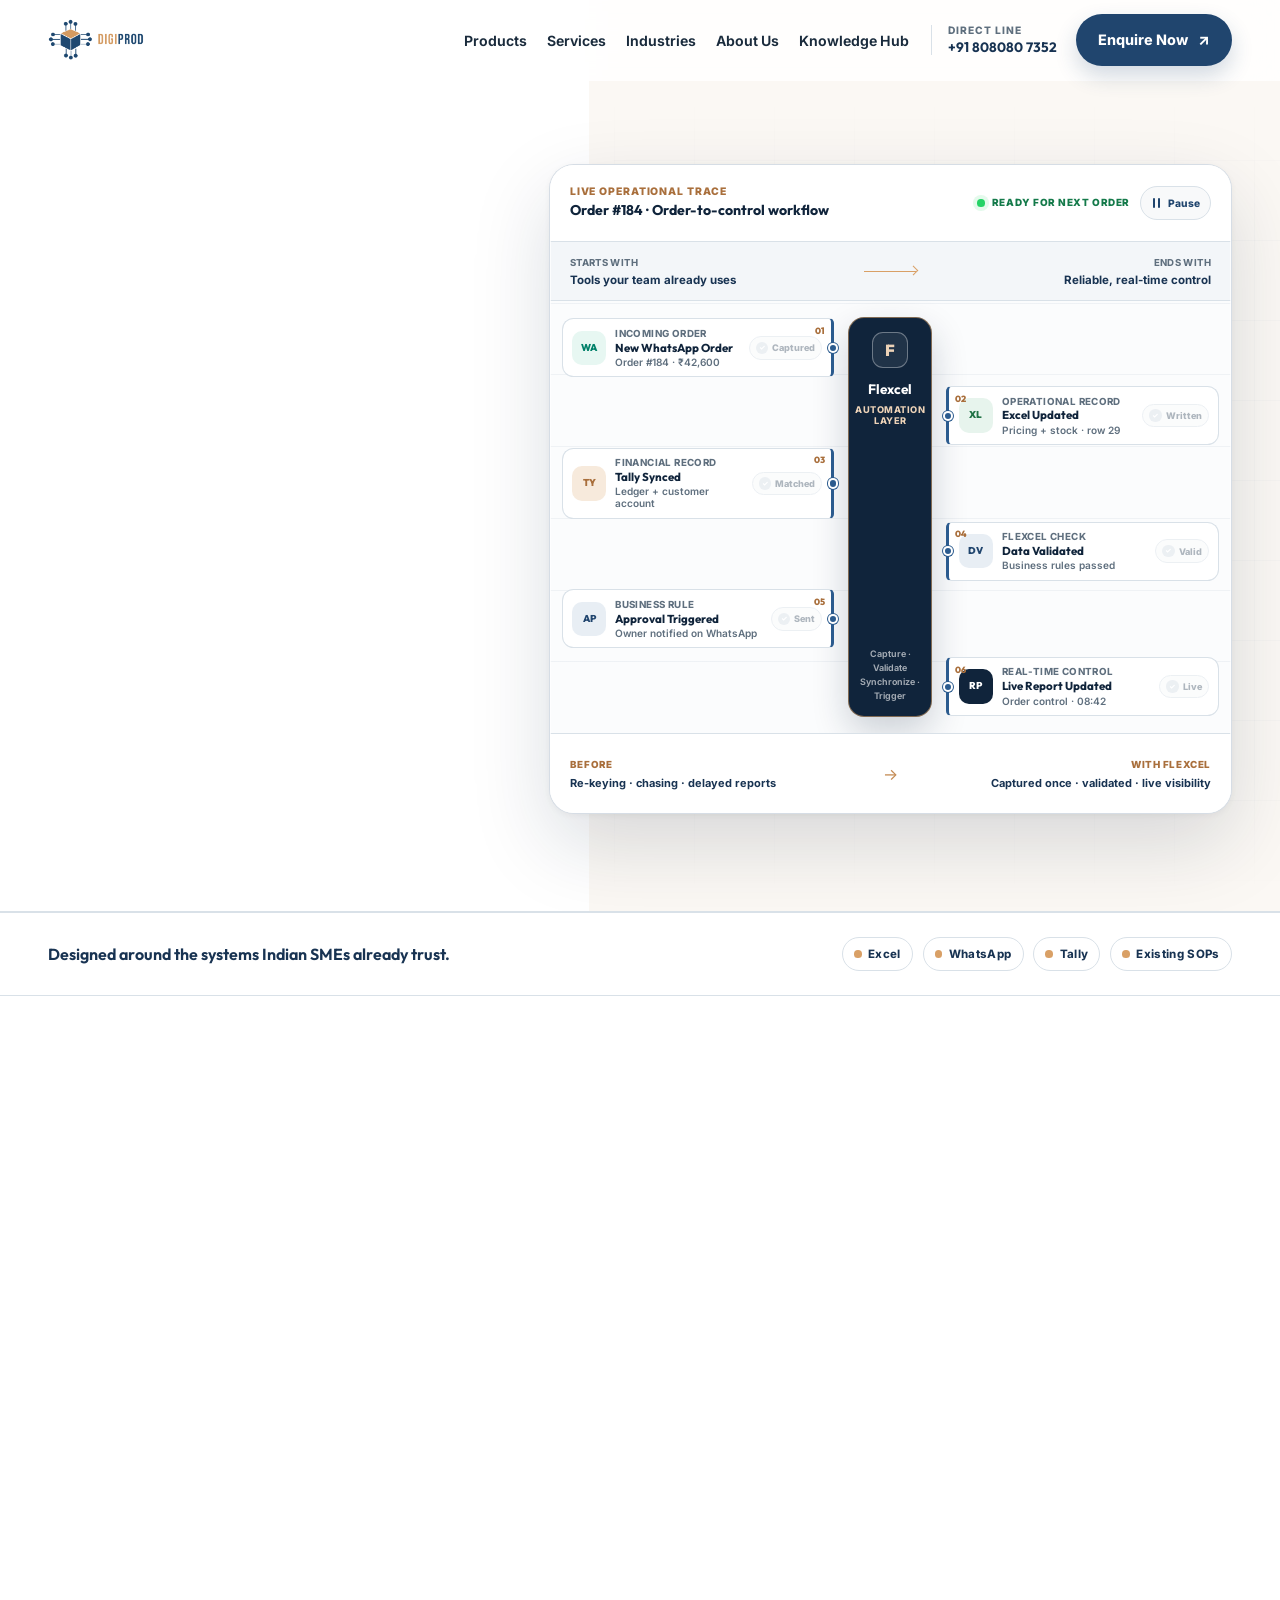
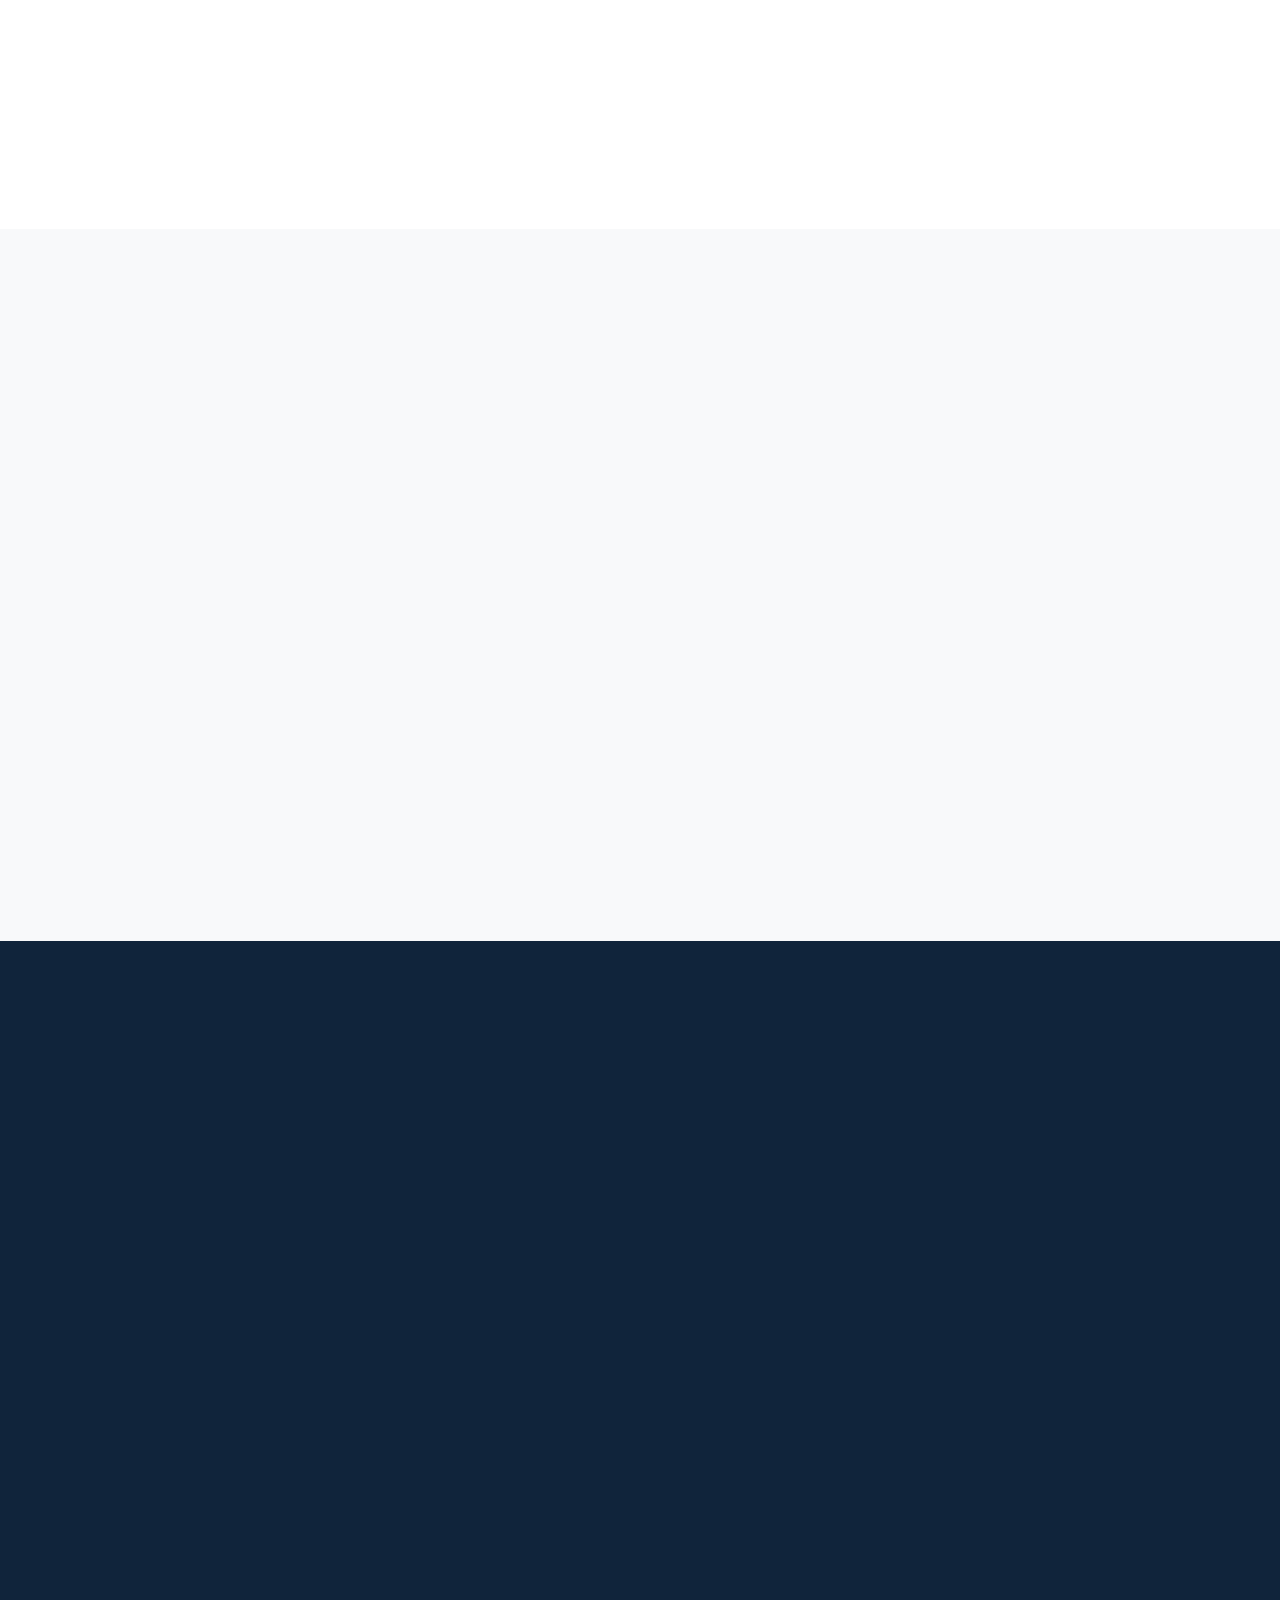
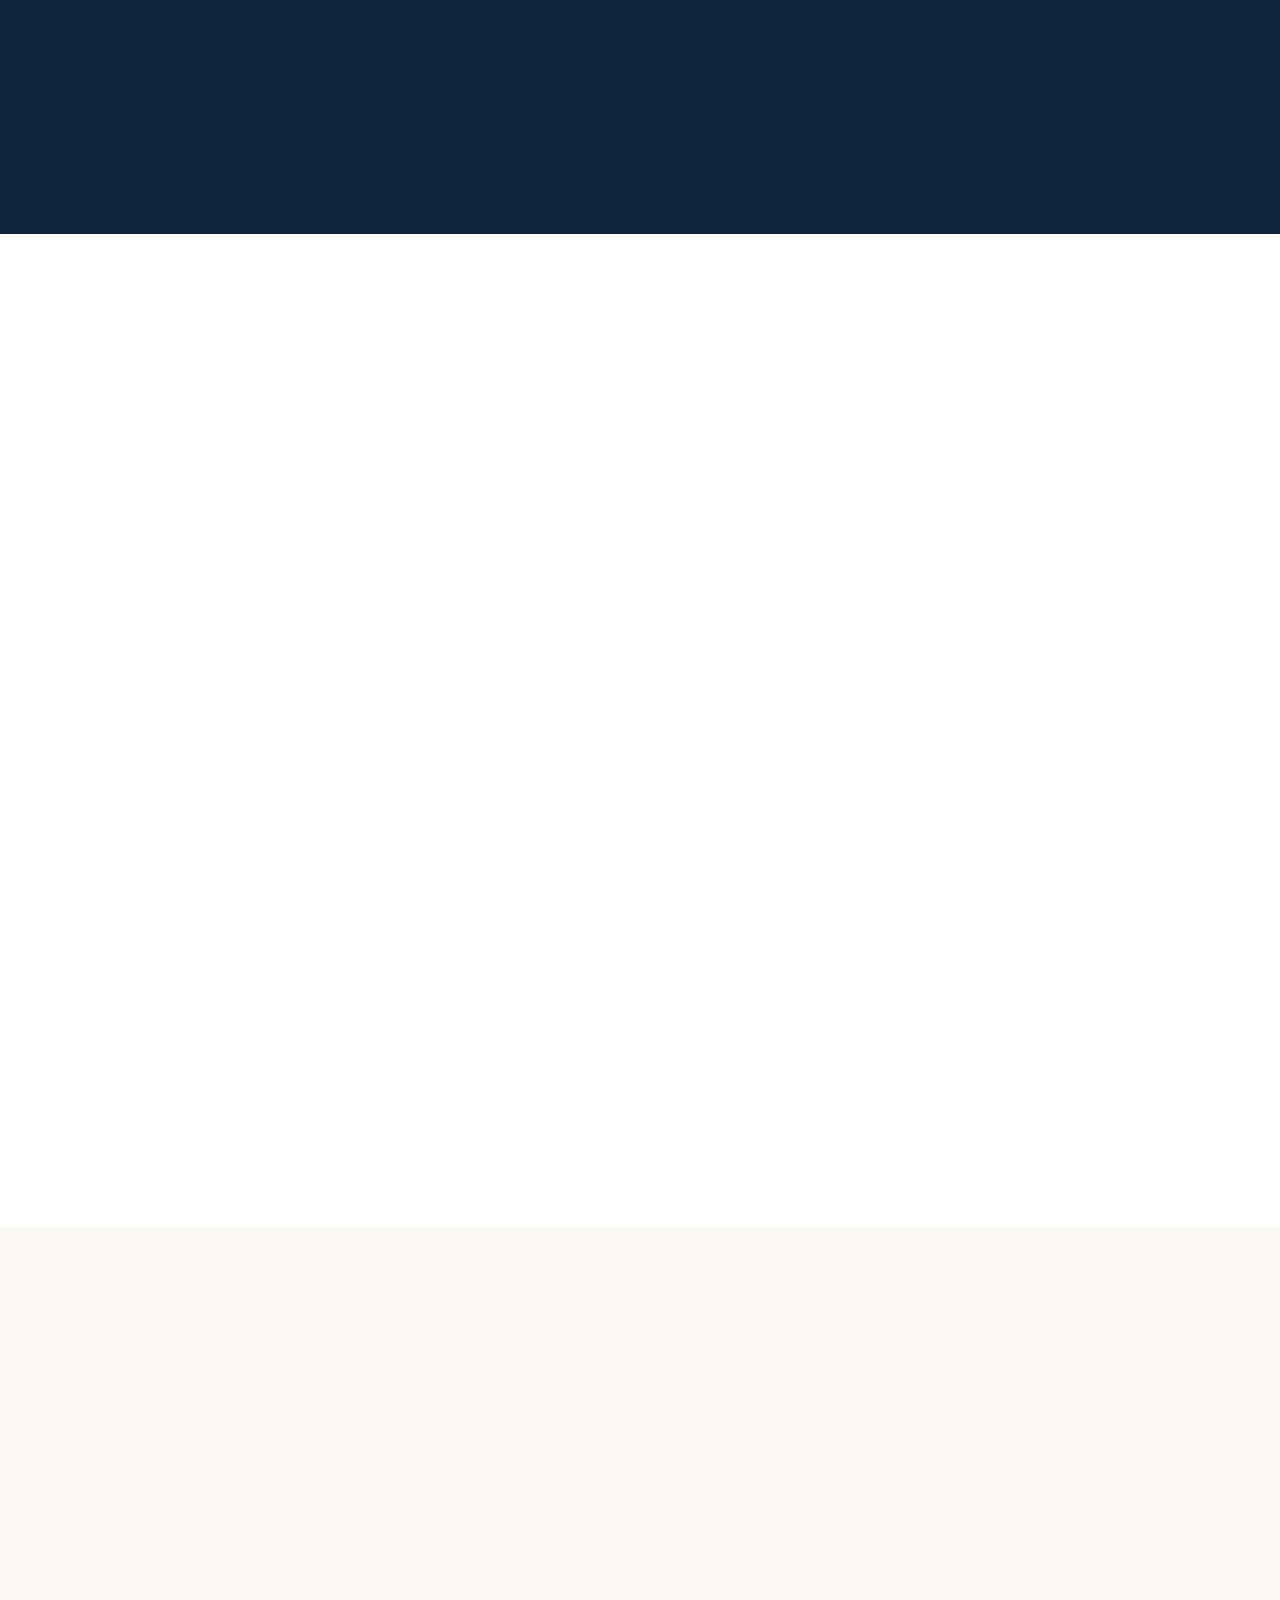
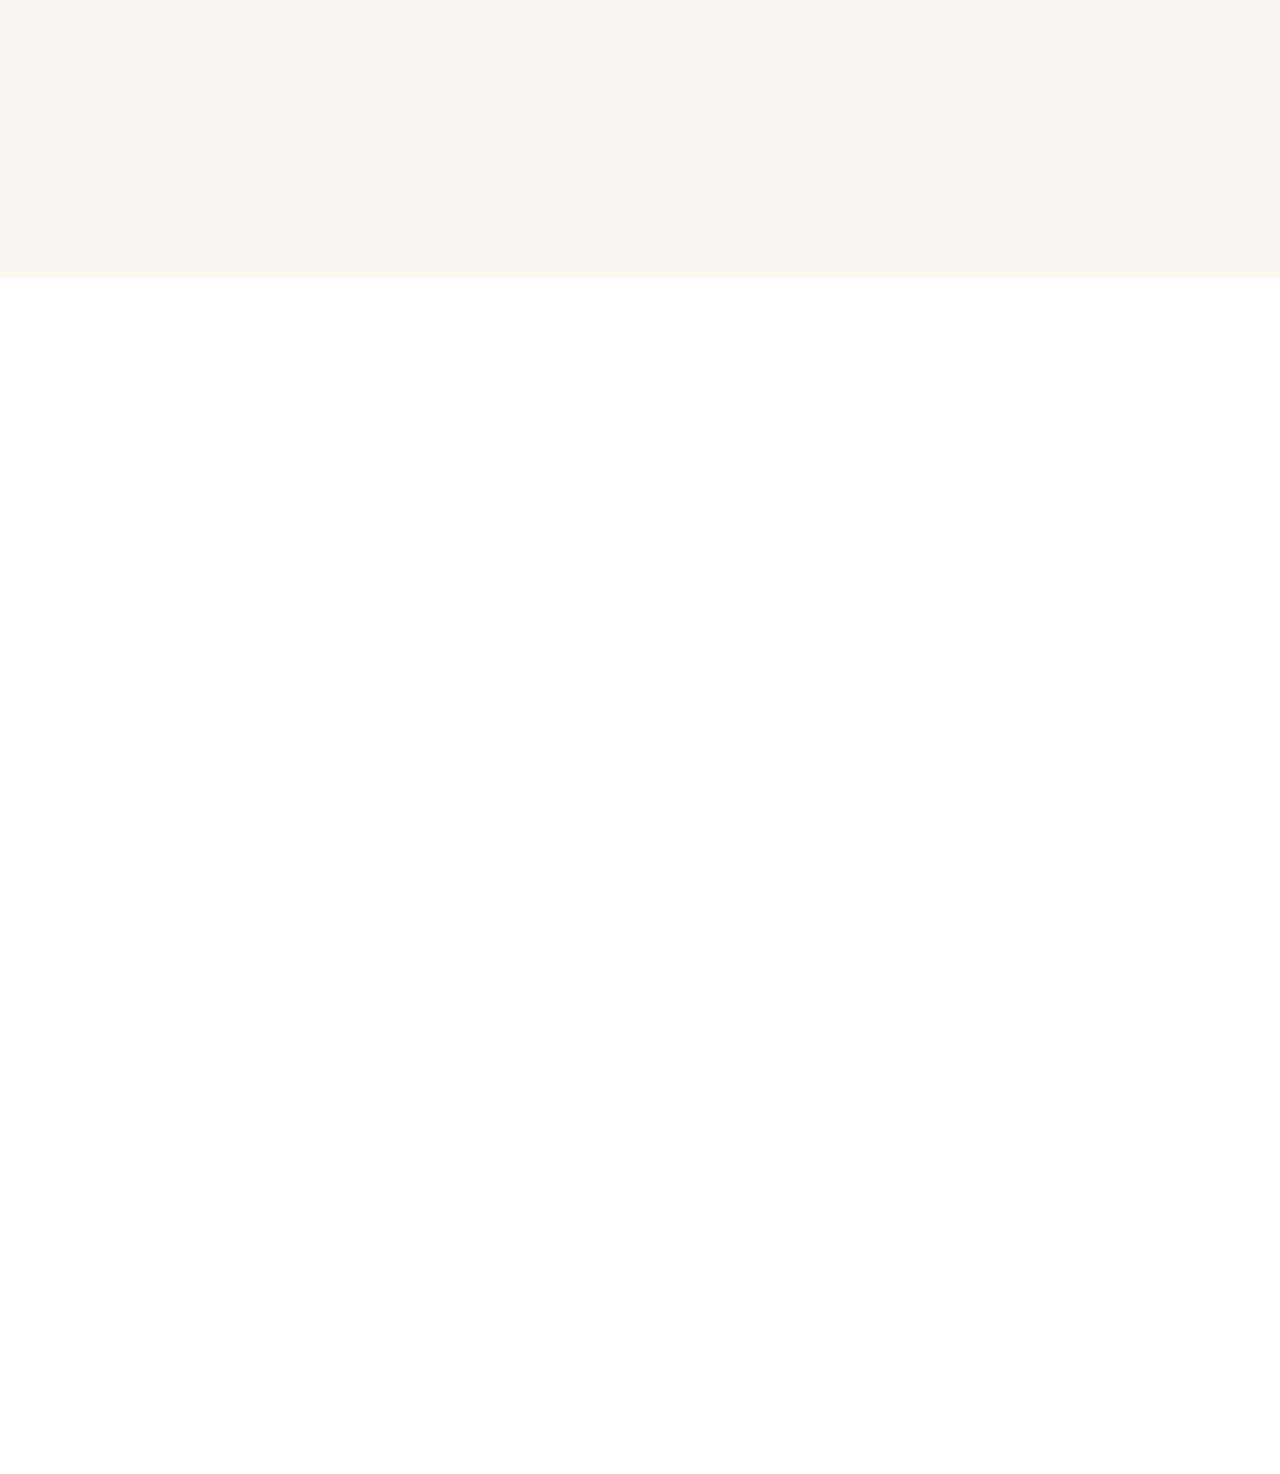
<file: index.html>
<!DOCTYPE html>
<html lang="en">
<head>
  <meta charset="utf-8">
  <meta name="viewport" content="width=device-width, initial-scale=1">
  <meta http-equiv="refresh" content="0; url=./home/index.html">
  <title>DigiProd Redesign</title>
  <style>
    body { display: grid; min-height: 100vh; margin: 0; place-items: center; background: #f8f9fa; color: #183352; font: 600 1rem/1.5 system-ui, sans-serif; }
    a { color: #20456e; text-underline-offset: .2em; }
  </style>
</head>
<body>
  <p>Opening the <a href="./home/index.html">DigiProd Home page</a>…</p>
</body>
</html>
</file>
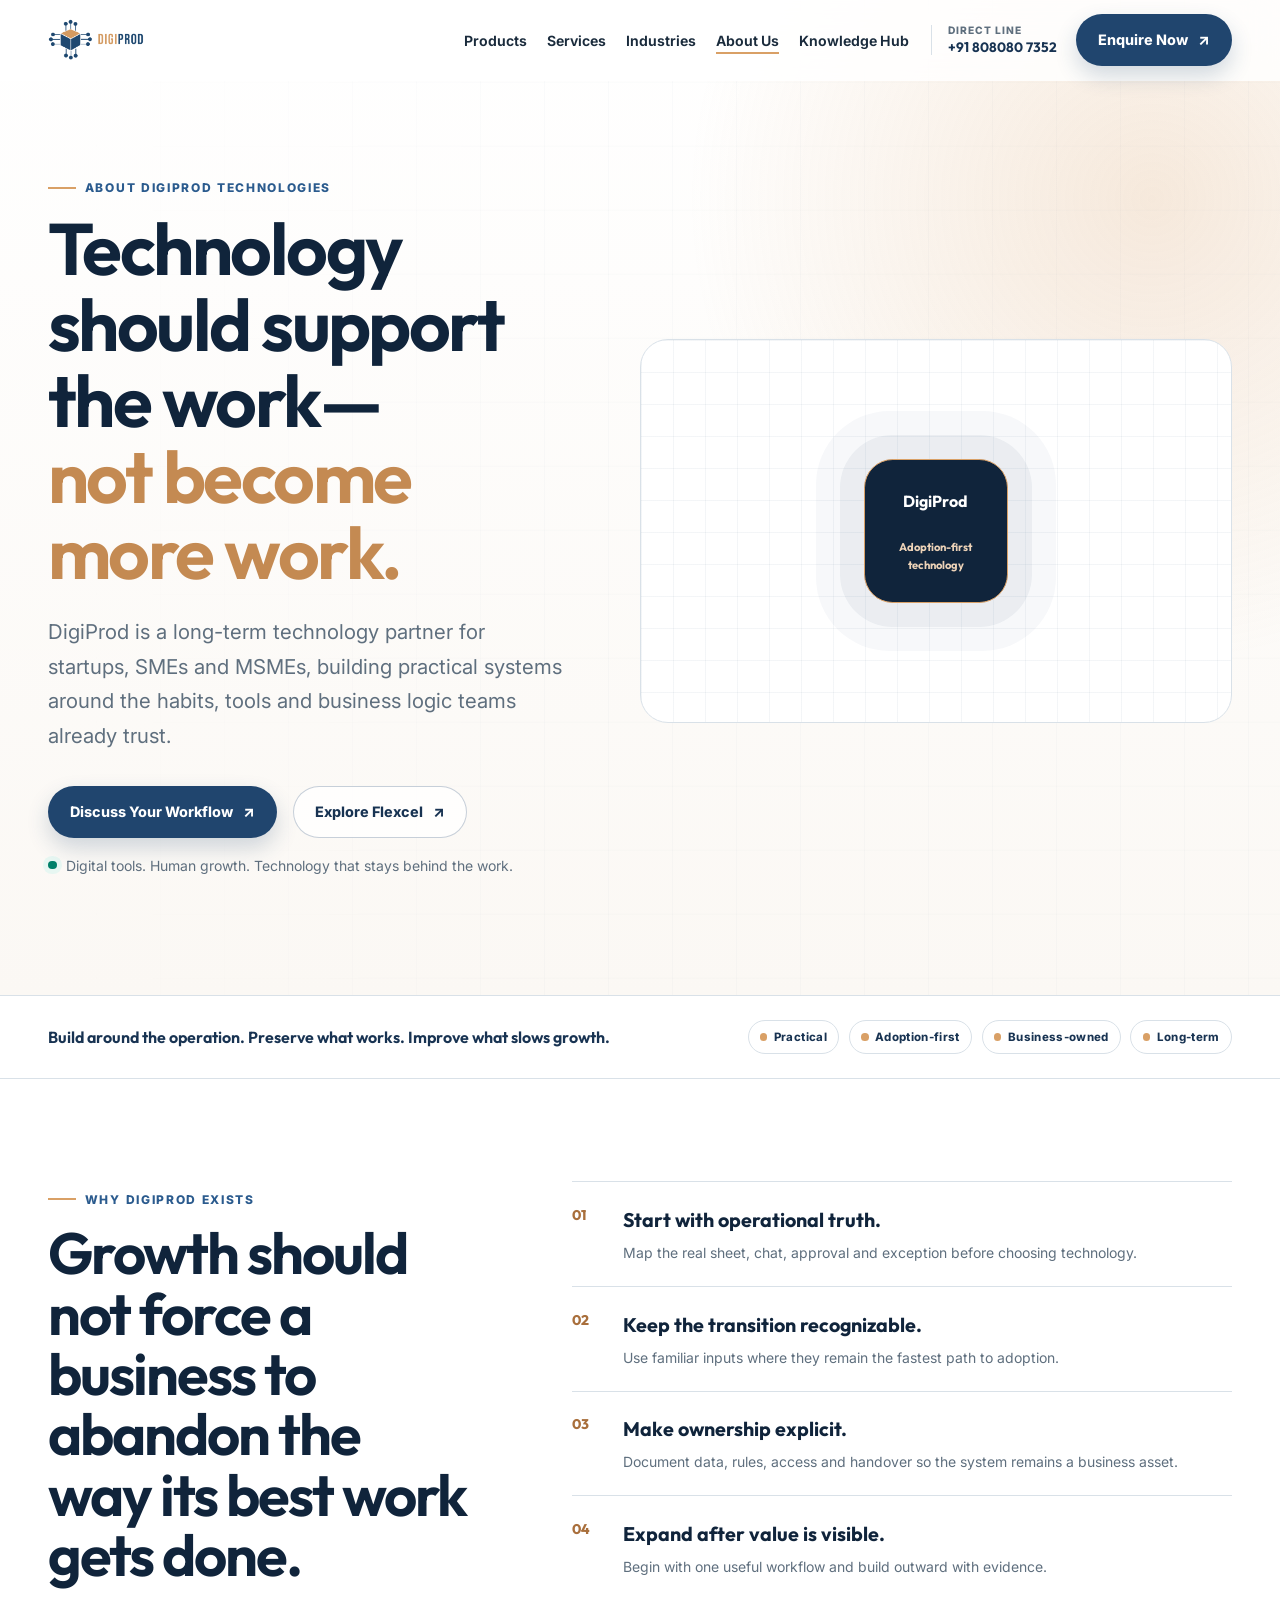
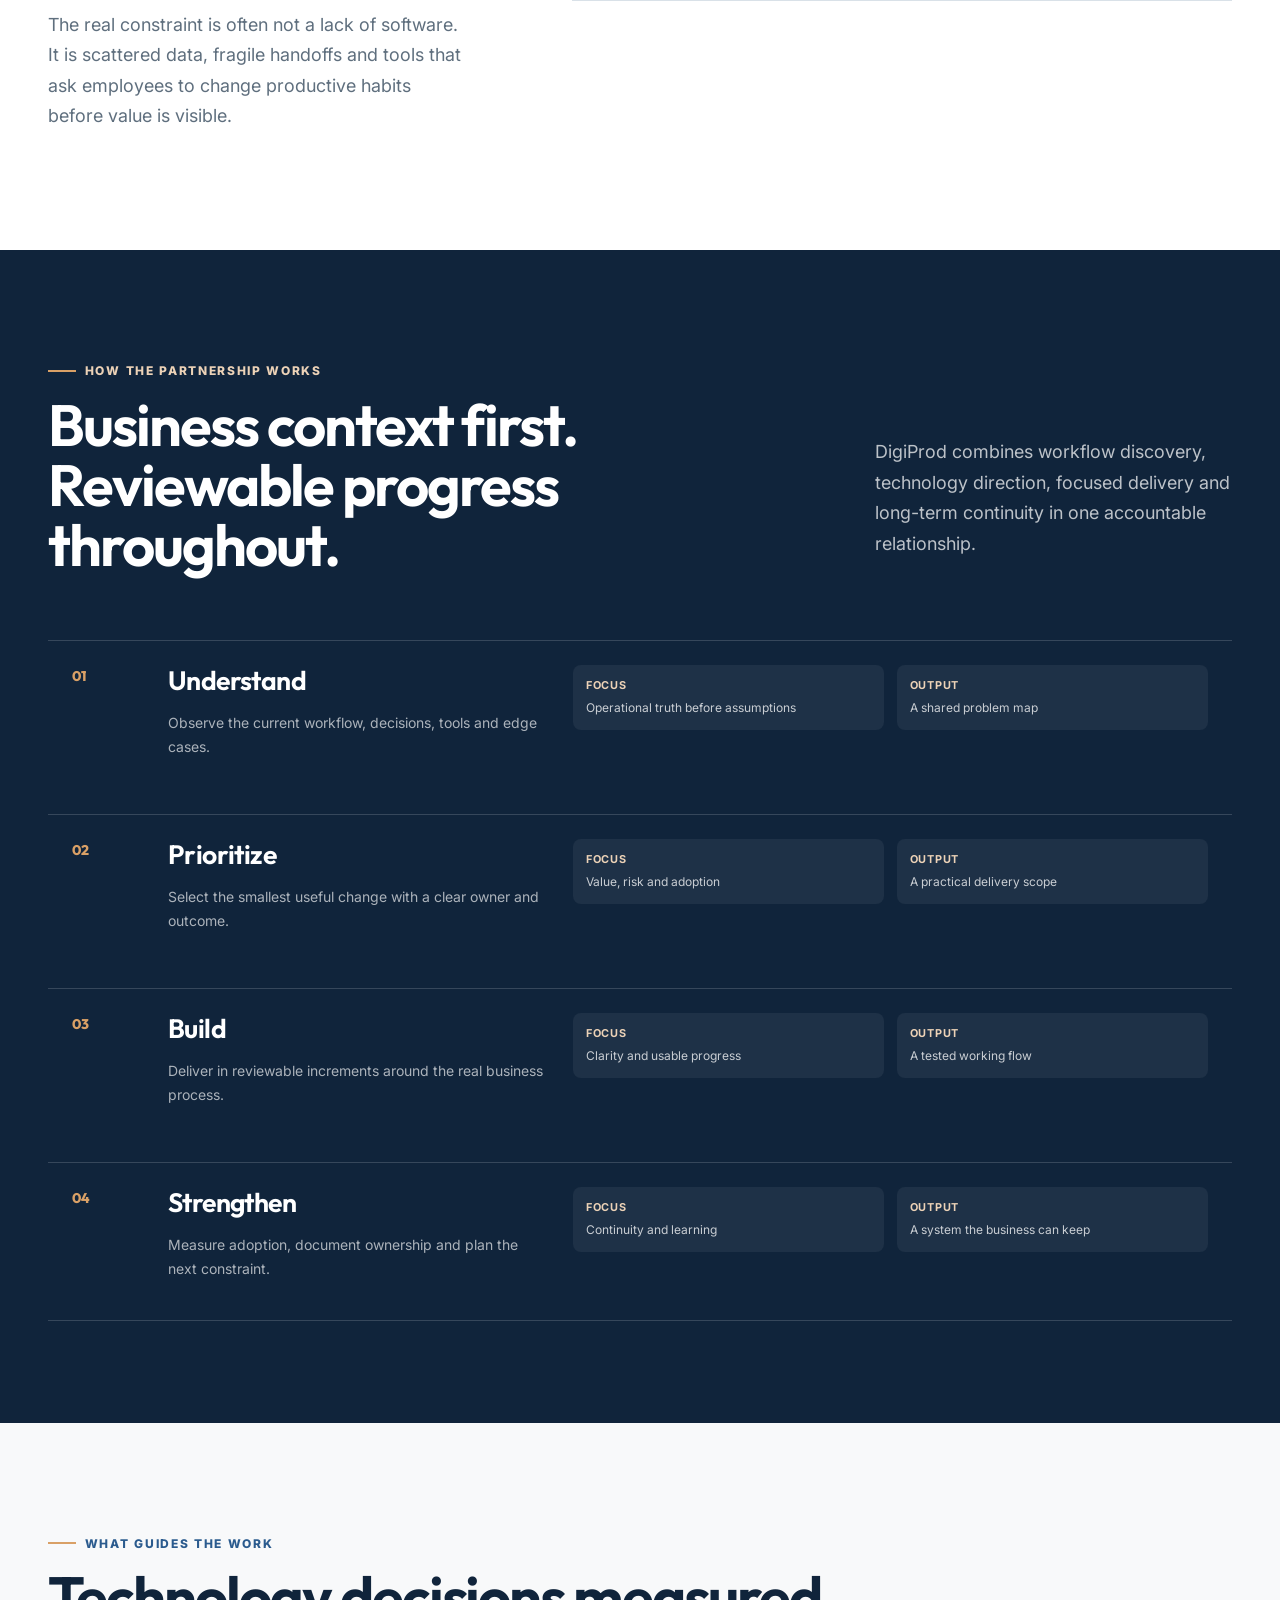
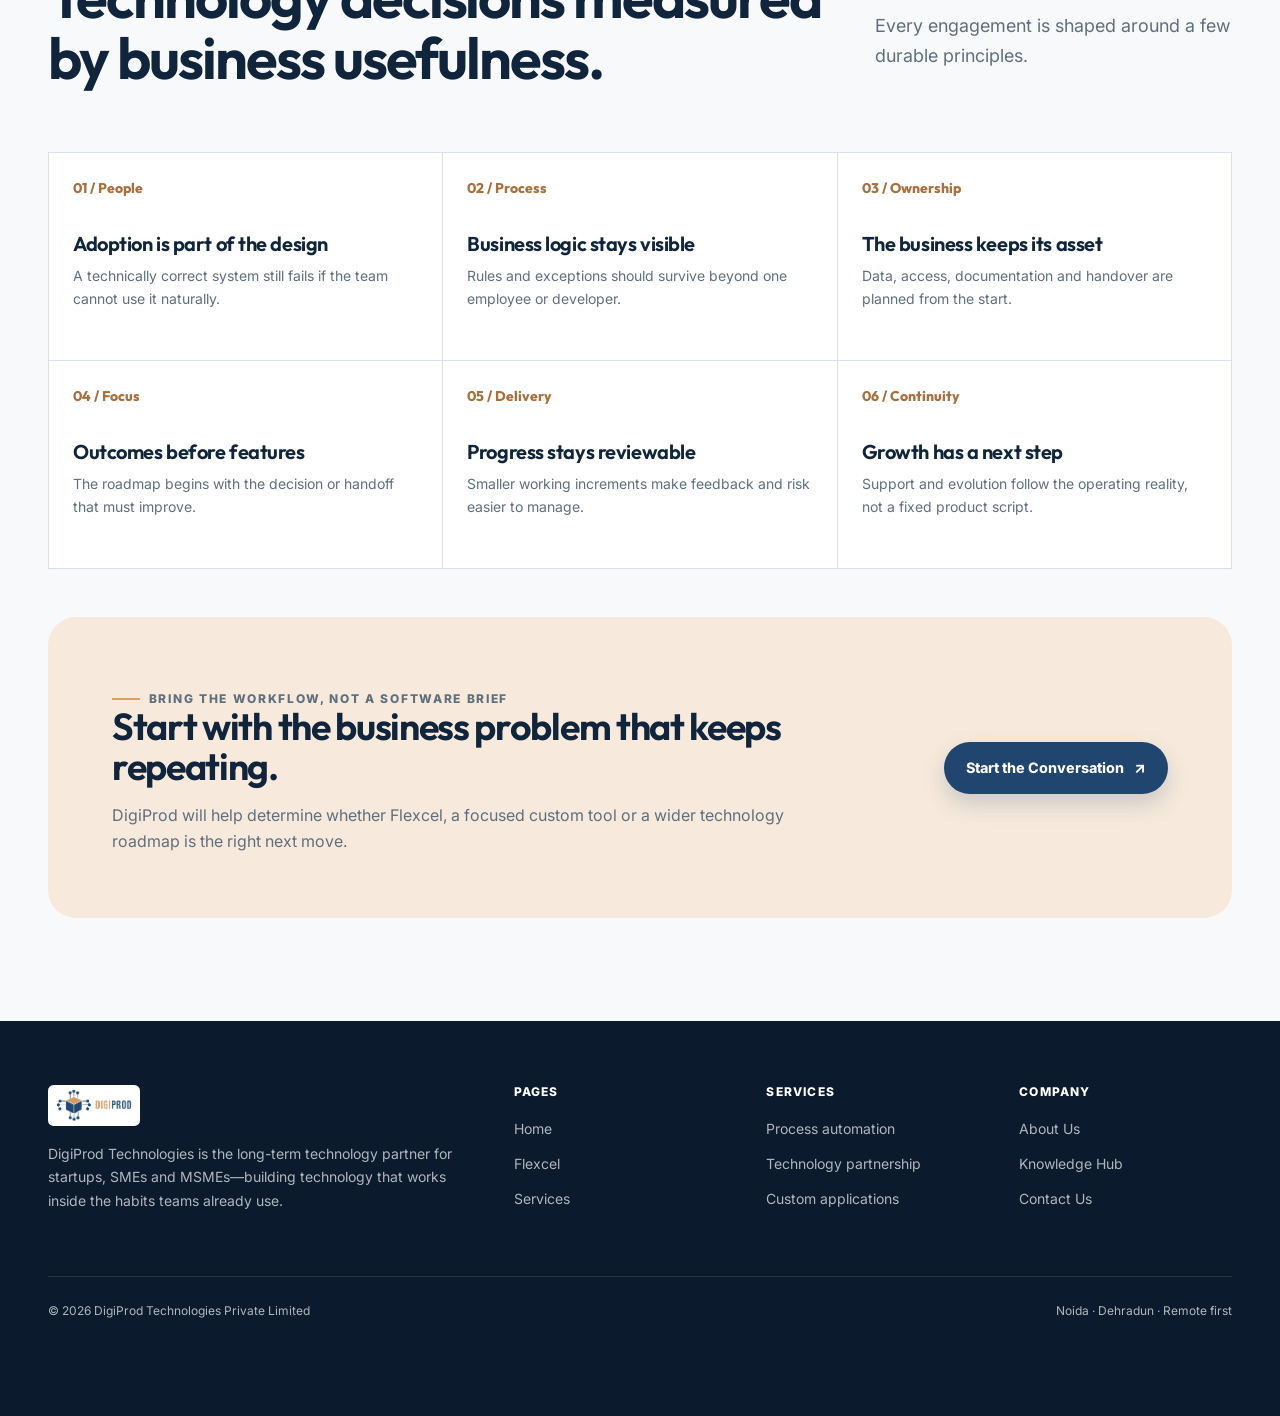
<file: about/index.html>
<!DOCTYPE html>
<html lang="en">
<head>
  <meta charset="utf-8">
  <meta name="viewport" content="width=device-width, initial-scale=1">
  <meta name="description" content="Meet DigiProd Technologies, the adoption-first technology partner behind Flexcel and practical business automation for growing teams.">
  <title>About DigiProd — Technology That Works Behind the Work</title>
  <link rel="icon" href="../assets/images/favicon.png" type="image/png">
  <link rel="stylesheet" href="../styles/tokens.css">
  <link rel="stylesheet" href="../styles/global.css">
  <link rel="stylesheet" href="../styles/components.css">
  <link rel="stylesheet" href="../styles/responsive.css">
</head>
<body data-page="About Us">
  <a class="skip-link" href="#main">Skip to main content</a>

  <header class="site-header" aria-label="Site header">
    <div class="container nav-shell">
      <a class="brand" href="../home/index.html" aria-label="DigiProd home"><img src="../assets/images/digiprod-logo.png" alt="DigiProd"></a>
      <nav class="desktop-nav" aria-label="Primary navigation">
        <ul class="nav-list">
          <li><a class="nav-link" href="../flexcel/index.html">Products</a></li>
          <li><a class="nav-link" href="../services/index.html">Services</a></li>
          <li><a class="nav-link" href="../services/index.html#industries">Industries</a></li>
          <li><a class="nav-link" href="../about/index.html" aria-current="page">About Us</a></li>
          <li><a class="nav-link" href="../knowledge-hub/index.html">Knowledge Hub</a></li>
        </ul>
        <a class="direct-line" href="tel:+918080807352"><span>Direct&nbsp;line</span><strong>+91&nbsp;808080&nbsp;7352</strong></a>
        <a class="button button--primary" href="../home/index.html#enquiry">Enquire Now</a>
      </nav>
      <button class="menu-toggle" type="button" aria-expanded="false" aria-controls="mobile-menu" aria-label="Open navigation menu"><span></span><span></span><span></span></button>
    </div>
  </header>

  <nav class="mobile-drawer" id="mobile-menu" aria-label="Mobile navigation" hidden>
    <ul class="mobile-nav-list">
      <li><a href="../home/index.html">Home <span aria-hidden="true">→</span></a></li>
      <li><a href="../flexcel/index.html">Products / Flexcel <span aria-hidden="true">→</span></a></li>
      <li><a href="../services/index.html">Services <span aria-hidden="true">→</span></a></li>
      <li><a href="../services/index.html#industries">Industries <span aria-hidden="true">→</span></a></li>
      <li><a href="../about/index.html" aria-current="page">About Us <span aria-hidden="true">→</span></a></li>
      <li><a href="../knowledge-hub/index.html">Knowledge Hub <span aria-hidden="true">→</span></a></li>
    </ul>
    <div class="mobile-drawer__actions"><a class="button button--primary" href="../home/index.html#enquiry">Start an enquiry</a><a class="button button--secondary" href="tel:+918080807352">Call&nbsp;+91&nbsp;808080&nbsp;7352</a></div>
  </nav>

  <main id="main" tabindex="-1">
    <section class="hero page-hero" aria-labelledby="about-hero-title">
      <div class="container hero-grid">
        <div class="hero-copy" data-reveal>
          <p class="eyebrow">About DigiProd Technologies</p>
          <h1 id="about-hero-title">Technology should support the work—<span>not become more work.</span></h1>
          <p class="lead">DigiProd is a long-term technology partner for startups, SMEs and MSMEs, building practical systems around the habits, tools and business logic teams already trust.</p>
          <div class="hero-actions"><a class="button button--primary" href="../home/index.html#enquiry">Discuss Your Workflow</a><a class="button button--secondary" href="../flexcel/index.html">Explore Flexcel</a></div>
          <p class="cta-note">Digital tools. Human growth. Technology that stays behind the work.</p>
        </div>
        <div class="ownership-visual" data-reveal role="img" aria-label="DigiProd protects business process and data ownership">
          <div class="data-vault">DigiProd<span>Adoption-first technology</span></div>
        </div>
      </div>
    </section>

    <aside class="trust-ribbon" aria-label="DigiProd operating principles"><div class="container trust-ribbon__inner"><p>Build around the operation. Preserve what works. Improve what slows growth.</p><div class="tool-chips"><span class="tool-chip">Practical</span><span class="tool-chip">Adoption-first</span><span class="tool-chip">Business-owned</span><span class="tool-chip">Long-term</span></div></div></aside>

    <section class="section" aria-labelledby="about-story-title">
      <div class="container editorial-split">
        <div class="sticky-copy" data-reveal><p class="eyebrow">Why DigiProd exists</p><h2 id="about-story-title">Growth should not force a business to abandon the way its best work gets done.</h2><p class="lead">The real constraint is often not a lack of software. It is scattered data, fragile handoffs and tools that ask employees to change productive habits before value is visible.</p></div>
        <ol class="pain-list" data-reveal>
          <li><div><strong>Start with operational truth.</strong><span>Map the real sheet, chat, approval and exception before choosing technology.</span></div></li>
          <li><div><strong>Keep the transition recognizable.</strong><span>Use familiar inputs where they remain the fastest path to adoption.</span></div></li>
          <li><div><strong>Make ownership explicit.</strong><span>Document data, rules, access and handover so the system remains a business asset.</span></div></li>
          <li><div><strong>Expand after value is visible.</strong><span>Begin with one useful workflow and build outward with evidence.</span></div></li>
        </ol>
      </div>
    </section>

    <section class="section section--navy" aria-labelledby="about-method-title">
      <div class="container">
        <div class="section-head"><div data-reveal><p class="eyebrow">How the partnership works</p><h2 id="about-method-title">Business context first. Reviewable progress throughout.</h2></div><p class="lead" data-reveal>DigiProd combines workflow discovery, technology direction, focused delivery and long-term continuity in one accountable relationship.</p></div>
        <div class="journey" data-reveal>
          <article class="journey-step"><span class="journey-step__number">01</span><div><h3>Understand</h3><p>Observe the current workflow, decisions, tools and edge cases.</p></div><div class="journey-meta"><div><strong>Focus</strong><span>Operational truth before assumptions</span></div><div><strong>Output</strong><span>A shared problem map</span></div></div></article>
          <article class="journey-step"><span class="journey-step__number">02</span><div><h3>Prioritize</h3><p>Select the smallest useful change with a clear owner and outcome.</p></div><div class="journey-meta"><div><strong>Focus</strong><span>Value, risk and adoption</span></div><div><strong>Output</strong><span>A practical delivery scope</span></div></div></article>
          <article class="journey-step"><span class="journey-step__number">03</span><div><h3>Build</h3><p>Deliver in reviewable increments around the real business process.</p></div><div class="journey-meta"><div><strong>Focus</strong><span>Clarity and usable progress</span></div><div><strong>Output</strong><span>A tested working flow</span></div></div></article>
          <article class="journey-step"><span class="journey-step__number">04</span><div><h3>Strengthen</h3><p>Measure adoption, document ownership and plan the next constraint.</p></div><div class="journey-meta"><div><strong>Focus</strong><span>Continuity and learning</span></div><div><strong>Output</strong><span>A system the business can keep</span></div></div></article>
        </div>
      </div>
    </section>

    <section class="section section--soft" aria-labelledby="about-principles-title">
      <div class="container"><div class="section-head"><div data-reveal><p class="eyebrow">What guides the work</p><h2 id="about-principles-title">Technology decisions measured by business usefulness.</h2></div><p class="lead" data-reveal>Every engagement is shaped around a few durable principles.</p></div>
        <div class="outcome-grid" data-reveal>
          <article class="outcome-item"><span>01 / People</span><h3>Adoption is part of the design</h3><p>A technically correct system still fails if the team cannot use it naturally.</p></article>
          <article class="outcome-item"><span>02 / Process</span><h3>Business logic stays visible</h3><p>Rules and exceptions should survive beyond one employee or developer.</p></article>
          <article class="outcome-item"><span>03 / Ownership</span><h3>The business keeps its asset</h3><p>Data, access, documentation and handover are planned from the start.</p></article>
          <article class="outcome-item"><span>04 / Focus</span><h3>Outcomes before features</h3><p>The roadmap begins with the decision or handoff that must improve.</p></article>
          <article class="outcome-item"><span>05 / Delivery</span><h3>Progress stays reviewable</h3><p>Smaller working increments make feedback and risk easier to manage.</p></article>
          <article class="outcome-item"><span>06 / Continuity</span><h3>Growth has a next step</h3><p>Support and evolution follow the operating reality, not a fixed product script.</p></article>
        </div>
        <div class="conversion-band mt-6" data-reveal><div><p class="eyebrow">Bring the workflow, not a software brief</p><h2>Start with the business problem that keeps repeating.</h2><p>DigiProd will help determine whether Flexcel, a focused custom tool or a wider technology roadmap is the right next move.</p></div><a class="button button--primary" href="../home/index.html#enquiry">Start the Conversation</a></div>
      </div>
    </section>
  </main>

  <footer class="site-footer"><div class="container"><div class="footer-grid">
    <div class="footer-brand"><img src="../assets/images/digiprod-logo.png" alt="DigiProd"><p>DigiProd Technologies is the long-term technology partner for startups, SMEs and MSMEs—building technology that works inside the habits teams already use.</p></div>
    <div class="footer-col"><h3>Pages</h3><ul><li><a href="../home/index.html">Home</a></li><li><a href="../flexcel/index.html">Flexcel</a></li><li><a href="../services/index.html">Services</a></li></ul></div>
    <div class="footer-col"><h3>Services</h3><ul><li><a href="../services/index.html#catalogue">Process automation</a></li><li><a href="../services/index.html#models">Technology partnership</a></li><li><a href="../services/index.html#catalogue">Custom applications</a></li></ul></div>
    <div class="footer-col"><h3>Company</h3><ul><li><a href="../about/index.html">About Us</a></li><li><a href="../knowledge-hub/index.html">Knowledge Hub</a></li><li><a href="../home/index.html#enquiry">Contact Us</a></li></ul></div>
  </div><div class="footer-bottom"><span>© 2026 DigiProd Technologies Private Limited</span><span>Noida · Dehradun · Remote first</span></div></div></footer>
  <section class="mobile-enquiry-bar" aria-label="Quick enquiry action"><a class="button button--primary" href="../home/index.html#enquiry">Discuss Your Workflow</a></section>
  <script src="../scripts/navigation.js" defer></script><script src="../scripts/motion.js" defer></script><script src="../scripts/pages.js" defer></script>
</body>
</html>
</file>
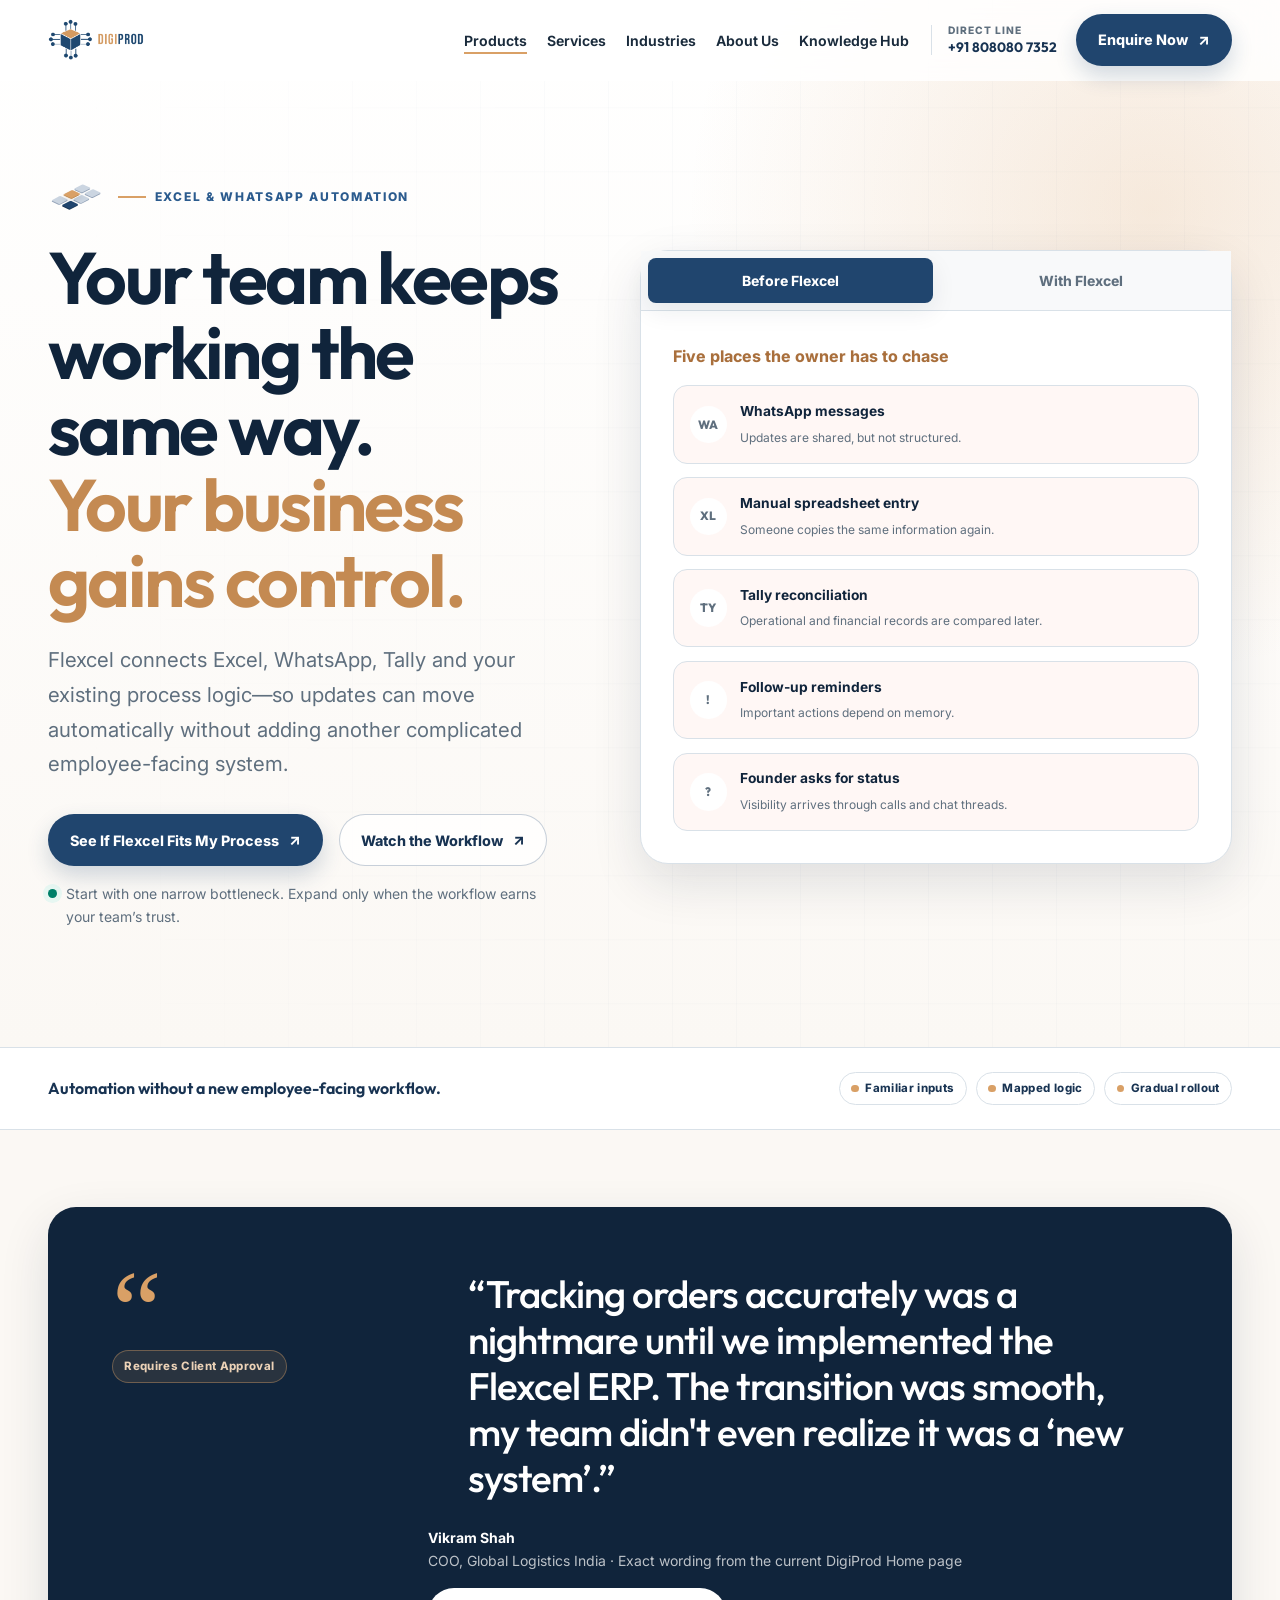
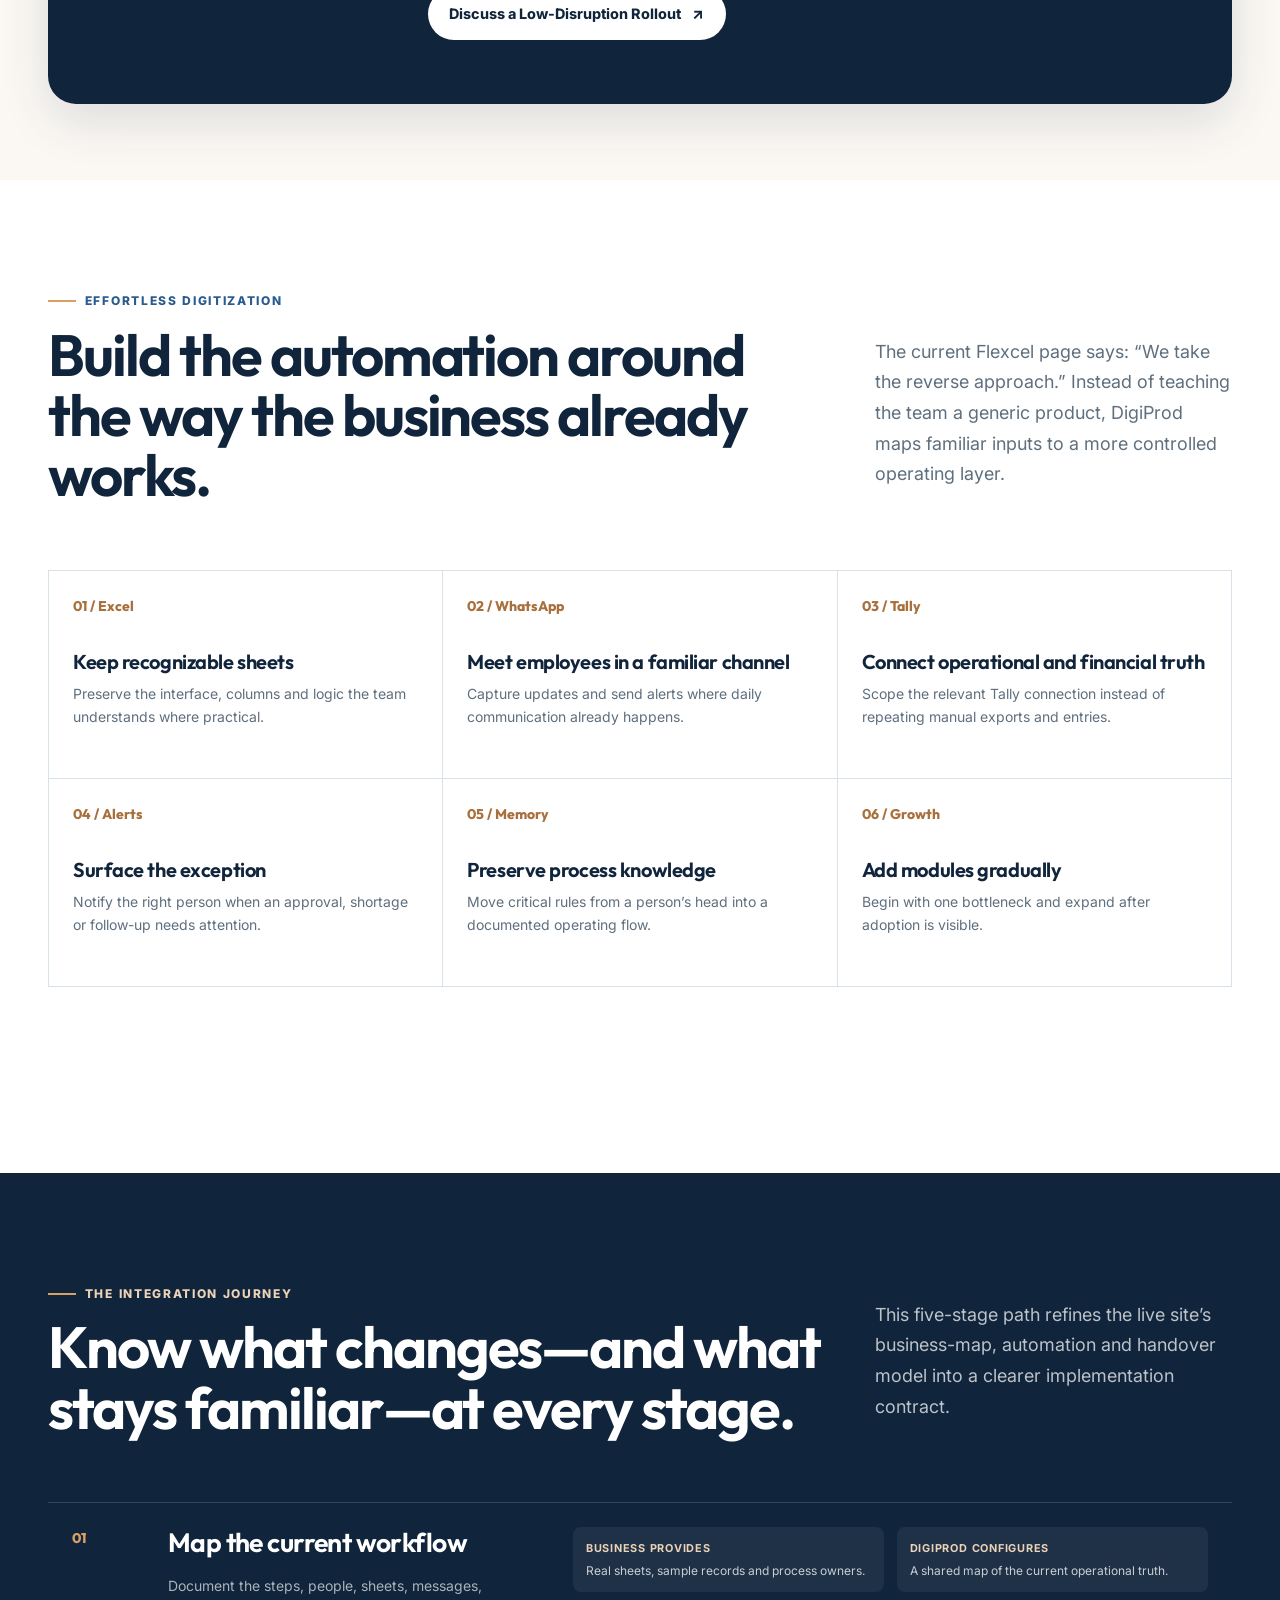
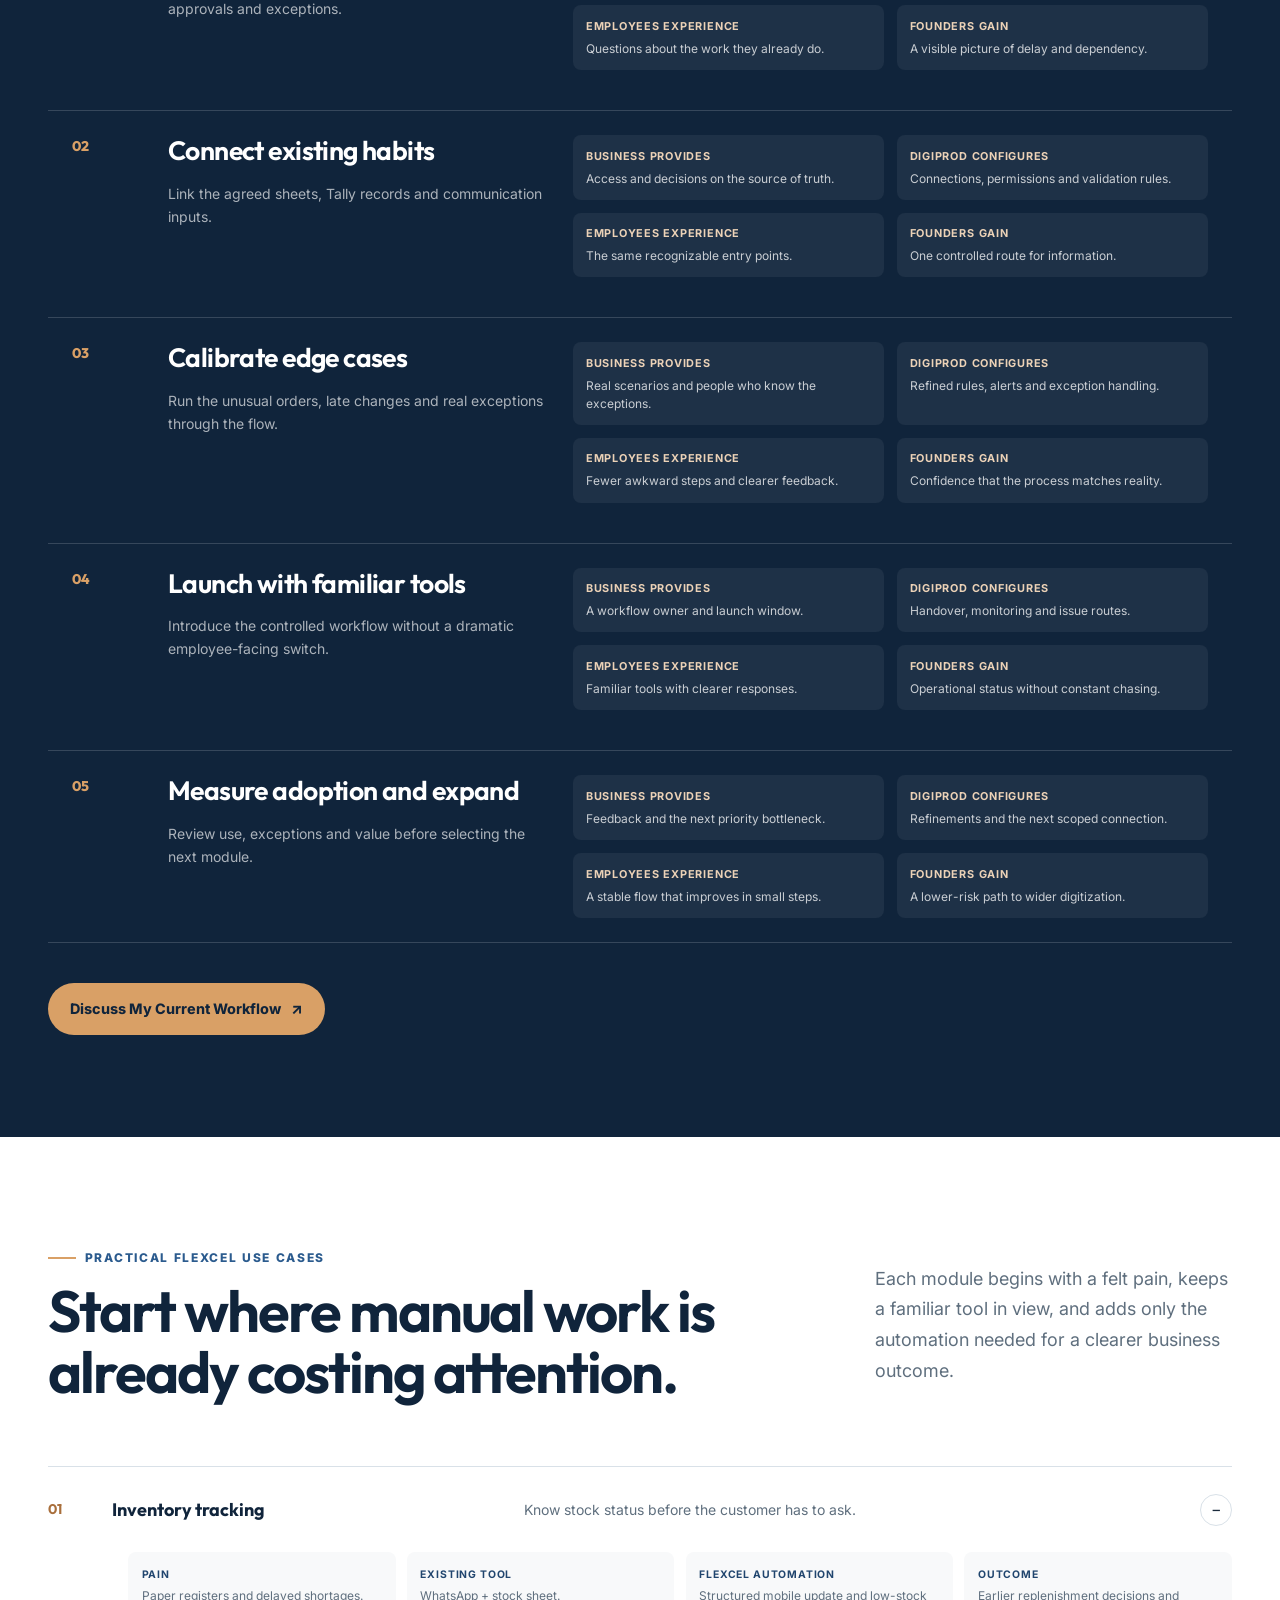
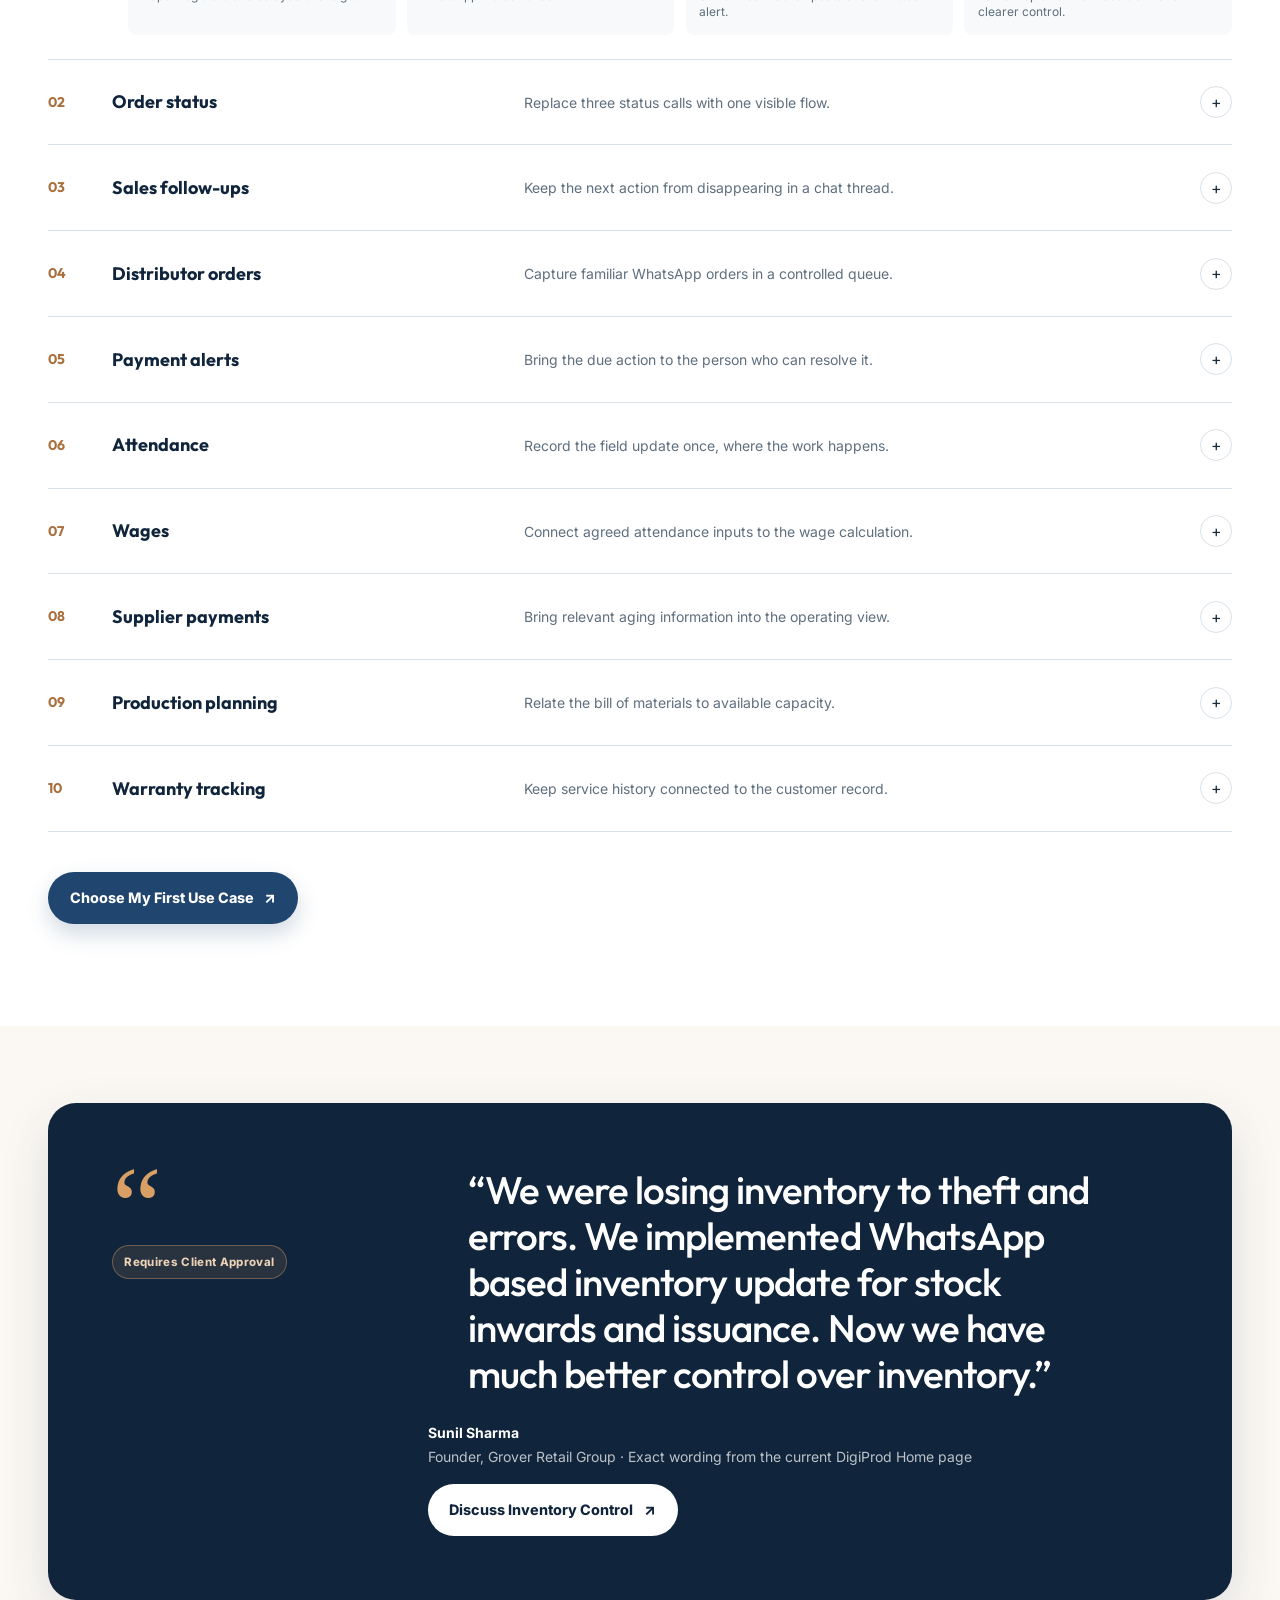
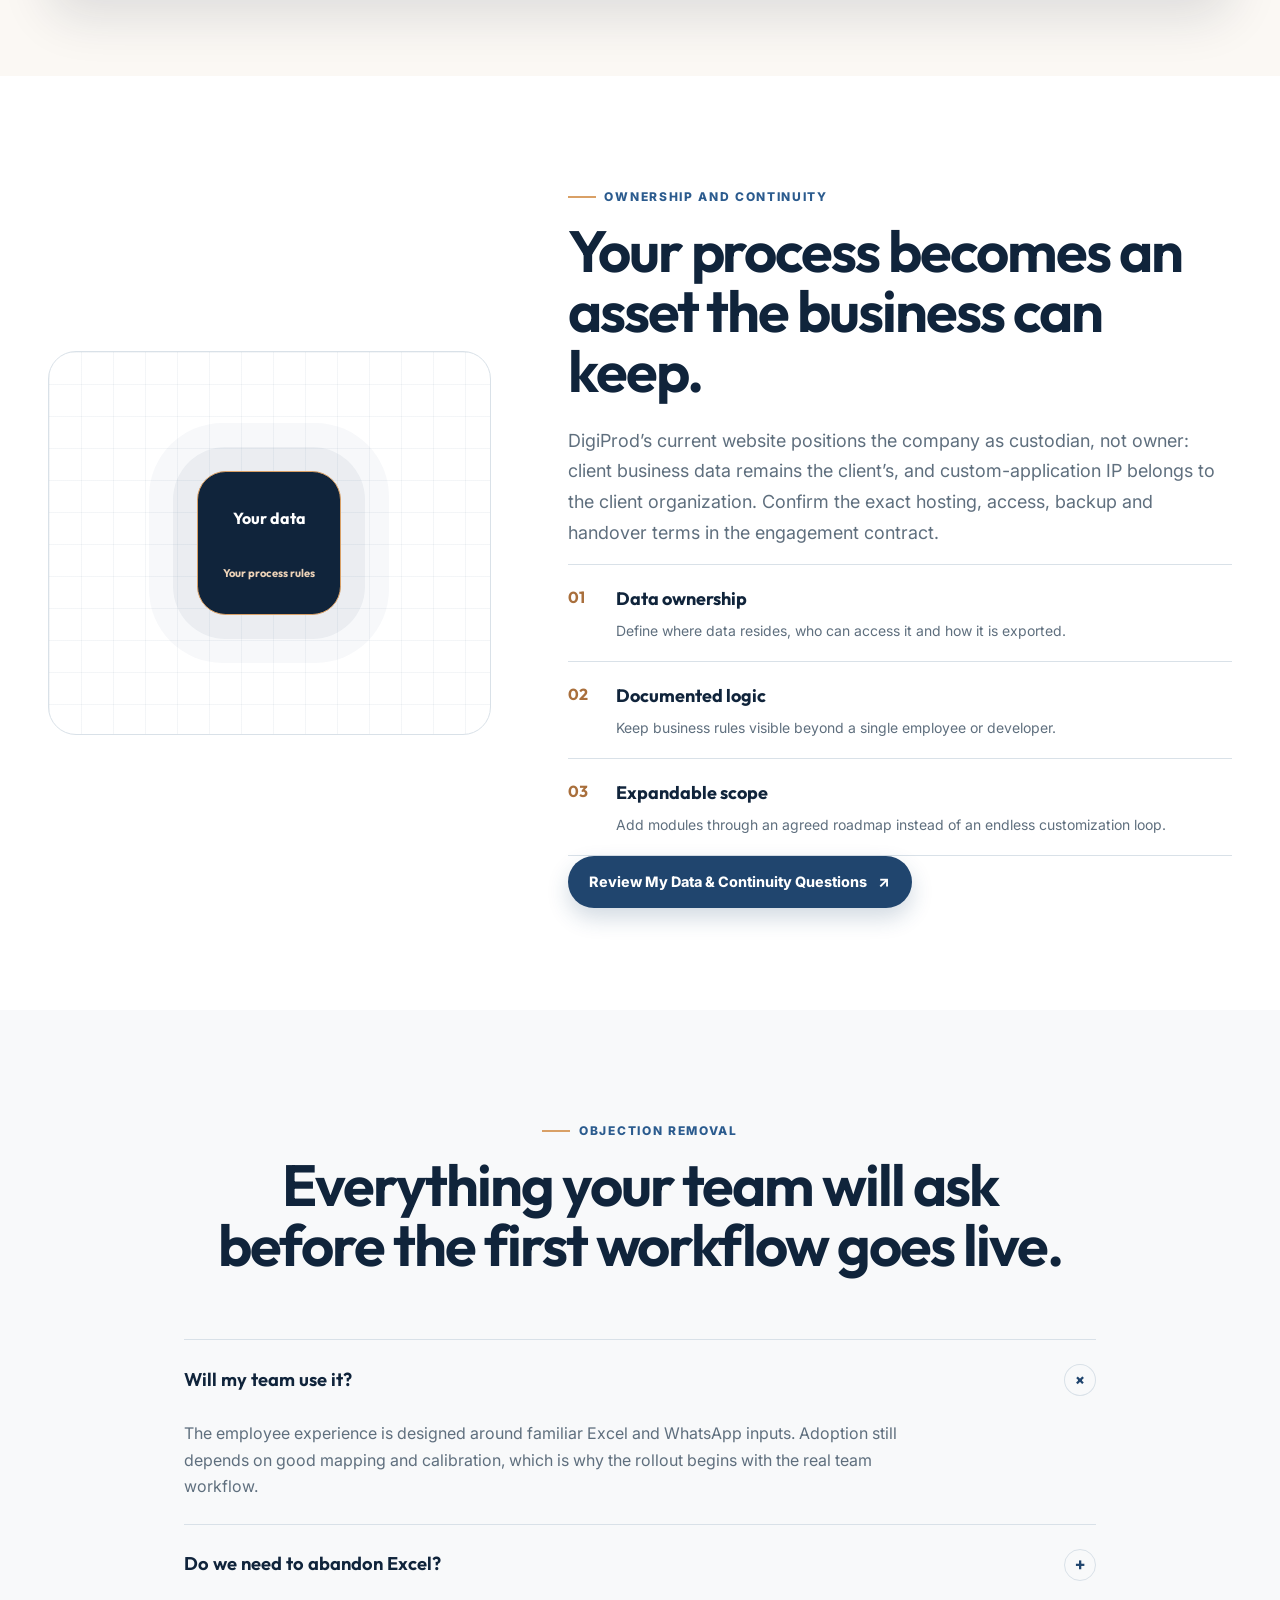
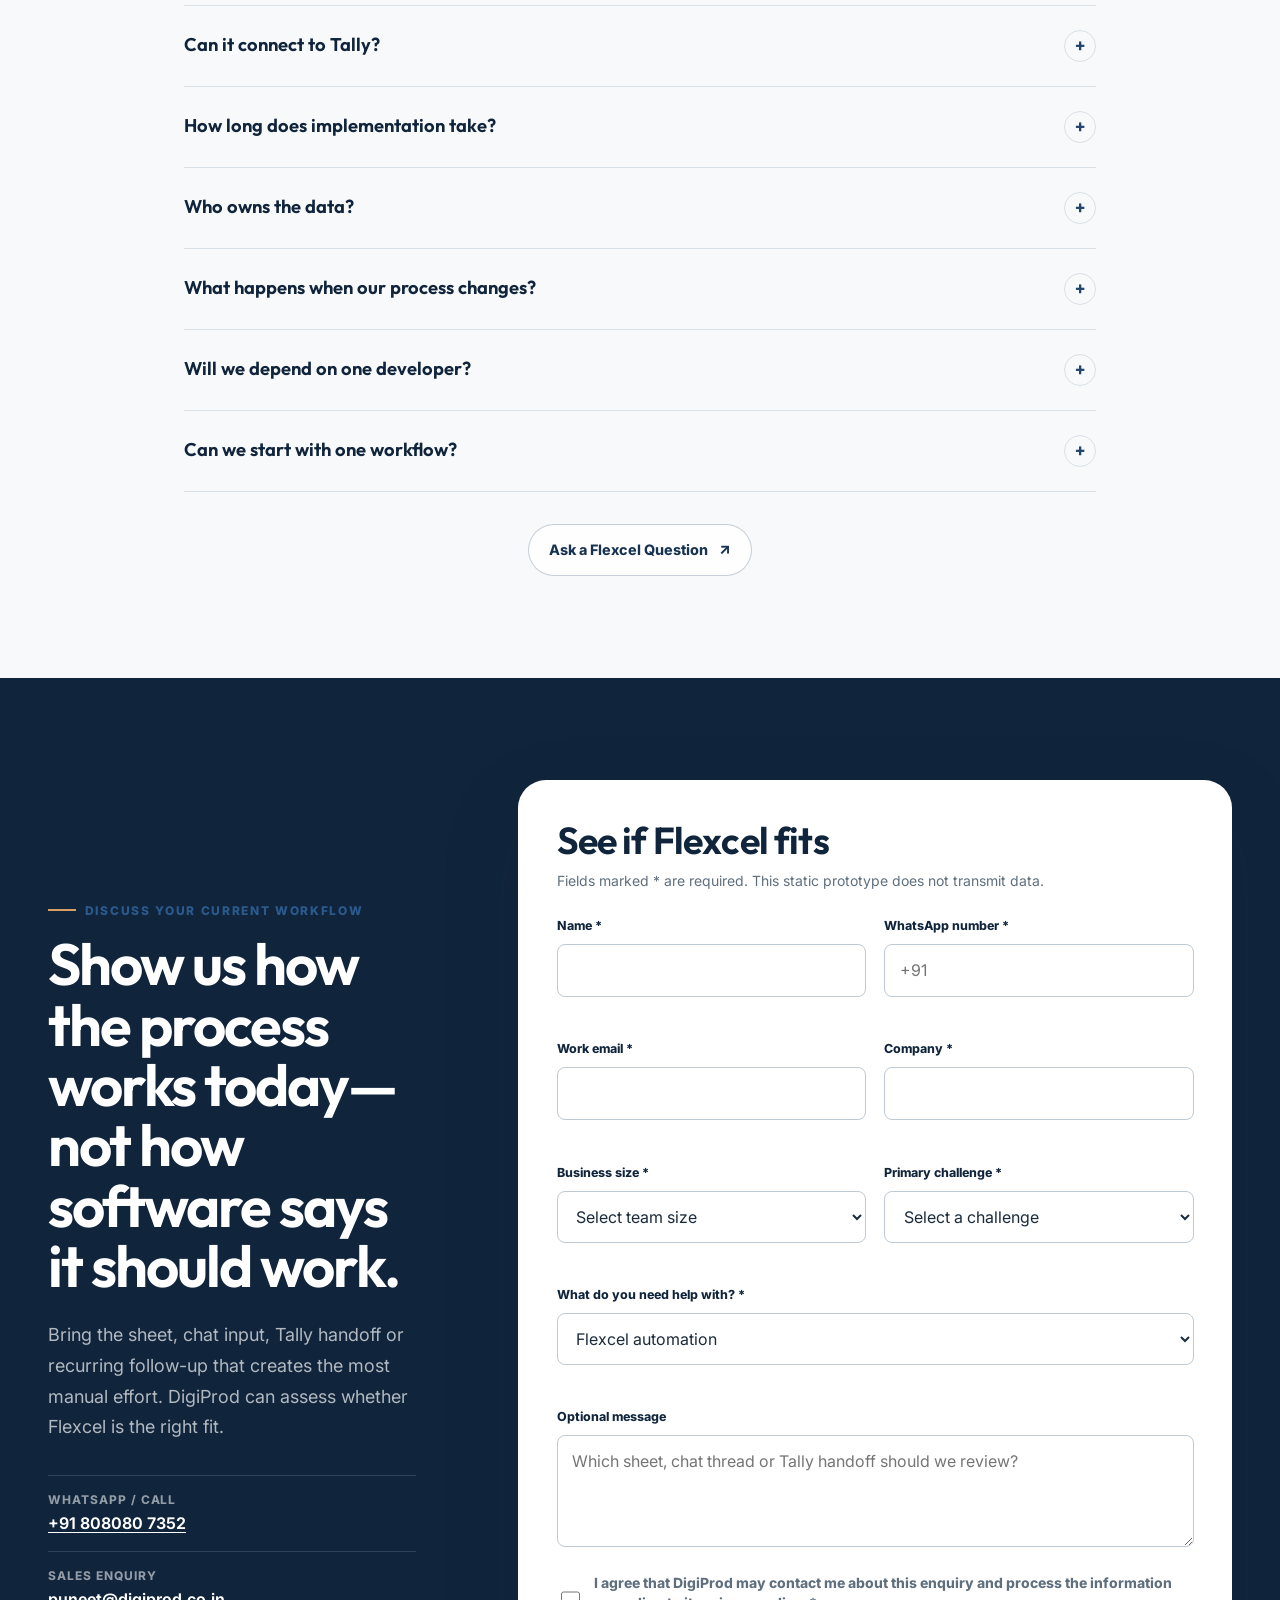
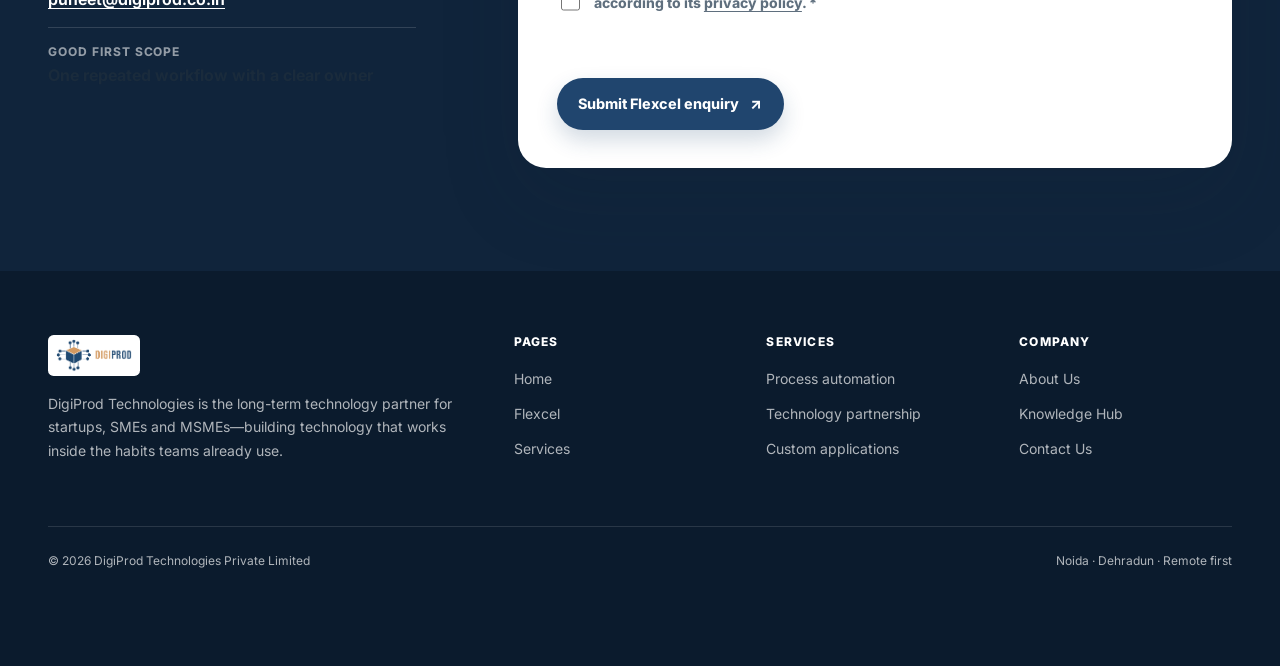
<file: flexcel/index.html>
<!DOCTYPE html>
<html lang="en">
<head>
  <meta charset="utf-8">
  <meta name="viewport" content="width=device-width, initial-scale=1">
  <meta name="description" content="Flexcel connects Excel, WhatsApp, Tally and existing process logic so teams keep familiar workflows while business owners gain reliable control.">
  <title>Flexcel — Control Without Changing How Your Team Works</title>
  <link rel="icon" href="../assets/images/favicon.png" type="image/png">
  <link rel="stylesheet" href="../styles/tokens.css">
  <link rel="stylesheet" href="../styles/global.css">
  <link rel="stylesheet" href="../styles/components.css">
  <link rel="stylesheet" href="../styles/responsive.css">
</head>
<body data-page="Flexcel">
  <a class="skip-link" href="#main">Skip to main content</a>

  <header class="site-header" aria-label="Site header">
    <div class="container nav-shell">
      <a class="brand" href="../home/index.html" aria-label="DigiProd home"><img src="../assets/images/digiprod-logo.png" alt="DigiProd"></a>
      <nav class="desktop-nav" aria-label="Primary navigation">
        <ul class="nav-list">
          <li><a class="nav-link" href="../flexcel/index.html" aria-current="page">Products</a></li>
          <li><a class="nav-link" href="../services/index.html">Services</a></li>
          <li><a class="nav-link" href="../services/index.html#industries">Industries</a></li>
          <li><a class="nav-link" href="../about/index.html">About Us</a></li>
          <li><a class="nav-link" href="../knowledge-hub/index.html">Knowledge Hub</a></li>
        </ul>
        <a class="direct-line" href="tel:+918080807352"><span>Direct&nbsp;line</span><strong>+91&nbsp;808080&nbsp;7352</strong></a>
        <a class="button button--primary" href="#enquiry" data-enquiry-option="flexcel" data-challenge="integration">Enquire Now</a>
      </nav>
      <button class="menu-toggle" type="button" aria-expanded="false" aria-controls="mobile-menu" aria-label="Open navigation menu"><span></span><span></span><span></span></button>
    </div>
  </header>

  <nav class="mobile-drawer" id="mobile-menu" aria-label="Mobile navigation" hidden>
    <ul class="mobile-nav-list">
      <li><a href="../home/index.html">Home <span aria-hidden="true">→</span></a></li>
      <li><a href="../flexcel/index.html" aria-current="page">Products / Flexcel <span aria-hidden="true">→</span></a></li>
      <li><a href="../services/index.html">Services <span aria-hidden="true">→</span></a></li>
      <li><a href="../services/index.html#industries">Industries <span aria-hidden="true">→</span></a></li>
      <li><a href="../about/index.html">About Us <span aria-hidden="true">→</span></a></li>
      <li><a href="../knowledge-hub/index.html">Knowledge Hub <span aria-hidden="true">→</span></a></li>
    </ul>
    <div class="mobile-drawer__actions">
      <a class="button button--primary" href="#enquiry" data-enquiry-option="flexcel" data-challenge="integration">See if Flexcel fits</a>
      <a class="button button--secondary" href="tel:+918080807352">Call&nbsp;+91&nbsp;808080&nbsp;7352</a>
    </div>
  </nav>

  <main id="main" tabindex="-1">
    <section class="hero page-hero" aria-labelledby="flexcel-hero-title">
      <div class="container hero-grid">
        <div class="hero-copy" data-reveal>
          <div class="cluster cluster--compact">
            <img src="../assets/images/flexcel-icon.svg" alt="" width="54" height="54">
            <p class="eyebrow eyebrow--flush">Excel &amp; WhatsApp automation</p>
          </div>
          <h1 id="flexcel-hero-title">Your team keeps working the same way. <span>Your business gains control.</span></h1>
          <p class="lead">Flexcel connects Excel, WhatsApp, Tally and your existing process logic—so updates can move automatically without adding another complicated employee-facing system.</p>
          <div class="hero-actions">
            <a class="button button--primary" href="#enquiry" data-enquiry-option="flexcel" data-challenge="integration">See If Flexcel Fits My Process</a>
            <a class="button button--secondary" href="#workflow-demo">Watch the Workflow</a>
          </div>
          <p class="cta-note">Start with one narrow bottleneck. Expand only when the workflow earns your team’s trust.</p>
        </div>

        <div class="before-after" id="workflow-demo" data-reveal>
          <div class="view-switcher" role="tablist" aria-label="Compare workflow before and after Flexcel" data-workflow-switch>
            <button id="before-tab" type="button" role="tab" aria-selected="true" aria-controls="before-panel">Before Flexcel</button>
            <button id="after-tab" type="button" role="tab" aria-selected="false" aria-controls="after-panel" tabindex="-1">With Flexcel</button>
          </div>
          <div class="workflow-view" id="before-panel" role="tabpanel" aria-labelledby="before-tab">
            <p class="kicker">Five places the owner has to chase</p>
            <div class="manual-flow">
              <div class="manual-item"><span class="flow-icon">WA</span><div><strong>WhatsApp messages</strong><span>Updates are shared, but not structured.</span></div></div>
              <div class="manual-item"><span class="flow-icon">XL</span><div><strong>Manual spreadsheet entry</strong><span>Someone copies the same information again.</span></div></div>
              <div class="manual-item"><span class="flow-icon">TY</span><div><strong>Tally reconciliation</strong><span>Operational and financial records are compared later.</span></div></div>
              <div class="manual-item"><span class="flow-icon">!</span><div><strong>Follow-up reminders</strong><span>Important actions depend on memory.</span></div></div>
              <div class="manual-item"><span class="flow-icon">?</span><div><strong>Founder asks for status</strong><span>Visibility arrives through calls and chat threads.</span></div></div>
            </div>
          </div>
          <div class="workflow-view" id="after-panel" role="tabpanel" aria-labelledby="after-tab" hidden>
            <p class="kicker">One connected operational flow</p>
            <div class="automated-flow">
              <div class="automated-item"><span class="flow-icon">WA</span><div><strong>WhatsApp captured</strong><span>Familiar input enters a structured process.</span></div></div>
              <div class="automated-item"><span class="flow-icon">XL</span><div><strong>Excel updated</strong><span>The sheet reflects the agreed workflow logic.</span></div></div>
              <div class="automated-item"><span class="flow-icon">TY</span><div><strong>Tally connected</strong><span>Relevant records can be synchronized by scope.</span></div></div>
              <div class="automated-item"><span class="flow-icon">!</span><div><strong>Alerts triggered</strong><span>Exceptions reach the right owner.</span></div></div>
              <div class="automated-item"><span class="flow-icon">▦</span><div><strong>Status visible</strong><span>Managers see a reliable operational view.</span></div></div>
              <div class="automated-item"><span class="flow-icon">✓</span><div><strong>Trail preserved</strong><span>Updates stay attached to the process.</span></div></div>
            </div>
          </div>
        </div>
      </div>
    </section>

    <aside class="trust-ribbon" aria-label="Flexcel operating principle">
      <div class="container trust-ribbon__inner">
        <p>Automation without a new employee-facing workflow.</p>
        <div class="tool-chips"><span class="tool-chip">Familiar inputs</span><span class="tool-chip">Mapped logic</span><span class="tool-chip">Gradual rollout</span></div>
      </div>
    </aside>

    <section class="section section--compact section--warm" aria-labelledby="flexcel-proof-one">
      <div class="container">
        <article class="quote-panel" data-reveal>
          <div><div class="quote-mark" aria-hidden="true">“</div><span class="status-label">Requires Client Approval</span></div>
          <div>
            <h2 id="flexcel-proof-one" class="sr-only">Flexcel adoption testimonial</h2>
            <blockquote>“Tracking orders accurately was a nightmare until we implemented the Flexcel ERP. The transition was smooth, my team didn't even realize it was a ‘new system’.”</blockquote>
            <p class="quote-meta"><strong>Vikram Shah</strong>COO, Global Logistics India · Exact wording from the current DigiProd Home page</p>
            <a class="button button--light" href="#enquiry" data-enquiry-option="flexcel" data-challenge="adoption">Discuss a Low-Disruption Rollout</a>
          </div>
        </article>
      </div>
    </section>

    <section class="section" aria-labelledby="principles-title">
      <div class="container">
        <div class="section-head">
          <div data-reveal><p class="eyebrow">Effortless digitization</p><h2 id="principles-title">Build the automation around the way the business already works.</h2></div>
          <p class="lead" data-reveal>The current Flexcel page says: “We take the reverse approach.” Instead of teaching the team a generic product, DigiProd maps familiar inputs to a more controlled operating layer.</p>
        </div>
        <div class="outcome-grid" data-reveal>
          <article class="outcome-item"><span>01 / Excel</span><h3>Keep recognizable sheets</h3><p>Preserve the interface, columns and logic the team understands where practical.</p></article>
          <article class="outcome-item"><span>02 / WhatsApp</span><h3>Meet employees in a familiar channel</h3><p>Capture updates and send alerts where daily communication already happens.</p></article>
          <article class="outcome-item"><span>03 / Tally</span><h3>Connect operational and financial truth</h3><p>Scope the relevant Tally connection instead of repeating manual exports and entries.</p></article>
          <article class="outcome-item"><span>04 / Alerts</span><h3>Surface the exception</h3><p>Notify the right person when an approval, shortage or follow-up needs attention.</p></article>
          <article class="outcome-item"><span>05 / Memory</span><h3>Preserve process knowledge</h3><p>Move critical rules from a person’s head into a documented operating flow.</p></article>
          <article class="outcome-item"><span>06 / Growth</span><h3>Add modules gradually</h3><p>Begin with one bottleneck and expand after adoption is visible.</p></article>
        </div>
        <div class="cta-row mt-3" data-reveal><a class="button button--primary" href="#enquiry" data-enquiry-option="flexcel" data-challenge="adoption">Map My First Flexcel Workflow</a></div>
      </div>
    </section>

    <section class="section section--navy" aria-labelledby="journey-title">
      <div class="container">
        <div class="section-head">
          <div data-reveal><p class="eyebrow">The integration journey</p><h2 id="journey-title">Know what changes—and what stays familiar—at every stage.</h2></div>
          <p class="lead" data-reveal>This five-stage path refines the live site’s business-map, automation and handover model into a clearer implementation contract.</p>
        </div>
        <div class="journey" data-reveal>
          <article class="journey-step">
            <span class="journey-step__number">01</span><div><h3>Map the current workflow</h3><p>Document the steps, people, sheets, messages, approvals and exceptions.</p></div>
            <div class="journey-meta"><div><strong>Business provides</strong><span>Real sheets, sample records and process owners.</span></div><div><strong>DigiProd configures</strong><span>A shared map of the current operational truth.</span></div><div><strong>Employees experience</strong><span>Questions about the work they already do.</span></div><div><strong>Founders gain</strong><span>A visible picture of delay and dependency.</span></div></div>
          </article>
          <article class="journey-step">
            <span class="journey-step__number">02</span><div><h3>Connect existing habits</h3><p>Link the agreed sheets, Tally records and communication inputs.</p></div>
            <div class="journey-meta"><div><strong>Business provides</strong><span>Access and decisions on the source of truth.</span></div><div><strong>DigiProd configures</strong><span>Connections, permissions and validation rules.</span></div><div><strong>Employees experience</strong><span>The same recognizable entry points.</span></div><div><strong>Founders gain</strong><span>One controlled route for information.</span></div></div>
          </article>
          <article class="journey-step">
            <span class="journey-step__number">03</span><div><h3>Calibrate edge cases</h3><p>Run the unusual orders, late changes and real exceptions through the flow.</p></div>
            <div class="journey-meta"><div><strong>Business provides</strong><span>Real scenarios and people who know the exceptions.</span></div><div><strong>DigiProd configures</strong><span>Refined rules, alerts and exception handling.</span></div><div><strong>Employees experience</strong><span>Fewer awkward steps and clearer feedback.</span></div><div><strong>Founders gain</strong><span>Confidence that the process matches reality.</span></div></div>
          </article>
          <article class="journey-step">
            <span class="journey-step__number">04</span><div><h3>Launch with familiar tools</h3><p>Introduce the controlled workflow without a dramatic employee-facing switch.</p></div>
            <div class="journey-meta"><div><strong>Business provides</strong><span>A workflow owner and launch window.</span></div><div><strong>DigiProd configures</strong><span>Handover, monitoring and issue routes.</span></div><div><strong>Employees experience</strong><span>Familiar tools with clearer responses.</span></div><div><strong>Founders gain</strong><span>Operational status without constant chasing.</span></div></div>
          </article>
          <article class="journey-step">
            <span class="journey-step__number">05</span><div><h3>Measure adoption and expand</h3><p>Review use, exceptions and value before selecting the next module.</p></div>
            <div class="journey-meta"><div><strong>Business provides</strong><span>Feedback and the next priority bottleneck.</span></div><div><strong>DigiProd configures</strong><span>Refinements and the next scoped connection.</span></div><div><strong>Employees experience</strong><span>A stable flow that improves in small steps.</span></div><div><strong>Founders gain</strong><span>A lower-risk path to wider digitization.</span></div></div>
          </article>
        </div>
        <div class="cta-row mt-4" data-reveal><a class="button button--accent" href="#enquiry" data-enquiry-option="flexcel" data-challenge="implementation">Discuss My Current Workflow</a></div>
      </div>
    </section>

    <section class="section" aria-labelledby="use-cases-title">
      <div class="container">
        <div class="section-head">
          <div data-reveal><p class="eyebrow">Practical Flexcel use cases</p><h2 id="use-cases-title">Start where manual work is already costing attention.</h2></div>
          <p class="lead" data-reveal>Each module begins with a felt pain, keeps a familiar tool in view, and adds only the automation needed for a clearer business outcome.</p>
        </div>
        <div class="use-case-list" data-reveal>
          <details class="use-case" open><summary><b>01</b><strong>Inventory tracking</strong><span>Know stock status before the customer has to ask.</span></summary><div class="use-case__flow"><div><strong>Pain</strong><span>Paper registers and delayed shortages.</span></div><div><strong>Existing tool</strong><span>WhatsApp + stock sheet.</span></div><div><strong>Flexcel automation</strong><span>Structured mobile update and low-stock alert.</span></div><div><strong>Outcome</strong><span>Earlier replenishment decisions and clearer control.</span></div></div></details>
          <details class="use-case"><summary><b>02</b><strong>Order status</strong><span>Replace three status calls with one visible flow.</span></summary><div class="use-case__flow"><div><strong>Pain</strong><span>Customers wait while teams call the floor.</span></div><div><strong>Existing tool</strong><span>Order sheet + WhatsApp.</span></div><div><strong>Flexcel automation</strong><span>Status update, owner view and alert.</span></div><div><strong>Outcome</strong><span>Faster answers and clearer accountability.</span></div></div></details>
          <details class="use-case"><summary><b>03</b><strong>Sales follow-ups</strong><span>Keep the next action from disappearing in a chat thread.</span></summary><div class="use-case__flow"><div><strong>Pain</strong><span>Leads and reminders live in separate notes.</span></div><div><strong>Existing tool</strong><span>WhatsApp + Excel funnel.</span></div><div><strong>Flexcel automation</strong><span>Structured stage, pending action and reminder.</span></div><div><strong>Outcome</strong><span>Managers see what needs attention next.</span></div></div></details>
          <details class="use-case"><summary><b>04</b><strong>Distributor orders</strong><span>Capture familiar WhatsApp orders in a controlled queue.</span></summary><div class="use-case__flow"><div><strong>Pain</strong><span>Order details are retyped and misunderstood.</span></div><div><strong>Existing tool</strong><span>WhatsApp order messages.</span></div><div><strong>Flexcel automation</strong><span>Capture, validate and update the order list.</span></div><div><strong>Outcome</strong><span>Less duplicate entry and clearer fulfillment.</span></div></div></details>
          <details class="use-case"><summary><b>05</b><strong>Payment alerts</strong><span>Bring the due action to the person who can resolve it.</span></summary><div class="use-case__flow"><div><strong>Pain</strong><span>Payment follow-up starts after a report is reviewed.</span></div><div><strong>Existing tool</strong><span>Tally + WhatsApp.</span></div><div><strong>Flexcel automation</strong><span>Scoped aging data and follow-up alert.</span></div><div><strong>Outcome</strong><span>More timely collections attention.</span></div></div></details>
          <details class="use-case"><summary><b>06</b><strong>Attendance</strong><span>Record the field update once, where the work happens.</span></summary><div class="use-case__flow"><div><strong>Pain</strong><span>Attendance is compiled again at month end.</span></div><div><strong>Existing tool</strong><span>WhatsApp + attendance sheet.</span></div><div><strong>Flexcel automation</strong><span>Structured entry and centralized record.</span></div><div><strong>Outcome</strong><span>Less end-of-month reconstruction.</span></div></div></details>
          <details class="use-case"><summary><b>07</b><strong>Wages</strong><span>Connect agreed attendance inputs to the wage calculation.</span></summary><div class="use-case__flow"><div><strong>Pain</strong><span>Overtime and advances create repeated disputes.</span></div><div><strong>Existing tool</strong><span>Attendance + wage sheet.</span></div><div><strong>Flexcel automation</strong><span>Validated inputs and formula-driven calculation.</span></div><div><strong>Outcome</strong><span>Clearer records and fewer manual corrections.</span></div></div></details>
          <details class="use-case"><summary><b>08</b><strong>Supplier payments</strong><span>Bring relevant aging information into the operating view.</span></summary><div class="use-case__flow"><div><strong>Pain</strong><span>Payment priorities are reconciled manually.</span></div><div><strong>Existing tool</strong><span>Tally + payable sheet.</span></div><div><strong>Flexcel automation</strong><span>Scoped data sync and due-date alert.</span></div><div><strong>Outcome</strong><span>More reliable supplier-payment planning.</span></div></div></details>
          <details class="use-case"><summary><b>09</b><strong>Production planning</strong><span>Relate the bill of materials to available capacity.</span></summary><div class="use-case__flow"><div><strong>Pain</strong><span>Plans change without one updated view.</span></div><div><strong>Existing tool</strong><span>BOM + production sheets.</span></div><div><strong>Flexcel automation</strong><span>Mapped dependencies and exception visibility.</span></div><div><strong>Outcome</strong><span>Clearer sequencing and capacity decisions.</span></div></div></details>
          <details class="use-case"><summary><b>10</b><strong>Warranty tracking</strong><span>Keep service history connected to the customer record.</span></summary><div class="use-case__flow"><div><strong>Pain</strong><span>Warranty records disappear across files and cards.</span></div><div><strong>Existing tool</strong><span>Customer sheet + WhatsApp.</span></div><div><strong>Flexcel automation</strong><span>Structured registration and service reminder.</span></div><div><strong>Outcome</strong><span>More reliable service follow-through.</span></div></div></details>
        </div>
        <div class="cta-row mt-4" data-reveal><a class="button button--primary" href="#enquiry" data-enquiry-option="flexcel" data-challenge="manual-work">Choose My First Use Case</a></div>
      </div>
    </section>

    <section class="section section--compact section--warm" aria-labelledby="flexcel-proof-two">
      <div class="container">
        <article class="quote-panel" data-reveal>
          <div><div class="quote-mark" aria-hidden="true">“</div><span class="status-label">Requires Client Approval</span></div>
          <div>
            <h2 id="flexcel-proof-two" class="sr-only">Flexcel inventory testimonial</h2>
            <blockquote>“We were losing inventory to theft and errors. We implemented WhatsApp based inventory update for stock inwards and issuance. Now we have much better control over inventory.”</blockquote>
            <p class="quote-meta"><strong>Sunil Sharma</strong>Founder, Grover Retail Group · Exact wording from the current DigiProd Home page</p>
            <a class="button button--light" href="#enquiry" data-enquiry-option="flexcel" data-challenge="visibility">Discuss Inventory Control</a>
          </div>
        </article>
      </div>
    </section>

    <section class="section" aria-labelledby="ownership-title">
      <div class="container ownership-panel">
        <div class="ownership-visual" data-reveal role="img" aria-label="Protected process and data ownership concept">
          <div class="data-vault">Your data<span>Your process rules</span></div>
        </div>
        <div data-reveal>
          <p class="eyebrow">Ownership and continuity</p>
          <h2 id="ownership-title">Your process becomes an asset the business can keep.</h2>
          <p class="lead">DigiProd’s current website positions the company as custodian, not owner: client business data remains the client’s, and custom-application IP belongs to the client organization. Confirm the exact hosting, access, backup and handover terms in the engagement contract.</p>
          <ul class="foundation-list">
            <li><b>01</b><div><strong>Data ownership</strong><span>Define where data resides, who can access it and how it is exported.</span></div></li>
            <li><b>02</b><div><strong>Documented logic</strong><span>Keep business rules visible beyond a single employee or developer.</span></div></li>
            <li><b>03</b><div><strong>Expandable scope</strong><span>Add modules through an agreed roadmap instead of an endless customization loop.</span></div></li>
          </ul>
          <a class="button button--primary" href="#enquiry" data-enquiry-option="flexcel" data-challenge="implementation">Review My Data &amp; Continuity Questions</a>
        </div>
      </div>
    </section>

    <section class="section section--soft" aria-labelledby="flexcel-faq-title">
      <div class="container container--narrow">
        <div class="section-head--center" data-reveal><p class="eyebrow">Objection removal</p><h2 id="flexcel-faq-title">Everything your team will ask before the first workflow goes live.</h2></div>
        <div class="faq-list" data-reveal>
          <details class="faq-item" open><summary>Will my team use it?</summary><div class="faq-answer">The employee experience is designed around familiar Excel and WhatsApp inputs. Adoption still depends on good mapping and calibration, which is why the rollout begins with the real team workflow.</div></details>
          <details class="faq-item"><summary>Do we need to abandon Excel?</summary><div class="faq-answer">No. Flexcel’s current positioning is to automate around existing sheets. The exact workbook, Office requirements and data design are confirmed during mapping.</div></details>
          <details class="faq-item"><summary>Can it connect to Tally?</summary><div class="faq-answer">Tally connection is a current Flexcel capability. Direction, frequency and fields vary by use case, so the integration scope should be confirmed rather than assuming every flow is bidirectional.</div></details>
          <details class="faq-item"><summary>How long does implementation take?</summary><div class="faq-answer">The live site illustrates a short, staged implementation for suitable sheet-automation scopes. A responsible timeline follows workflow mapping, data review, access requirements and edge-case calibration.</div></details>
          <details class="faq-item"><summary>Who owns the data?</summary><div class="faq-answer">The current DigiProd site states that the client owns its data. Hosting, permissions, backup, retention and export responsibilities should be made explicit in the signed engagement.</div></details>
          <details class="faq-item"><summary>What happens when our process changes?</summary><div class="faq-answer">Changes are reviewed against historical data and the connected logic. Flexcel is modular, so agreed refinements and new modules can be planned without replacing the whole flow.</div></details>
          <details class="faq-item"><summary>Will we depend on one developer?</summary><div class="faq-answer">DigiProd’s existing continuity message describes shared documentation, code review and developer shadowing. Ask for the project-specific handover, support and access model in writing.</div></details>
          <details class="faq-item"><summary>Can we start with one workflow?</summary><div class="faq-answer">Yes. The current Flexcel page explicitly recommends starting with the narrowest bottleneck and expanding as the team gains confidence.</div></details>
        </div>
        <div class="cta-row mt-3 cta-center" data-reveal><a class="button button--secondary" href="#enquiry" data-enquiry-option="flexcel" data-challenge="other">Ask a Flexcel Question</a></div>
      </div>
    </section>

    <section class="section enquiry-section" id="enquiry" aria-labelledby="flexcel-enquiry-title">
      <div class="container enquiry-layout">
        <div class="enquiry-copy" data-reveal>
          <p class="eyebrow">Discuss your current workflow</p>
          <h2 id="flexcel-enquiry-title">Show us how the process works today—not how software says it should work.</h2>
          <p class="lead">Bring the sheet, chat input, Tally handoff or recurring follow-up that creates the most manual effort. DigiProd can assess whether Flexcel is the right fit.</p>
          <ul class="contact-list"><li><span>WhatsApp / Call</span><a href="tel:+918080807352">+91&nbsp;808080&nbsp;7352</a></li><li><span>Sales enquiry</span><a href="mailto:puneet@digiprod.co.in">puneet@digiprod.co.in</a></li><li><span>Good first scope</span><strong>One repeated workflow with a clear owner</strong></li></ul>
        </div>
        <div class="enquiry-card" data-reveal>
          <div class="form-intro"><h3>See if Flexcel fits</h3><p>Fields marked * are required. This static prototype does not transmit data.</p></div>
          <form class="enquiry-form" novalidate>
            <input type="hidden" name="source_page" value=""><input type="hidden" name="cta_context" value="Flexcel page enquiry">
            <div class="form-grid">
              <div class="field"><label for="flex-name">Name *</label><input id="flex-name" name="name" type="text" autocomplete="name" required aria-describedby="flex-name-error"><p class="field-error" id="flex-name-error" data-error-for="flex-name"></p></div>
              <div class="field"><label for="flex-whatsapp">WhatsApp number *</label><input id="flex-whatsapp" name="whatsapp" type="tel" inputmode="tel" autocomplete="tel" placeholder="+91" required aria-describedby="flex-whatsapp-error"><p class="field-error" id="flex-whatsapp-error" data-error-for="flex-whatsapp"></p></div>
              <div class="field"><label for="flex-email">Work email *</label><input id="flex-email" name="email" type="email" autocomplete="email" required aria-describedby="flex-email-error"><p class="field-error" id="flex-email-error" data-error-for="flex-email"></p></div>
              <div class="field"><label for="flex-company">Company *</label><input id="flex-company" name="company" type="text" autocomplete="organization" required aria-describedby="flex-company-error"><p class="field-error" id="flex-company-error" data-error-for="flex-company"></p></div>
              <div class="field"><label for="flex-size">Business size *</label><select id="flex-size" name="business_size" required aria-describedby="flex-size-error"><option value="">Select team size</option><option value="1-10">1–10 people</option><option value="11-50">11–50 people</option><option value="51-200">51–200 people</option><option value="201-500">201–500 people</option><option value="500+">500+ people</option></select><p class="field-error" id="flex-size-error" data-error-for="flex-size"></p></div>
              <div class="field"><label for="flex-challenge">Primary challenge *</label><select id="flex-challenge" name="primary_challenge" required aria-describedby="flex-challenge-error"><option value="">Select a challenge</option><option value="manual-work">Repeated manual work</option><option value="visibility">Limited operational visibility</option><option value="adoption">Low employee adoption</option><option value="integration">Disconnected tools</option><option value="implementation">Implementation risk</option><option value="capacity">Technology team capacity</option><option value="technology-direction">Technology direction</option><option value="other">Something else</option></select><p class="field-error" id="flex-challenge-error" data-error-for="flex-challenge"></p></div>
              <div class="field field--full"><label for="flex-help">What do you need help with? *</label><select id="flex-help" name="help_type" required aria-describedby="flex-help-error"><option value="">Select a service</option><option value="flexcel" selected>Flexcel automation</option><option value="excel-automation">Excel automation</option><option value="tally-integration">Tally integration</option><option value="whatsapp-automation">WhatsApp automation</option><option value="process-automation">Process automation</option><option value="custom-application">Custom application or portal</option><option value="fractional-cto">Fractional CTO</option><option value="shared-team">Shared technology team</option><option value="other">Other / not sure yet</option></select><p class="field-error" id="flex-help-error" data-error-for="flex-help"></p></div>
              <div class="field field--full"><label for="flex-message">Optional message</label><textarea id="flex-message" name="message" placeholder="Which sheet, chat thread or Tally handoff should we review?"></textarea></div>
              <div class="field field--full"><div class="consent"><input id="flex-consent" name="consent" type="checkbox" required aria-describedby="flex-consent-error"><label for="flex-consent">I agree that DigiProd may contact me about this enquiry and process the information according to its <a href="../privacy/index.html">privacy policy</a>. *</label></div><p class="field-error" id="flex-consent-error" data-error-for="flex-consent"></p></div>
            </div>
            <div class="form-actions"><button class="button button--primary" type="submit"><span>Submit Flexcel enquiry</span></button><p class="form-status" role="status" aria-live="polite"></p></div>
          </form>
        </div>
      </div>
    </section>
  </main>

  <footer class="site-footer">
    <div class="container">
      <div class="footer-grid">
        <div class="footer-brand"><img src="../assets/images/digiprod-logo.png" alt="DigiProd"><p>DigiProd Technologies is the long-term technology partner for startups, SMEs and MSMEs—building technology that works inside the habits teams already use.</p></div>
        <div class="footer-col"><h3>Pages</h3><ul><li><a href="../home/index.html">Home</a></li><li><a href="../flexcel/index.html">Flexcel</a></li><li><a href="../services/index.html">Services</a></li></ul></div>
        <div class="footer-col"><h3>Services</h3><ul><li><a href="../services/index.html#catalogue">Process automation</a></li><li><a href="../services/index.html#models">Technology partnership</a></li><li><a href="../services/index.html#catalogue">Custom applications</a></li></ul></div>
        <div class="footer-col"><h3>Company</h3><ul><li><a href="../about/index.html">About Us</a></li><li><a href="../knowledge-hub/index.html">Knowledge Hub</a></li><li><a href="#enquiry" data-enquiry-option="other" data-challenge="other">Contact Us</a></li></ul></div>
      </div>
      <div class="footer-bottom"><span>© 2026 DigiProd Technologies Private Limited</span><span>Noida · Dehradun · Remote first</span></div>
    </div>
  </footer>

  <section class="mobile-enquiry-bar" aria-label="Quick enquiry action"><a class="button button--primary" href="#enquiry" data-enquiry-option="flexcel" data-challenge="integration">See If Flexcel Fits</a></section>
  <script src="../scripts/navigation.js" defer></script><script src="../scripts/forms.js" defer></script><script src="../scripts/motion.js" defer></script><script src="../scripts/pages.js" defer></script>
</body>
</html>
</file>
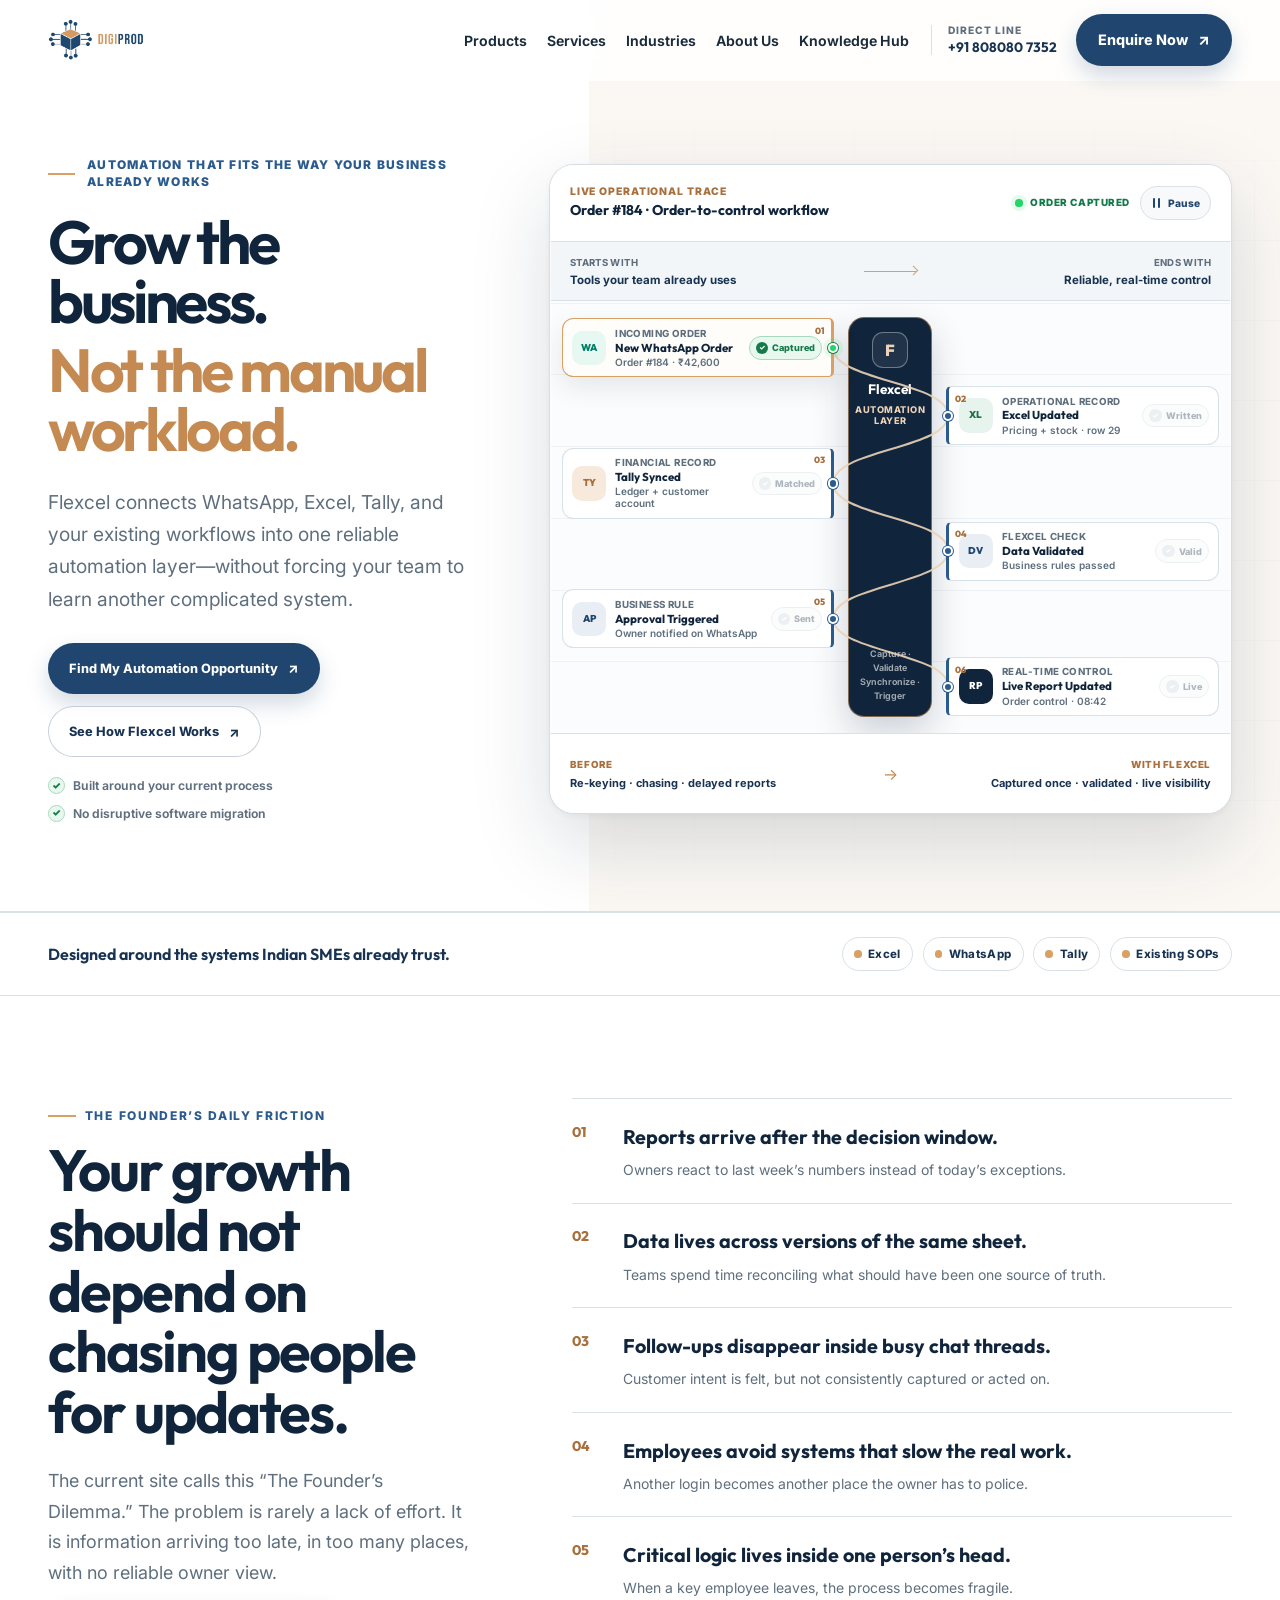
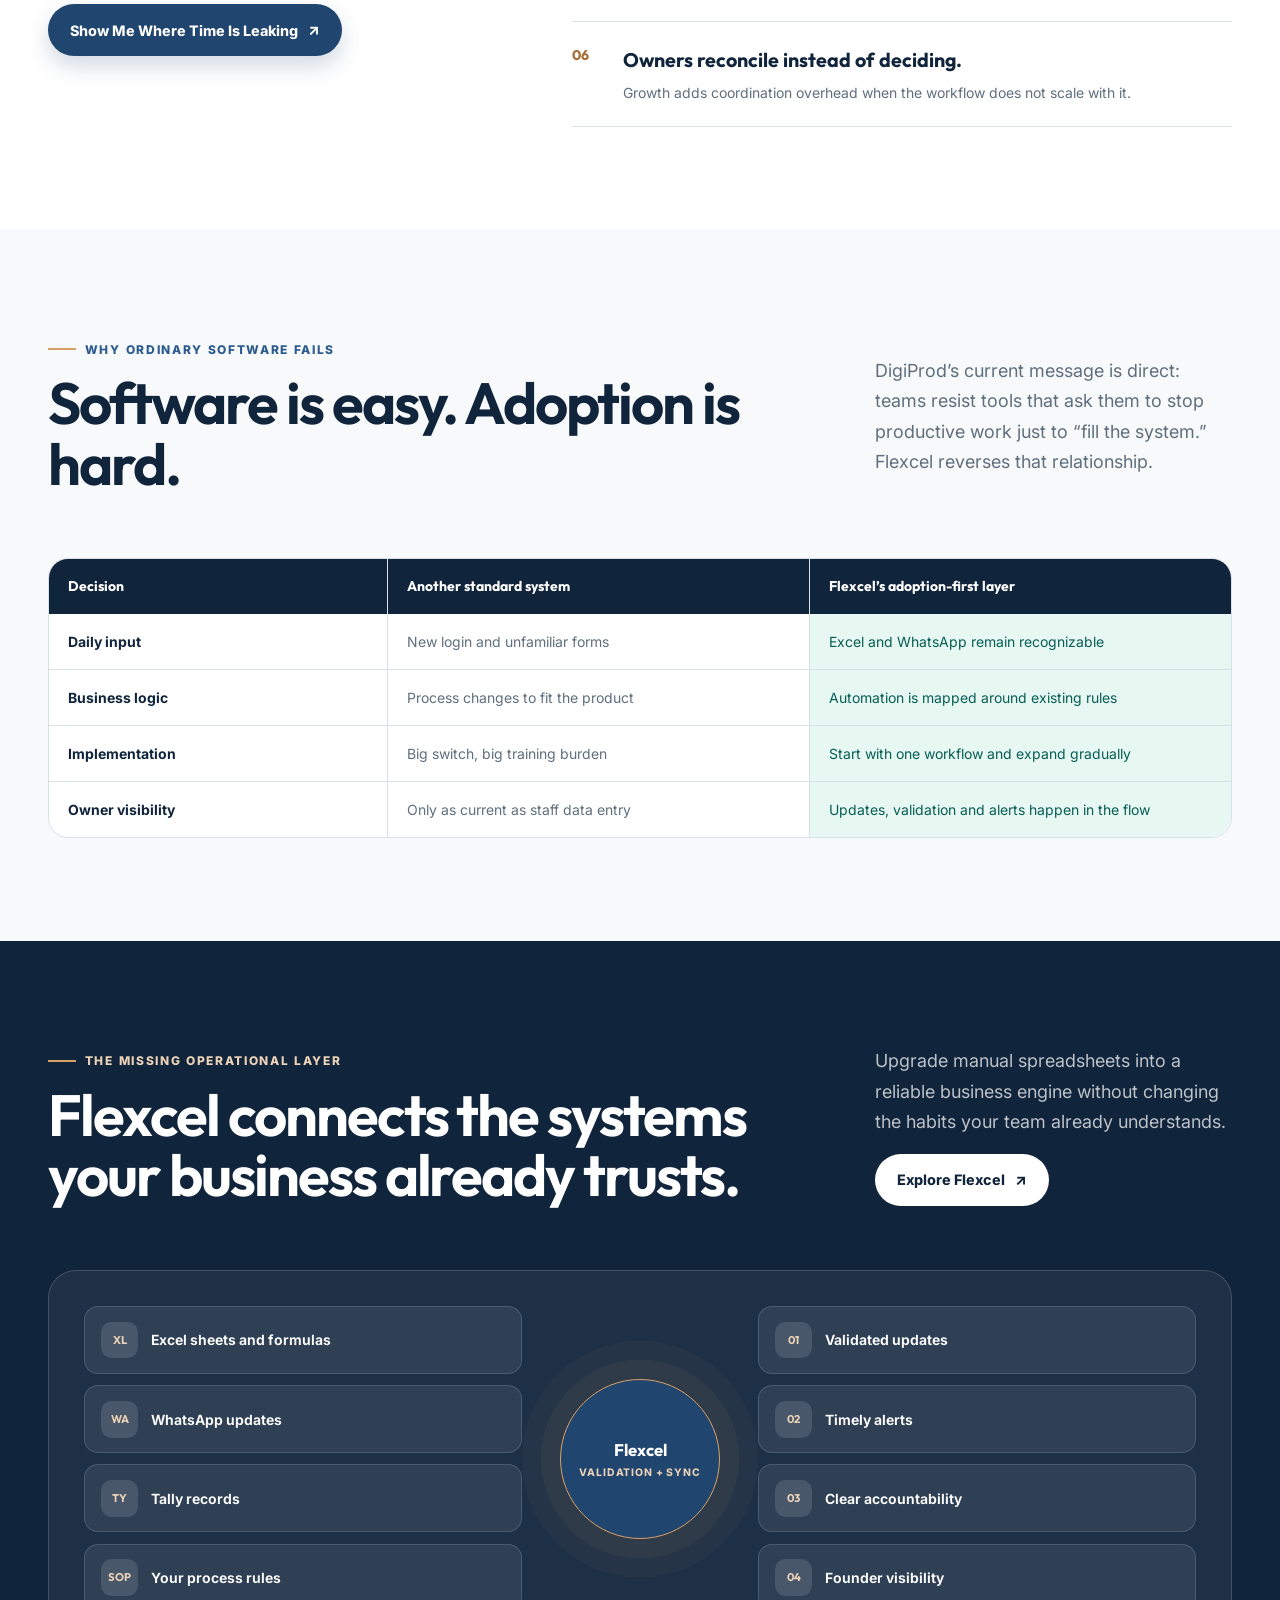
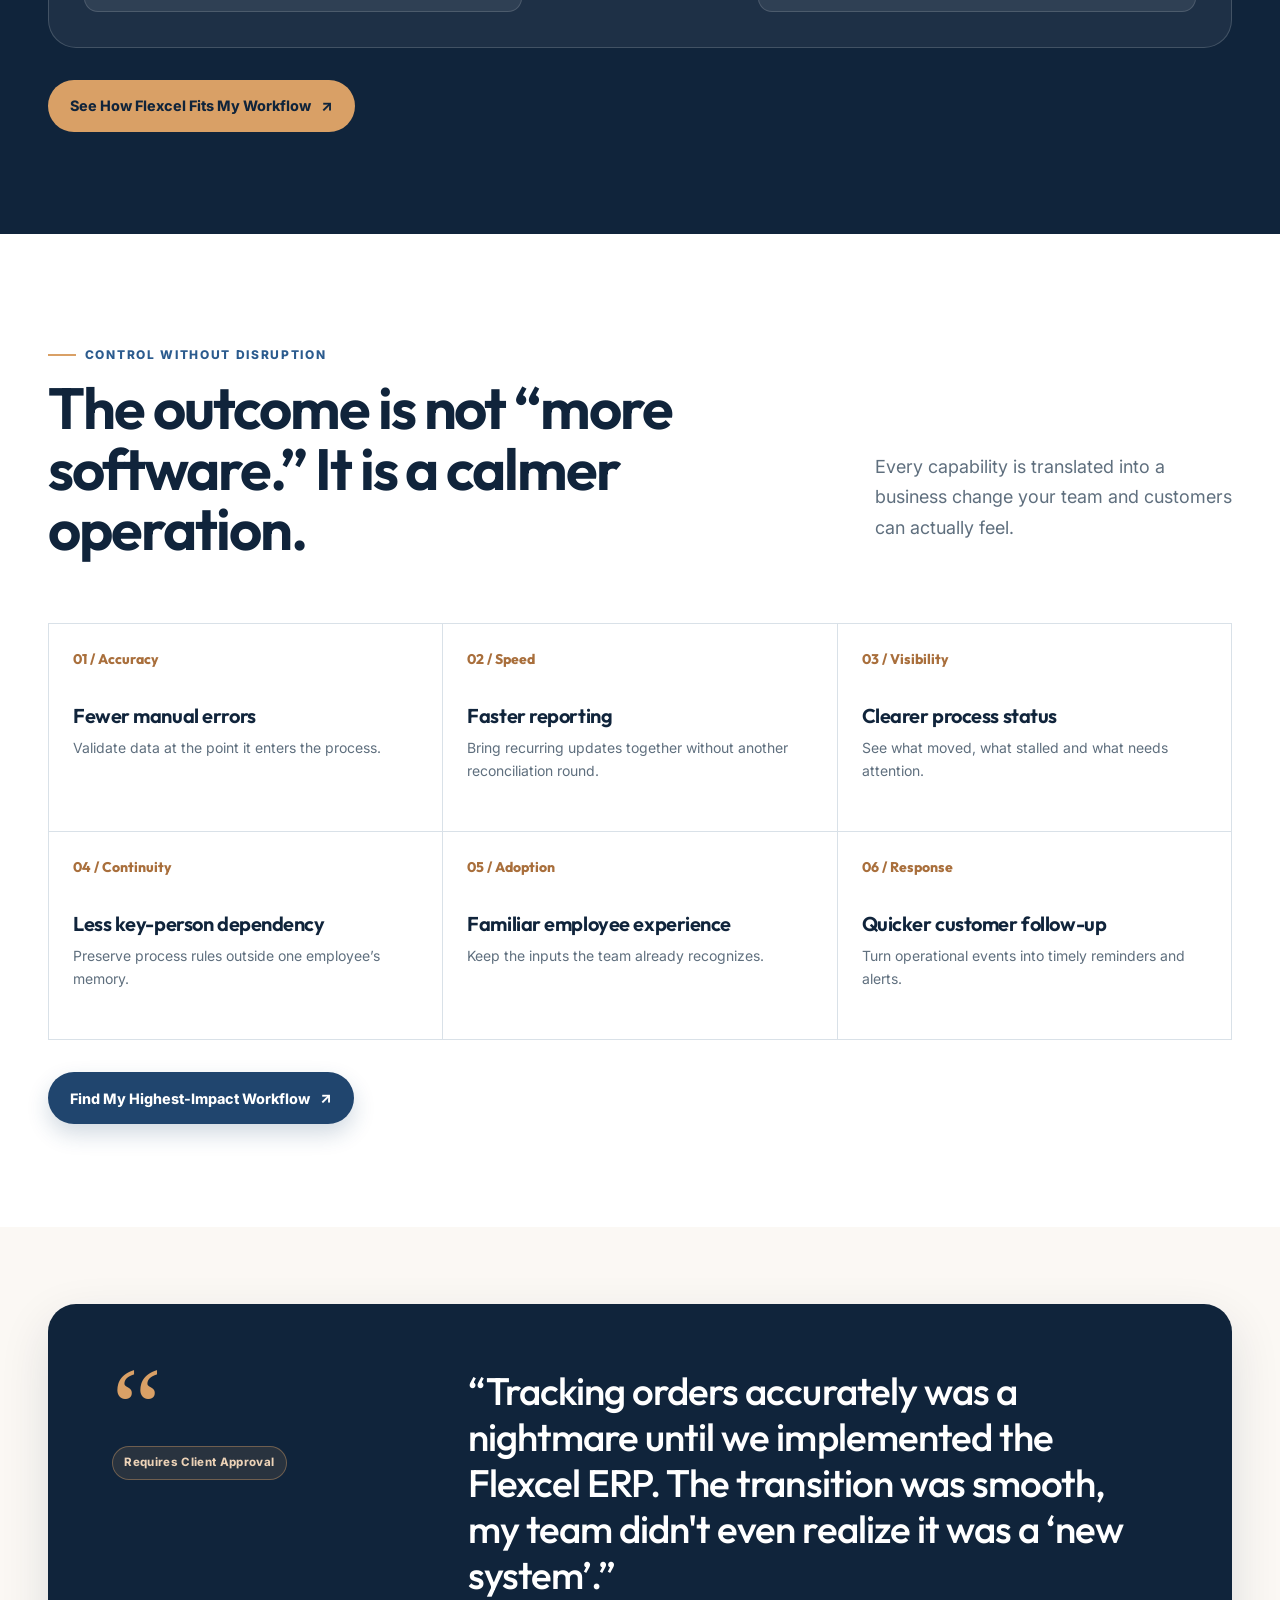
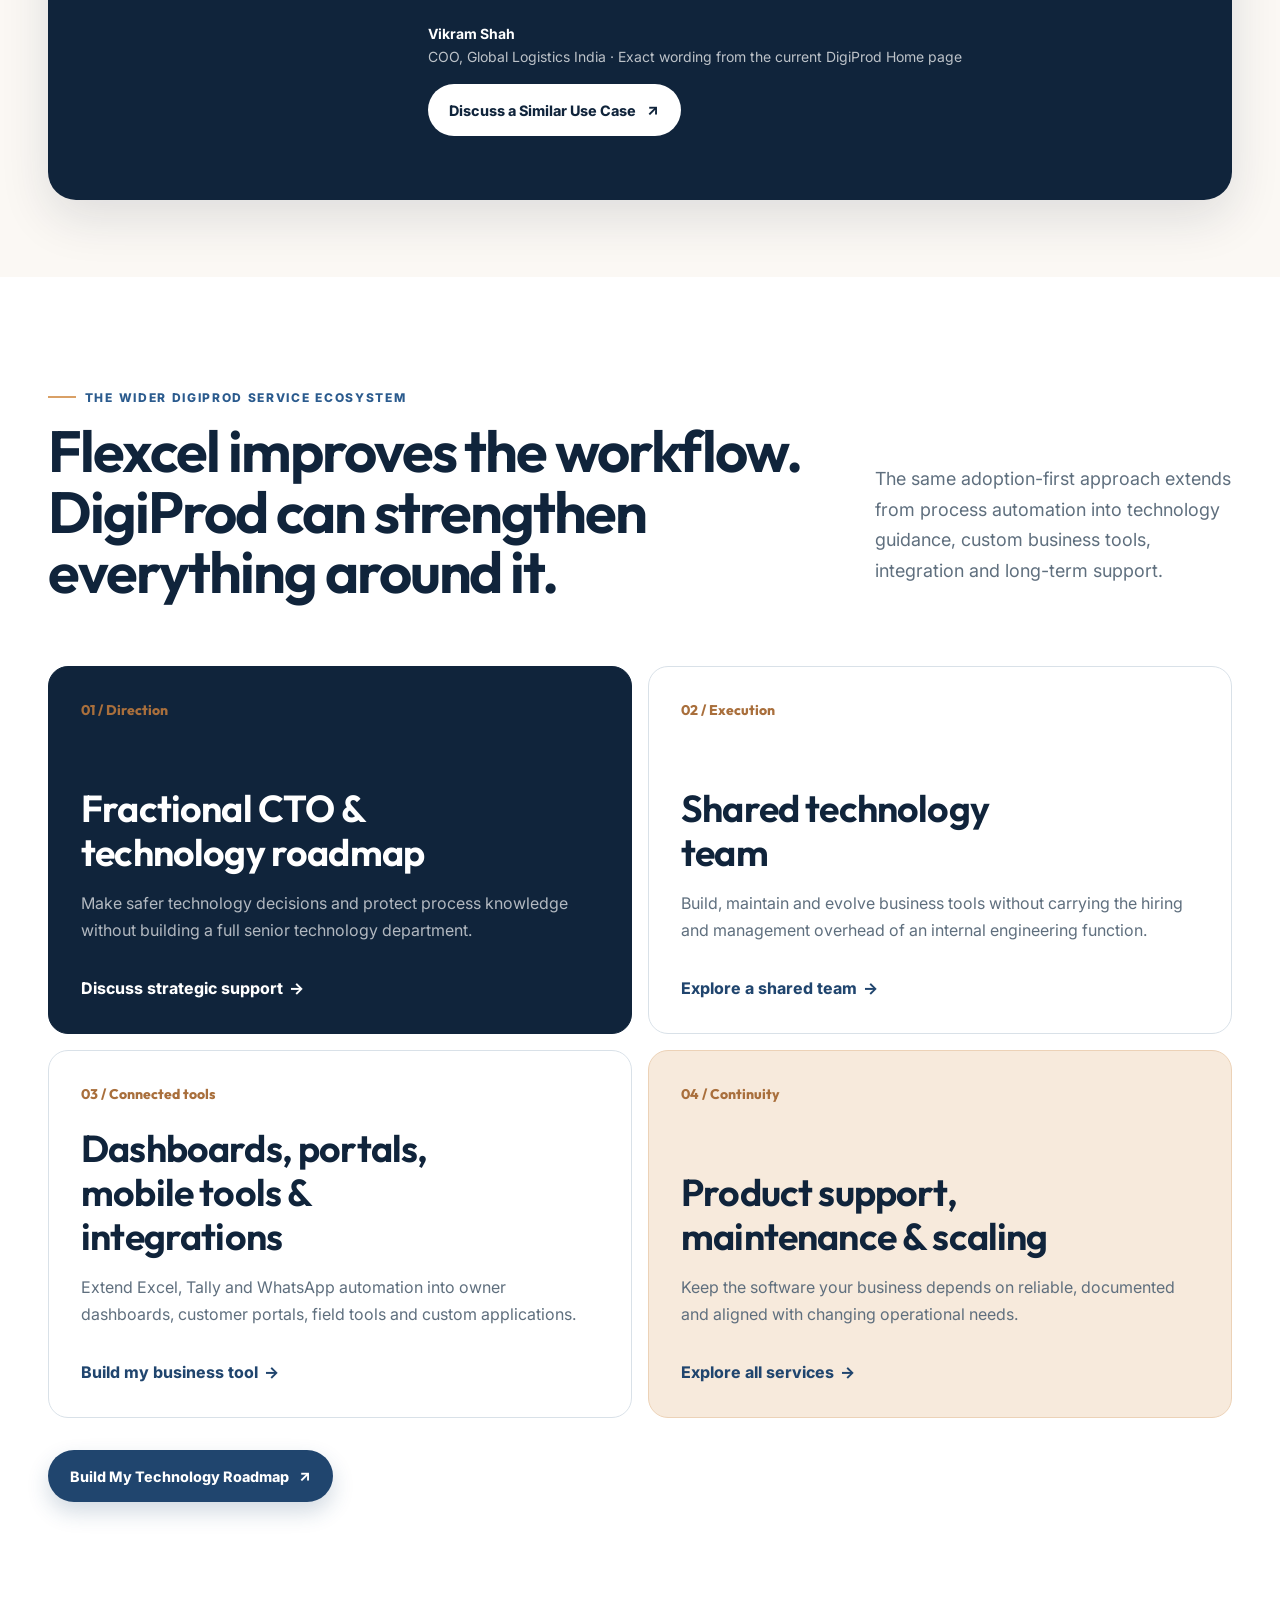
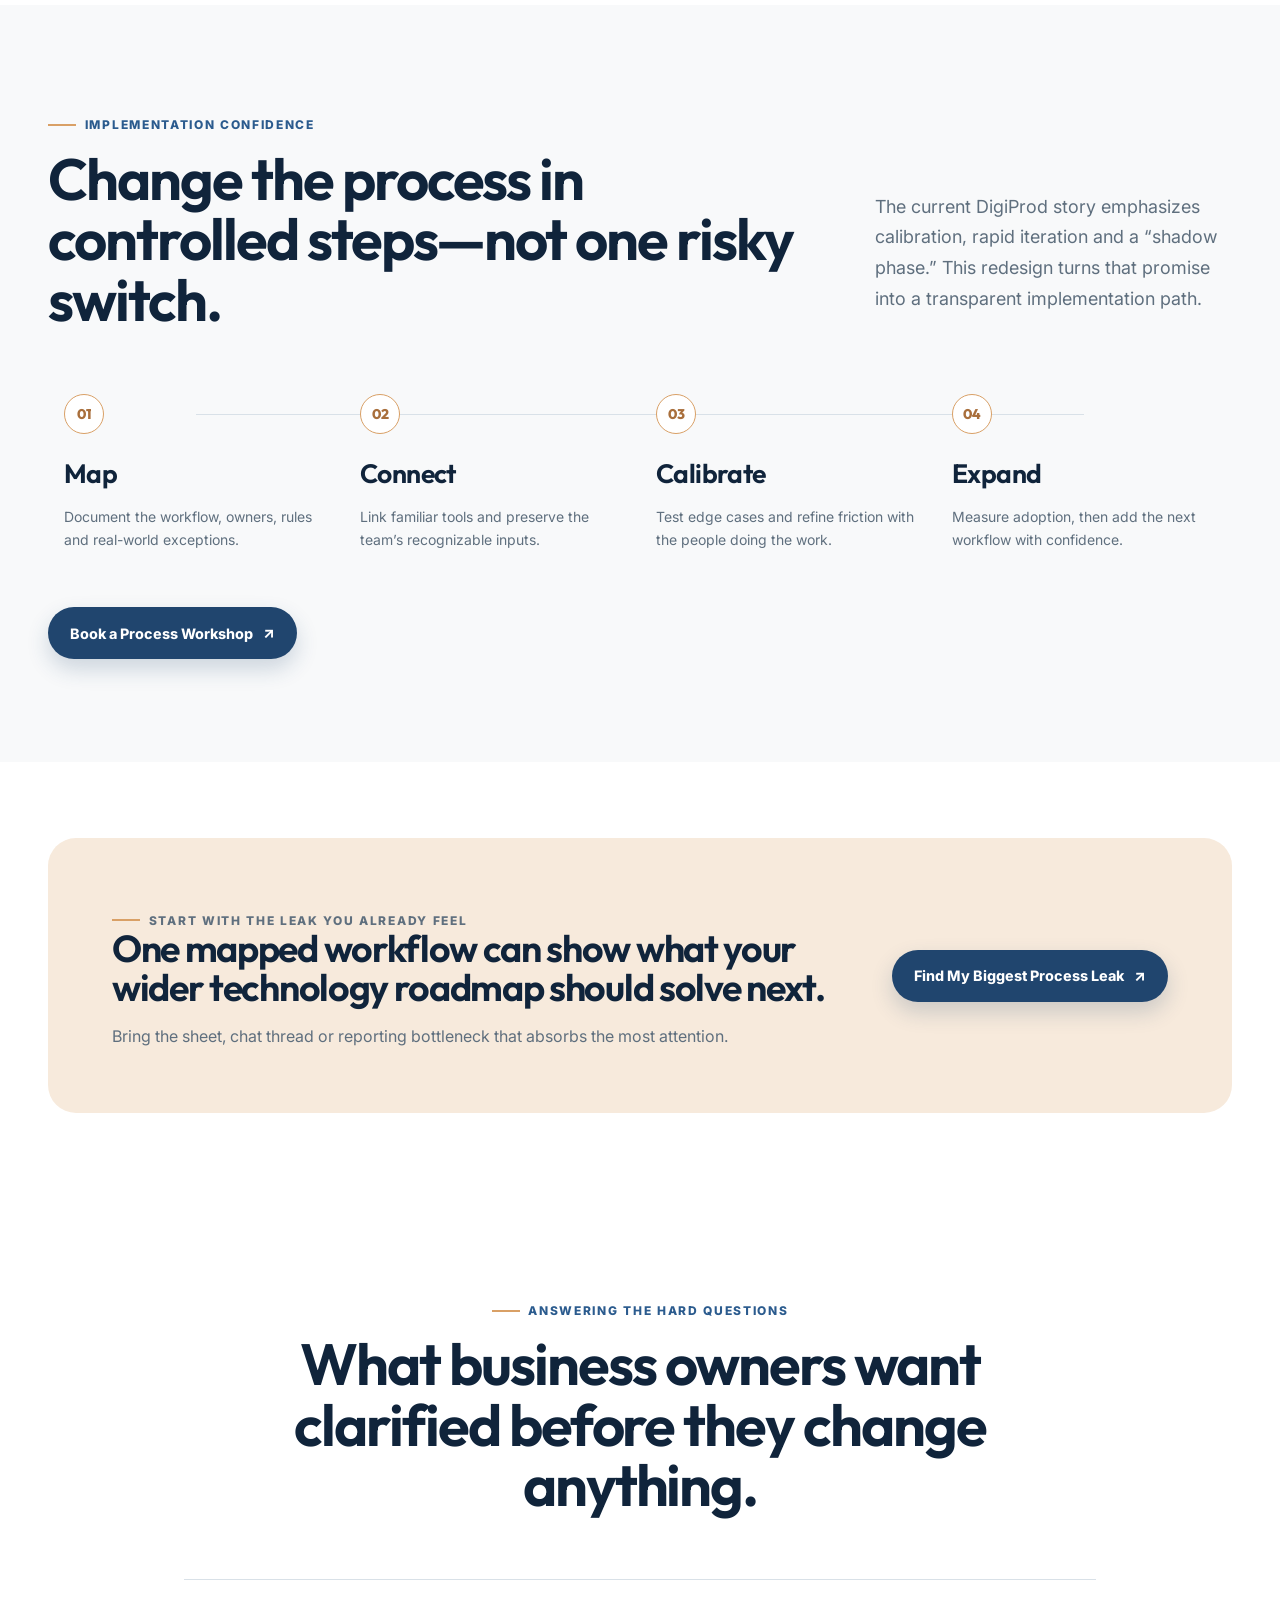
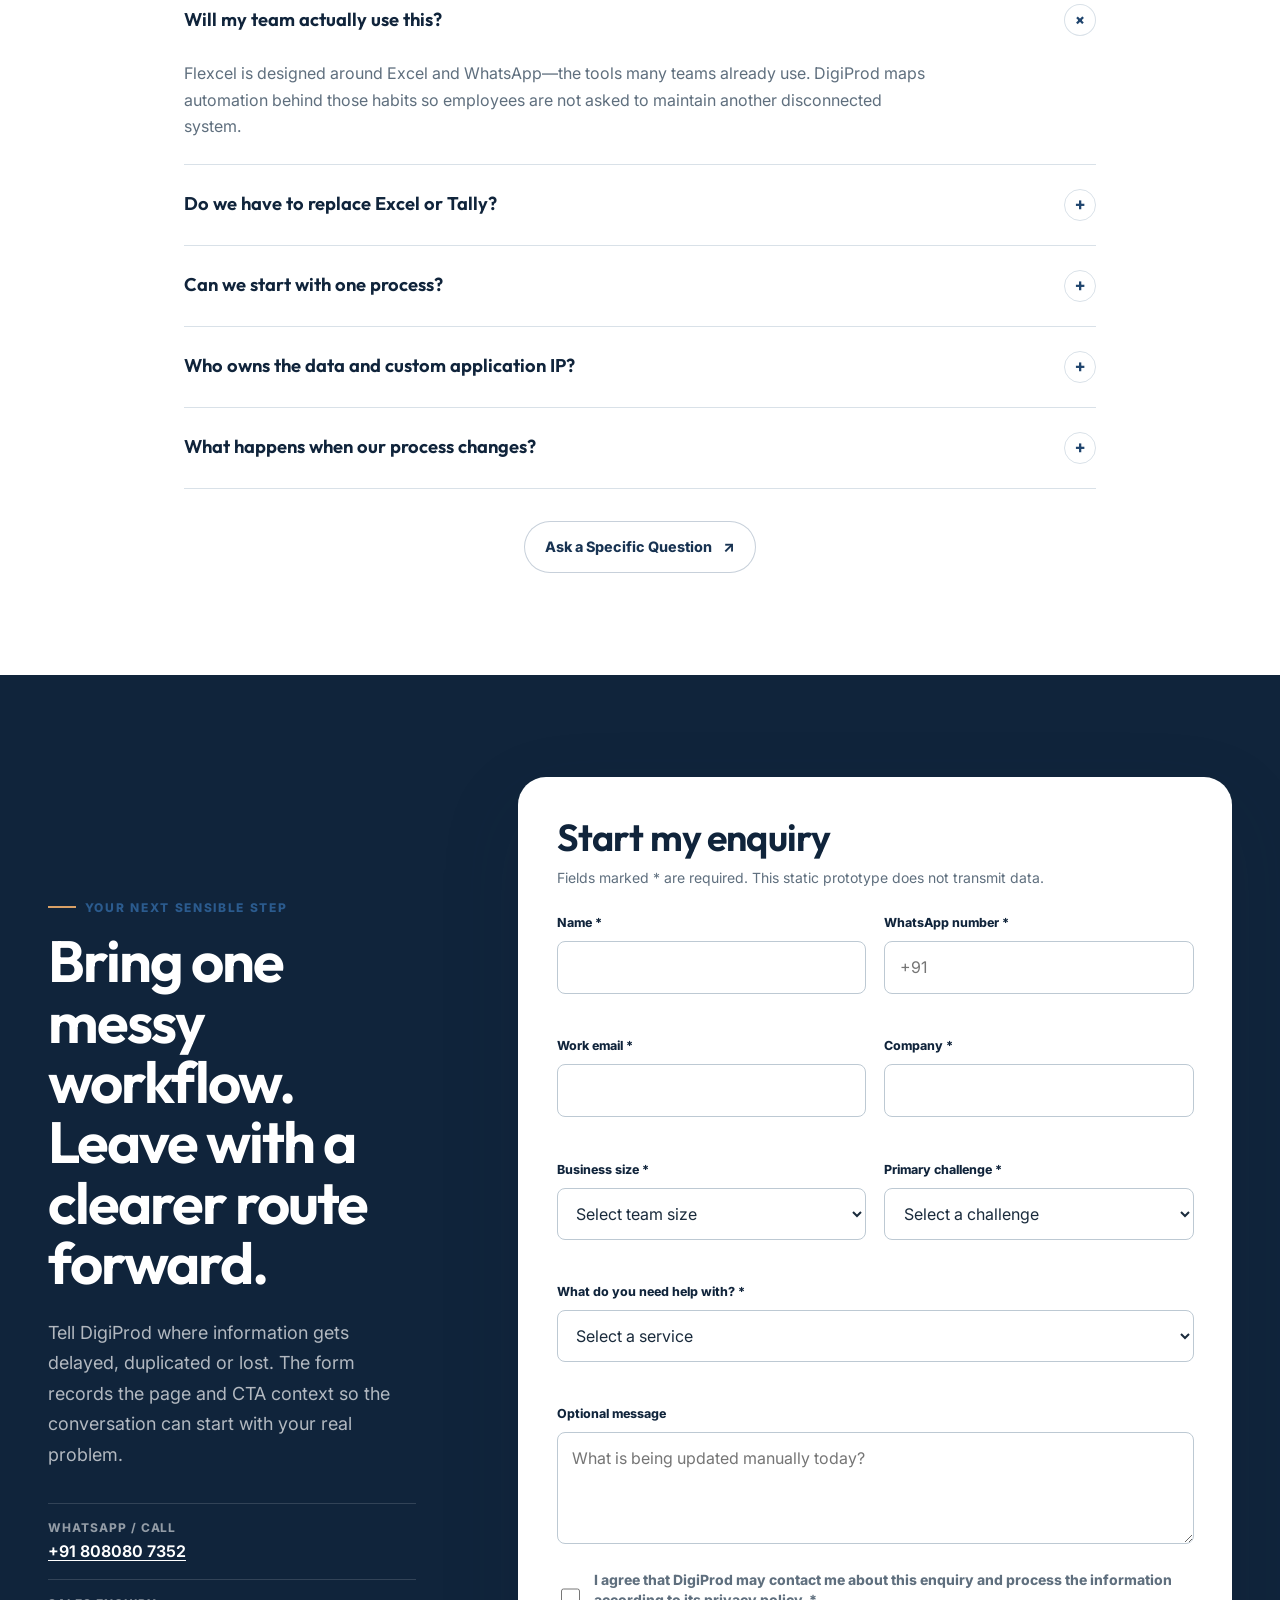
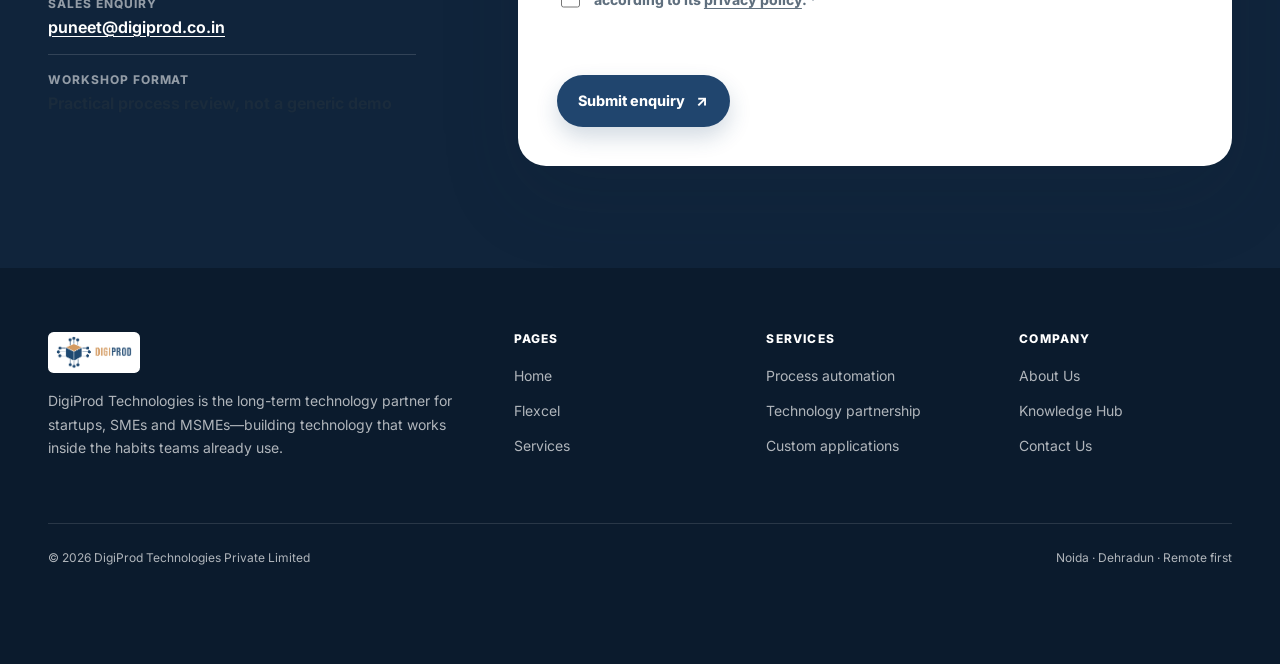
<file: home/index.html>
<!DOCTYPE html>
<html lang="en">
<head>
  <meta charset="utf-8">
  <meta name="viewport" content="width=device-width, initial-scale=1">
  <meta name="description" content="DigiProd connects Excel, WhatsApp, Tally and existing business workflows so teams gain control without learning another complicated system.">
  <title>DigiProd — Growth Without Workflow Disruption</title>
  <link rel="icon" href="../assets/images/favicon.png" type="image/png">
  <link rel="stylesheet" href="../styles/tokens.css">
  <link rel="stylesheet" href="../styles/global.css">
  <link rel="stylesheet" href="../styles/components.css">
  <link rel="stylesheet" href="../styles/responsive.css">
  <link rel="stylesheet" href="../styles/hero.css">
</head>
<body data-page="Home">
  <a class="skip-link" href="#main">Skip to main content</a>

  <header class="site-header" aria-label="Site header">
    <div class="container nav-shell">
      <a class="brand" href="../home/index.html" aria-label="DigiProd home">
        <img src="../assets/images/digiprod-logo.png" alt="DigiProd">
      </a>

      <nav class="desktop-nav" aria-label="Primary navigation">
        <ul class="nav-list">
          <li><a class="nav-link" href="../flexcel/index.html">Products</a></li>
          <li><a class="nav-link" href="../services/index.html">Services</a></li>
          <li><a class="nav-link" href="../services/index.html#industries">Industries</a></li>
          <li><a class="nav-link" href="../about/index.html">About Us</a></li>
          <li><a class="nav-link" href="../knowledge-hub/index.html">Knowledge Hub</a></li>
        </ul>
        <a class="direct-line" href="tel:+918080807352">
          <span>Direct&nbsp;line</span>
          <strong>+91&nbsp;808080&nbsp;7352</strong>
        </a>
        <a class="button button--primary" href="#enquiry" data-enquiry-option="other" data-challenge="visibility">Enquire Now</a>
      </nav>

      <button class="menu-toggle" type="button" aria-expanded="false" aria-controls="mobile-menu" aria-label="Open navigation menu">
        <span></span><span></span><span></span>
      </button>
    </div>
  </header>

  <nav class="mobile-drawer" id="mobile-menu" aria-label="Mobile navigation" hidden>
    <ul class="mobile-nav-list">
      <li><a href="../home/index.html" aria-current="page">Home <span aria-hidden="true">→</span></a></li>
      <li><a href="../flexcel/index.html">Products / Flexcel <span aria-hidden="true">→</span></a></li>
      <li><a href="../services/index.html">Services <span aria-hidden="true">→</span></a></li>
      <li><a href="../services/index.html#industries">Industries <span aria-hidden="true">→</span></a></li>
      <li><a href="../about/index.html">About Us <span aria-hidden="true">→</span></a></li>
      <li><a href="../knowledge-hub/index.html">Knowledge Hub <span aria-hidden="true">→</span></a></li>
    </ul>
    <div class="mobile-drawer__actions">
      <a class="button button--primary" href="#enquiry" data-enquiry-option="other" data-challenge="visibility">Start an enquiry</a>
      <a class="button button--secondary" href="tel:+918080807352">Call&nbsp;+91&nbsp;808080&nbsp;7352</a>
    </div>
  </nav>

  <main id="main" tabindex="-1">
    <section class="operation-hero" aria-labelledby="home-hero-title">
      <div class="container operation-hero__layout">
        <div class="operation-hero__copy" data-reveal>
          <p class="operation-hero__eyebrow">AUTOMATION THAT FITS THE WAY YOUR BUSINESS ALREADY WORKS</p>
          <h1 id="home-hero-title">Grow the business.<span>Not the manual workload.</span></h1>
          <p class="operation-hero__intro">Flexcel connects WhatsApp, Excel, Tally, and your existing workflows into one reliable automation layer—without forcing your team to learn another complicated system.</p>
          <div class="operation-hero__actions">
            <a class="button button--primary" href="#enquiry" data-enquiry-option="flexcel" data-challenge="manual-work">Find My Automation Opportunity</a>
            <a class="button button--secondary" href="#workflow">See How Flexcel Works</a>
          </div>
          <ul class="operation-hero__assurances" aria-label="Implementation assurances">
            <li>Built around your current process</li>
            <li>No disruptive software migration</li>
          </ul>
        </div>

        <div class="operation-system" role="group" aria-labelledby="operation-system-title" aria-describedby="operation-system-description" data-operation-flow data-flow-mode="loading">
          <p class="sr-only" id="operation-system-description">A connected operational trace showing a WhatsApp order updating Excel and Tally, being validated by Flexcel, triggering an approval, and updating the live report.</p>

          <header class="operation-system__topbar">
            <div>
              <span>Live operational trace</span>
              <strong id="operation-system-title">Order #184 · Order-to-control workflow</strong>
            </div>
            <div class="operation-system__controls">
              <span class="operation-system__status"><i aria-hidden="true"></i><span data-operation-status>Automation connected</span></span>
              <button class="operation-system__toggle" type="button" data-operation-toggle aria-pressed="false" aria-label="Pause workflow animation">
                <span aria-hidden="true"></span><b>Pause</b>
              </button>
            </div>
          </header>

          <div class="operation-system__promise" aria-hidden="true">
            <span><small>Starts with</small><strong>Tools your team already uses</strong></span>
            <i></i>
            <span><small>Ends with</small><strong>Reliable, real-time control</strong></span>
          </div>

          <div class="operation-map" data-operation-map aria-hidden="true">
            <div class="operation-map__spine">
              <span class="operation-map__mark">F</span>
              <strong>Flexcel</strong>
              <small>Automation layer</small>
              <p>Capture · Validate<br>Synchronize · Trigger</p>
            </div>

            <svg class="operation-map__routes" data-operation-routes viewBox="0 0 720 430" preserveAspectRatio="none" focusable="false">
              <path class="operation-map__route-base" data-operation-route></path>
              <path class="operation-map__route-signal" data-operation-signal pathLength="1000"></path>
            </svg>

            <ol class="operation-trace">
              <li class="operation-event operation-event--left operation-event--wa" data-operation-node="whatsapp">
                <span class="operation-event__sequence">01</span>
                <span class="operation-event__icon">WA</span>
                <span class="operation-event__copy"><small>Incoming order</small><strong>New WhatsApp Order</strong><em>Order #184 · ₹42,600</em></span>
                <span class="operation-event__state"><i>✓</i>Captured</span>
                <span class="operation-event__port" data-operation-port></span>
              </li>

              <li class="operation-event operation-event--right operation-event--excel" data-operation-node="excel">
                <span class="operation-event__sequence">02</span>
                <span class="operation-event__icon">XL</span>
                <span class="operation-event__copy"><small>Operational record</small><strong>Excel Updated</strong><em>Pricing + stock · row 29</em></span>
                <span class="operation-event__state"><i>✓</i>Written</span>
                <span class="operation-event__port" data-operation-port></span>
              </li>

              <li class="operation-event operation-event--left operation-event--tally" data-operation-node="tally">
                <span class="operation-event__sequence">03</span>
                <span class="operation-event__icon">TY</span>
                <span class="operation-event__copy"><small>Financial record</small><strong>Tally Synced</strong><em>Ledger + customer account</em></span>
                <span class="operation-event__state"><i>✓</i>Matched</span>
                <span class="operation-event__port" data-operation-port></span>
              </li>

              <li class="operation-event operation-event--right operation-event--validation" data-operation-node="validation">
                <span class="operation-event__sequence">04</span>
                <span class="operation-event__icon">DV</span>
                <span class="operation-event__copy"><small>Flexcel check</small><strong>Data Validated</strong><em>Business rules passed</em></span>
                <span class="operation-event__state"><i>✓</i>Valid</span>
                <span class="operation-event__port" data-operation-port></span>
              </li>

              <li class="operation-event operation-event--left operation-event--approval" data-operation-node="approval">
                <span class="operation-event__sequence">05</span>
                <span class="operation-event__icon">AP</span>
                <span class="operation-event__copy"><small>Business rule</small><strong>Approval Triggered</strong><em>Owner notified on WhatsApp</em></span>
                <span class="operation-event__state"><i>✓</i>Sent</span>
                <span class="operation-event__port" data-operation-port></span>
              </li>

              <li class="operation-event operation-event--right operation-event--report" data-operation-node="report">
                <span class="operation-event__sequence">06</span>
                <span class="operation-event__icon">RP</span>
                <span class="operation-event__copy"><small>Real-time control</small><strong>Live Report Updated</strong><em>Order control · 08:42</em></span>
                <span class="operation-event__state"><i>✓</i>Live</span>
                <span class="operation-event__port" data-operation-port></span>
              </li>
            </ol>
          </div>

          <footer class="operation-system__outcome">
            <div><small>Before</small><strong>Re-keying · chasing · delayed reports</strong></div>
            <span aria-hidden="true">→</span>
            <div><small>With Flexcel</small><strong>Captured once · validated · live visibility</strong></div>
            <p data-operation-complete><i>✓</i> Workflow complete</p>
          </footer>
        </div>
      </div>
    </section>
    <aside class="trust-ribbon" aria-label="Compatible workflow tools">
      <div class="container trust-ribbon__inner">
        <p>Designed around the systems Indian SMEs already trust.</p>
        <div class="tool-chips">
          <span class="tool-chip">Excel</span>
          <span class="tool-chip">WhatsApp</span>
          <span class="tool-chip">Tally</span>
          <span class="tool-chip">Existing SOPs</span>
        </div>
      </div>
    </aside>

    <section class="section" aria-labelledby="pain-title">
      <div class="container editorial-split">
        <div class="sticky-copy" data-reveal>
          <p class="eyebrow">The founder’s daily friction</p>
          <h2 id="pain-title">Your growth should not depend on chasing people for updates.</h2>
          <p class="lead">The current site calls this “The Founder’s Dilemma.” The problem is rarely a lack of effort. It is information arriving too late, in too many places, with no reliable owner view.</p>
          <a class="button button--primary" href="#enquiry" data-enquiry-option="process-automation" data-challenge="manual-work">Show Me Where Time Is Leaking</a>
        </div>
        <ol class="pain-list" data-reveal>
          <li><div><strong>Reports arrive after the decision window.</strong><span>Owners react to last week’s numbers instead of today’s exceptions.</span></div></li>
          <li><div><strong>Data lives across versions of the same sheet.</strong><span>Teams spend time reconciling what should have been one source of truth.</span></div></li>
          <li><div><strong>Follow-ups disappear inside busy chat threads.</strong><span>Customer intent is felt, but not consistently captured or acted on.</span></div></li>
          <li><div><strong>Employees avoid systems that slow the real work.</strong><span>Another login becomes another place the owner has to police.</span></div></li>
          <li><div><strong>Critical logic lives inside one person’s head.</strong><span>When a key employee leaves, the process becomes fragile.</span></div></li>
          <li><div><strong>Owners reconcile instead of deciding.</strong><span>Growth adds coordination overhead when the workflow does not scale with it.</span></div></li>
        </ol>
      </div>
    </section>

    <section class="section section--soft" aria-labelledby="software-title">
      <div class="container">
        <div class="section-head">
          <div data-reveal>
            <p class="eyebrow">Why ordinary software fails</p>
            <h2 id="software-title">Software is easy. Adoption is hard.</h2>
          </div>
          <p class="lead" data-reveal>DigiProd’s current message is direct: teams resist tools that ask them to stop productive work just to “fill the system.” Flexcel reverses that relationship.</p>
        </div>

        <div class="comparison" data-reveal>
          <div class="comparison__head" aria-hidden="true"><span>Decision</span><span>Another standard system</span><span>Flexcel’s adoption-first layer</span></div>
          <div class="comparison__row"><strong>Daily input</strong><span>New login and unfamiliar forms</span><span class="positive">Excel and WhatsApp remain recognizable</span></div>
          <div class="comparison__row"><strong>Business logic</strong><span>Process changes to fit the product</span><span class="positive">Automation is mapped around existing rules</span></div>
          <div class="comparison__row"><strong>Implementation</strong><span>Big switch, big training burden</span><span class="positive">Start with one workflow and expand gradually</span></div>
          <div class="comparison__row"><strong>Owner visibility</strong><span>Only as current as staff data entry</span><span class="positive">Updates, validation and alerts happen in the flow</span></div>
        </div>
      </div>
    </section>

    <section class="section section--navy" id="workflow" aria-labelledby="flexcel-intro-title">
      <div class="container">
        <div class="section-head">
          <div data-reveal>
            <p class="eyebrow">The missing operational layer</p>
            <h2 id="flexcel-intro-title">Flexcel connects the systems your business already trusts.</h2>
          </div>
          <div data-reveal>
            <p class="lead">Upgrade manual spreadsheets into a reliable business engine without changing the habits your team already understands.</p>
            <a class="button button--light" href="../flexcel/index.html">Explore Flexcel</a>
          </div>
        </div>

        <div class="integration-stage" data-reveal>
          <div class="integration-tools" role="group" aria-label="Existing tools">
            <div class="integration-chip"><b>XL</b><span>Excel sheets and formulas</span></div>
            <div class="integration-chip"><b>WA</b><span>WhatsApp updates</span></div>
            <div class="integration-chip"><b>TY</b><span>Tally records</span></div>
            <div class="integration-chip"><b>SOP</b><span>Your process rules</span></div>
          </div>
          <div class="integration-core" role="group" aria-label="Flexcel automation layer"><div><strong>Flexcel</strong><span>Validation + sync</span></div></div>
          <div class="integration-results" role="group" aria-label="Operational outcomes">
            <div class="integration-chip"><b>01</b><span>Validated updates</span></div>
            <div class="integration-chip"><b>02</b><span>Timely alerts</span></div>
            <div class="integration-chip"><b>03</b><span>Clear accountability</span></div>
            <div class="integration-chip"><b>04</b><span>Founder visibility</span></div>
          </div>
        </div>
        <div class="cta-row mt-3" data-reveal>
          <a class="button button--accent" href="#enquiry" data-enquiry-option="flexcel" data-challenge="integration">See How Flexcel Fits My Workflow</a>
        </div>
      </div>
    </section>

    <section class="section" aria-labelledby="outcomes-title">
      <div class="container">
        <div class="section-head">
          <div data-reveal>
            <p class="eyebrow">Control without disruption</p>
            <h2 id="outcomes-title">The outcome is not “more software.” It is a calmer operation.</h2>
          </div>
          <p class="lead" data-reveal>Every capability is translated into a business change your team and customers can actually feel.</p>
        </div>
        <div class="outcome-grid" data-reveal>
          <article class="outcome-item"><span>01 / Accuracy</span><h3>Fewer manual errors</h3><p>Validate data at the point it enters the process.</p></article>
          <article class="outcome-item"><span>02 / Speed</span><h3>Faster reporting</h3><p>Bring recurring updates together without another reconciliation round.</p></article>
          <article class="outcome-item"><span>03 / Visibility</span><h3>Clearer process status</h3><p>See what moved, what stalled and what needs attention.</p></article>
          <article class="outcome-item"><span>04 / Continuity</span><h3>Less key-person dependency</h3><p>Preserve process rules outside one employee’s memory.</p></article>
          <article class="outcome-item"><span>05 / Adoption</span><h3>Familiar employee experience</h3><p>Keep the inputs the team already recognizes.</p></article>
          <article class="outcome-item"><span>06 / Response</span><h3>Quicker customer follow-up</h3><p>Turn operational events into timely reminders and alerts.</p></article>
        </div>
        <div class="cta-row mt-3" data-reveal>
          <a class="button button--primary" href="#enquiry" data-enquiry-option="flexcel" data-challenge="visibility">Find My Highest-Impact Workflow</a>
        </div>
      </div>
    </section>

    <section class="section section--compact section--warm" aria-labelledby="home-proof-title">
      <div class="container">
        <article class="quote-panel" data-reveal>
          <div>
            <div class="quote-mark" aria-hidden="true">“</div>
            <span class="status-label">Requires Client Approval</span>
          </div>
          <div>
            <h2 id="home-proof-title" class="sr-only">Customer testimonial</h2>
            <blockquote>“Tracking orders accurately was a nightmare until we implemented the Flexcel ERP. The transition was smooth, my team didn't even realize it was a ‘new system’.”</blockquote>
            <p class="quote-meta"><strong>Vikram Shah</strong>COO, Global Logistics India · Exact wording from the current DigiProd Home page</p>
            <a class="button button--light" href="#enquiry" data-enquiry-option="flexcel" data-challenge="adoption">Discuss a Similar Use Case</a>
          </div>
        </article>
      </div>
    </section>

    <section class="section" aria-labelledby="services-title">
      <div class="container">
        <div class="section-head">
          <div data-reveal>
            <p class="eyebrow">The wider DigiProd service ecosystem</p>
            <h2 id="services-title">Flexcel improves the workflow. DigiProd can strengthen everything around it.</h2>
          </div>
          <p class="lead" data-reveal>The same adoption-first approach extends from process automation into technology guidance, custom business tools, integration and long-term support.</p>
        </div>

        <div class="service-grid">
          <article class="service-card service-card--navy" data-reveal>
            <span class="service-card__number">01 / Direction</span>
            <h3>Fractional CTO &amp; technology roadmap</h3>
            <p>Make safer technology decisions and protect process knowledge without building a full senior technology department.</p>
            <a class="text-link" href="#enquiry" data-enquiry-option="fractional-cto" data-challenge="technology-direction">Discuss strategic support</a>
          </article>
          <article class="service-card" data-reveal>
            <span class="service-card__number">02 / Execution</span>
            <h3>Shared technology team</h3>
            <p>Build, maintain and evolve business tools without carrying the hiring and management overhead of an internal engineering function.</p>
            <a class="text-link" href="#enquiry" data-enquiry-option="shared-team" data-challenge="capacity">Explore a shared team</a>
          </article>
          <article class="service-card" data-reveal>
            <span class="service-card__number">03 / Connected tools</span>
            <h3>Dashboards, portals, mobile tools &amp; integrations</h3>
            <p>Extend Excel, Tally and WhatsApp automation into owner dashboards, customer portals, field tools and custom applications.</p>
            <a class="text-link" href="#enquiry" data-enquiry-option="custom-application" data-challenge="integration">Build my business tool</a>
          </article>
          <article class="service-card service-card--gold" data-reveal>
            <span class="service-card__number">04 / Continuity</span>
            <h3>Product support, maintenance &amp; scaling</h3>
            <p>Keep the software your business depends on reliable, documented and aligned with changing operational needs.</p>
            <a class="text-link" href="../services/index.html">Explore all services</a>
          </article>
        </div>
        <div class="cta-row mt-3" data-reveal>
          <a class="button button--primary" href="#enquiry" data-enquiry-option="fractional-cto" data-challenge="technology-direction">Build My Technology Roadmap</a>
        </div>
      </div>
    </section>

    <section class="section section--soft" aria-labelledby="process-title">
      <div class="container">
        <div class="section-head">
          <div data-reveal>
            <p class="eyebrow">Implementation confidence</p>
            <h2 id="process-title">Change the process in controlled steps—not one risky switch.</h2>
          </div>
          <p class="lead" data-reveal>The current DigiProd story emphasizes calibration, rapid iteration and a “shadow phase.” This redesign turns that promise into a transparent implementation path.</p>
        </div>
        <div class="process-timeline" data-reveal>
          <article class="process-step"><span class="process-step__num">01</span><h3>Map</h3><p>Document the workflow, owners, rules and real-world exceptions.</p></article>
          <article class="process-step"><span class="process-step__num">02</span><h3>Connect</h3><p>Link familiar tools and preserve the team’s recognizable inputs.</p></article>
          <article class="process-step"><span class="process-step__num">03</span><h3>Calibrate</h3><p>Test edge cases and refine friction with the people doing the work.</p></article>
          <article class="process-step"><span class="process-step__num">04</span><h3>Expand</h3><p>Measure adoption, then add the next workflow with confidence.</p></article>
        </div>
        <div class="cta-row mt-4" data-reveal>
          <a class="button button--primary" href="#enquiry" data-enquiry-option="process-automation" data-challenge="implementation">Book a Process Workshop</a>
        </div>
      </div>
    </section>

    <section class="section section--compact" aria-label="Technology roadmap call to action">
      <div class="container">
        <div class="conversion-band" data-reveal>
          <div>
            <p class="eyebrow">Start with the leak you already feel</p>
            <h2>One mapped workflow can show what your wider technology roadmap should solve next.</h2>
            <p>Bring the sheet, chat thread or reporting bottleneck that absorbs the most attention.</p>
          </div>
          <a class="button button--primary" href="#enquiry" data-enquiry-option="process-automation" data-challenge="manual-work">Find My Biggest Process Leak</a>
        </div>
      </div>
    </section>

    <section class="section" aria-labelledby="home-faq-title">
      <div class="container container--narrow">
        <div class="section-head--center" data-reveal>
          <p class="eyebrow">Answering the hard questions</p>
          <h2 id="home-faq-title">What business owners want clarified before they change anything.</h2>
        </div>
        <div class="faq-list" data-reveal>
          <details class="faq-item" open>
            <summary>Will my team actually use this?</summary>
            <div class="faq-answer">Flexcel is designed around Excel and WhatsApp—the tools many teams already use. DigiProd maps automation behind those habits so employees are not asked to maintain another disconnected system.</div>
          </details>
          <details class="faq-item">
            <summary>Do we have to replace Excel or Tally?</summary>
            <div class="faq-answer">No replacement is implied. The current DigiProd positioning is to connect existing sheets, WhatsApp inputs and Tally records where the agreed workflow requires them.</div>
          </details>
          <details class="faq-item">
            <summary>Can we start with one process?</summary>
            <div class="faq-answer">Yes. Flexcel is described as modular, with a recommendation to begin at the narrowest bottleneck and expand once the team gains confidence.</div>
          </details>
          <details class="faq-item">
            <summary>Who owns the data and custom application IP?</summary>
            <div class="faq-answer">DigiProd’s current site states that the client owns its business data and that custom-application intellectual property belongs to the client organization. Contract language should confirm this for each engagement.</div>
          </details>
          <details class="faq-item">
            <summary>What happens when our process changes?</summary>
            <div class="faq-answer">The implementation approach includes calibration around real edge cases and planned changes. Scope, support and commercial terms should be agreed for each module before launch.</div>
          </details>
        </div>
        <div class="cta-row mt-3 cta-center" data-reveal>
          <a class="button button--secondary" href="#enquiry" data-enquiry-option="other" data-challenge="other">Ask a Specific Question</a>
        </div>
      </div>
    </section>

    <section class="section enquiry-section" id="enquiry" aria-labelledby="home-enquiry-title">
      <div class="container enquiry-layout">
        <div class="enquiry-copy" data-reveal>
          <p class="eyebrow">Your next sensible step</p>
          <h2 id="home-enquiry-title">Bring one messy workflow. Leave with a clearer route forward.</h2>
          <p class="lead">Tell DigiProd where information gets delayed, duplicated or lost. The form records the page and CTA context so the conversation can start with your real problem.</p>
          <ul class="contact-list">
            <li><span>WhatsApp / Call</span><a href="tel:+918080807352">+91&nbsp;808080&nbsp;7352</a></li>
            <li><span>Sales enquiry</span><a href="mailto:puneet@digiprod.co.in">puneet@digiprod.co.in</a></li>
            <li><span>Workshop format</span><strong>Practical process review, not a generic demo</strong></li>
          </ul>
        </div>

        <div class="enquiry-card" data-reveal>
          <div class="form-intro">
            <h3>Start my enquiry</h3>
            <p>Fields marked * are required. This static prototype does not transmit data.</p>
          </div>
          <form class="enquiry-form" novalidate>
            <input type="hidden" name="source_page" value="">
            <input type="hidden" name="cta_context" value="General enquiry">
            <div class="form-grid">
              <div class="field">
                <label for="home-name">Name *</label>
                <input id="home-name" name="name" type="text" autocomplete="name" required aria-describedby="home-name-error">
                <p class="field-error" id="home-name-error" data-error-for="home-name"></p>
              </div>
              <div class="field">
                <label for="home-whatsapp">WhatsApp number *</label>
                <input id="home-whatsapp" name="whatsapp" type="tel" inputmode="tel" autocomplete="tel" placeholder="+91" required aria-describedby="home-whatsapp-error">
                <p class="field-error" id="home-whatsapp-error" data-error-for="home-whatsapp"></p>
              </div>
              <div class="field">
                <label for="home-email">Work email *</label>
                <input id="home-email" name="email" type="email" autocomplete="email" required aria-describedby="home-email-error">
                <p class="field-error" id="home-email-error" data-error-for="home-email"></p>
              </div>
              <div class="field">
                <label for="home-company">Company *</label>
                <input id="home-company" name="company" type="text" autocomplete="organization" required aria-describedby="home-company-error">
                <p class="field-error" id="home-company-error" data-error-for="home-company"></p>
              </div>
              <div class="field">
                <label for="home-size">Business size *</label>
                <select id="home-size" name="business_size" required aria-describedby="home-size-error">
                  <option value="">Select team size</option>
                  <option value="1-10">1–10 people</option>
                  <option value="11-50">11–50 people</option>
                  <option value="51-200">51–200 people</option>
                  <option value="201-500">201–500 people</option>
                  <option value="500+">500+ people</option>
                </select>
                <p class="field-error" id="home-size-error" data-error-for="home-size"></p>
              </div>
              <div class="field">
                <label for="home-challenge">Primary challenge *</label>
                <select id="home-challenge" name="primary_challenge" required aria-describedby="home-challenge-error">
                  <option value="">Select a challenge</option>
                  <option value="manual-work">Repeated manual work</option>
                  <option value="visibility">Limited operational visibility</option>
                  <option value="adoption">Low employee adoption</option>
                  <option value="integration">Disconnected tools</option>
                  <option value="implementation">Implementation risk</option>
                  <option value="capacity">Technology team capacity</option>
                  <option value="technology-direction">Technology direction</option>
                  <option value="other">Something else</option>
                </select>
                <p class="field-error" id="home-challenge-error" data-error-for="home-challenge"></p>
              </div>
              <div class="field field--full">
                <label for="home-help">What do you need help with? *</label>
                <select id="home-help" name="help_type" required aria-describedby="home-help-error">
                  <option value="">Select a service</option>
                  <option value="flexcel">Flexcel automation</option>
                  <option value="excel-automation">Excel automation</option>
                  <option value="tally-integration">Tally integration</option>
                  <option value="whatsapp-automation">WhatsApp automation</option>
                  <option value="process-automation">Process automation</option>
                  <option value="custom-application">Custom application or portal</option>
                  <option value="fractional-cto">Fractional CTO</option>
                  <option value="shared-team">Shared technology team</option>
                  <option value="other">Other / not sure yet</option>
                </select>
                <p class="field-error" id="home-help-error" data-error-for="home-help"></p>
              </div>
              <div class="field field--full">
                <label for="home-message">Optional message</label>
                <textarea id="home-message" name="message" placeholder="What is being updated manually today?"></textarea>
              </div>
              <div class="field field--full">
                <div class="consent">
                  <input id="home-consent" name="consent" type="checkbox" required aria-describedby="home-consent-error">
                  <label for="home-consent">I agree that DigiProd may contact me about this enquiry and process the information according to its <a href="../privacy/index.html">privacy policy</a>. *</label>
                </div>
                <p class="field-error" id="home-consent-error" data-error-for="home-consent"></p>
              </div>
            </div>
            <div class="form-actions">
              <button class="button button--primary" type="submit"><span>Submit enquiry</span></button>
              <p class="form-status" role="status" aria-live="polite"></p>
            </div>
          </form>
        </div>
      </div>
    </section>
  </main>

  <footer class="site-footer">
    <div class="container">
      <div class="footer-grid">
        <div class="footer-brand">
          <img src="../assets/images/digiprod-logo.png" alt="DigiProd">
          <p>DigiProd Technologies is the long-term technology partner for startups, SMEs and MSMEs—building technology that works inside the habits teams already use.</p>
        </div>
        <div class="footer-col"><h3>Pages</h3><ul><li><a href="../home/index.html">Home</a></li><li><a href="../flexcel/index.html">Flexcel</a></li><li><a href="../services/index.html">Services</a></li></ul></div>
        <div class="footer-col"><h3>Services</h3><ul><li><a href="../services/index.html#catalogue">Process automation</a></li><li><a href="../services/index.html#models">Technology partnership</a></li><li><a href="../services/index.html#catalogue">Custom applications</a></li></ul></div>
        <div class="footer-col"><h3>Company</h3><ul><li><a href="../about/index.html">About Us</a></li><li><a href="../knowledge-hub/index.html">Knowledge Hub</a></li><li><a href="#enquiry" data-enquiry-option="other" data-challenge="other">Contact Us</a></li></ul></div>
      </div>
      <div class="footer-bottom"><span>© 2026 DigiProd Technologies Private Limited</span><span>Noida · Dehradun · Remote first</span></div>
    </div>
  </footer>

  <section class="mobile-enquiry-bar" aria-label="Quick enquiry action">
    <a class="button button--primary" href="#enquiry" data-enquiry-option="flexcel" data-challenge="manual-work">Find My Automation Opportunity</a>
  </section>

  <script src="../scripts/navigation.js" defer></script>
  <script src="../scripts/forms.js" defer></script>
  <script src="../scripts/motion.js" defer></script>
  <script src="../scripts/hero-workflow.js" defer></script>
  <script src="../scripts/pages.js" defer></script>
</body>
</html>
</file>
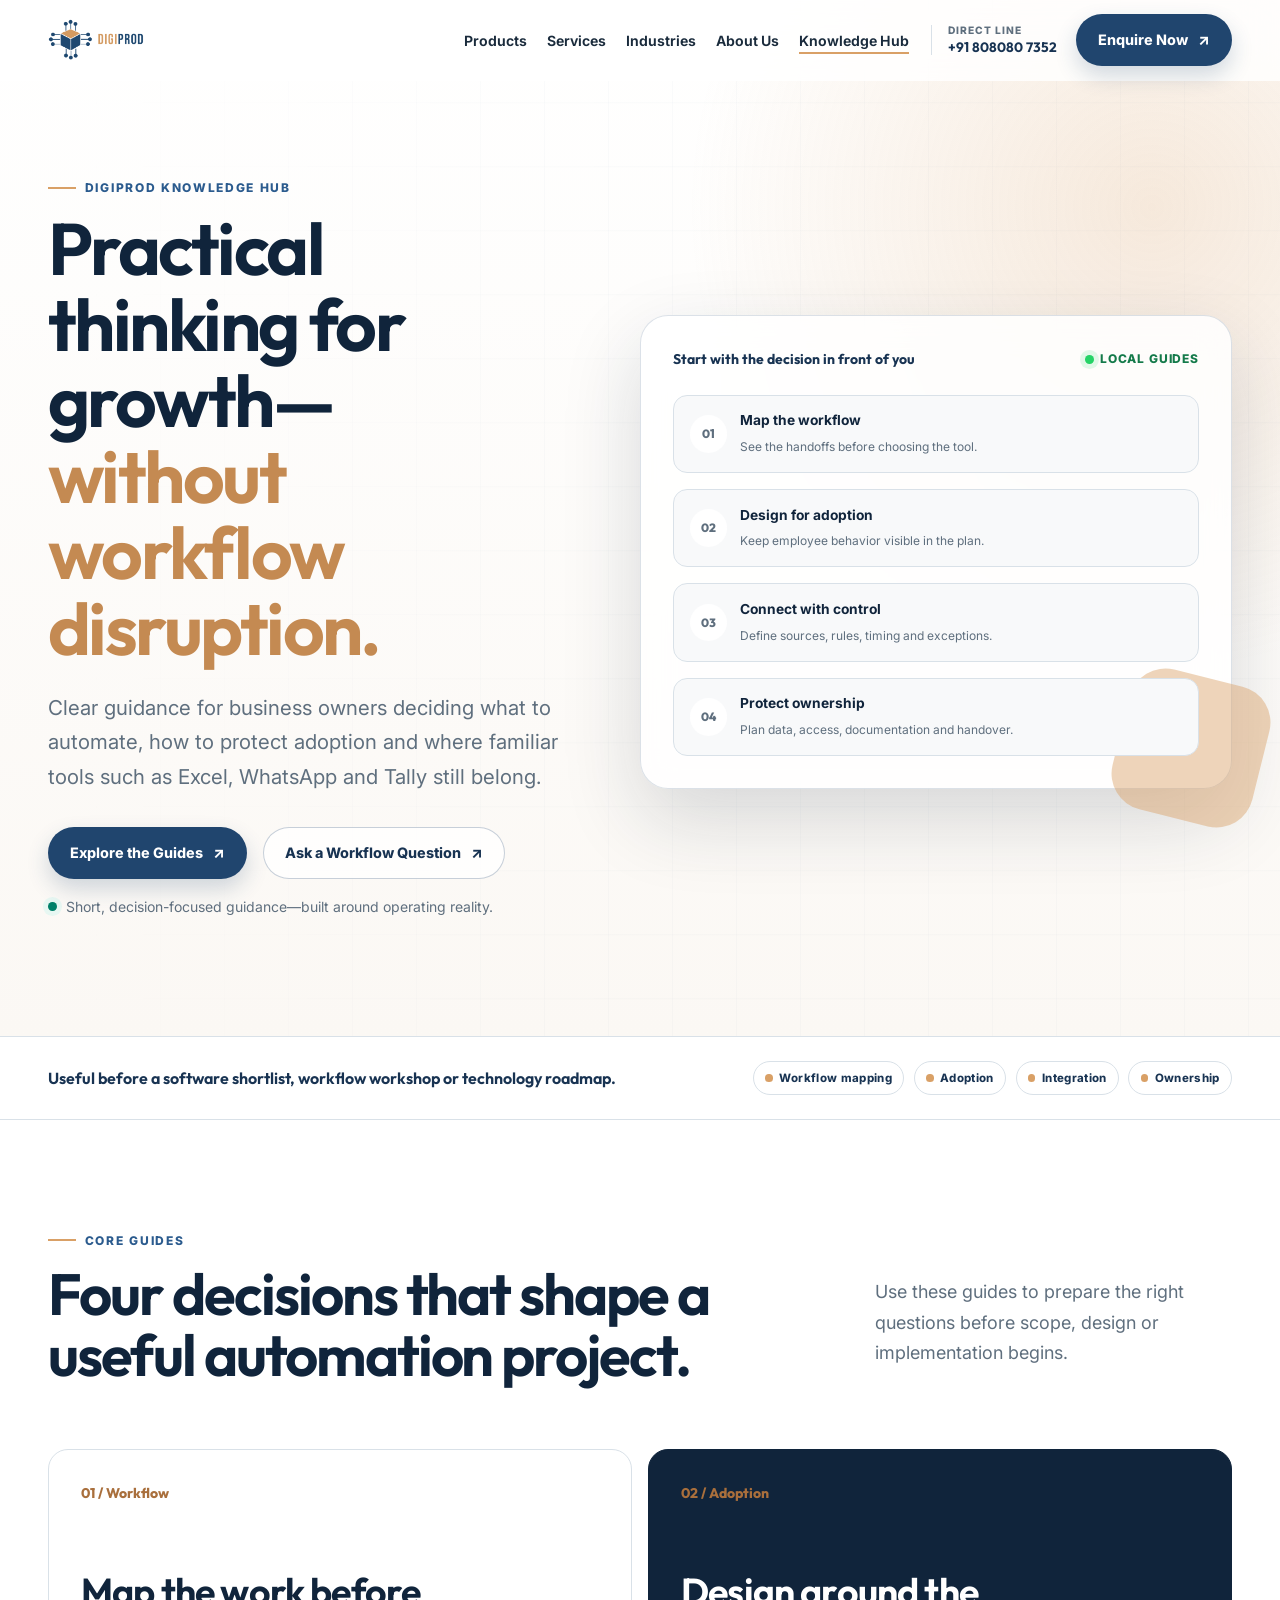
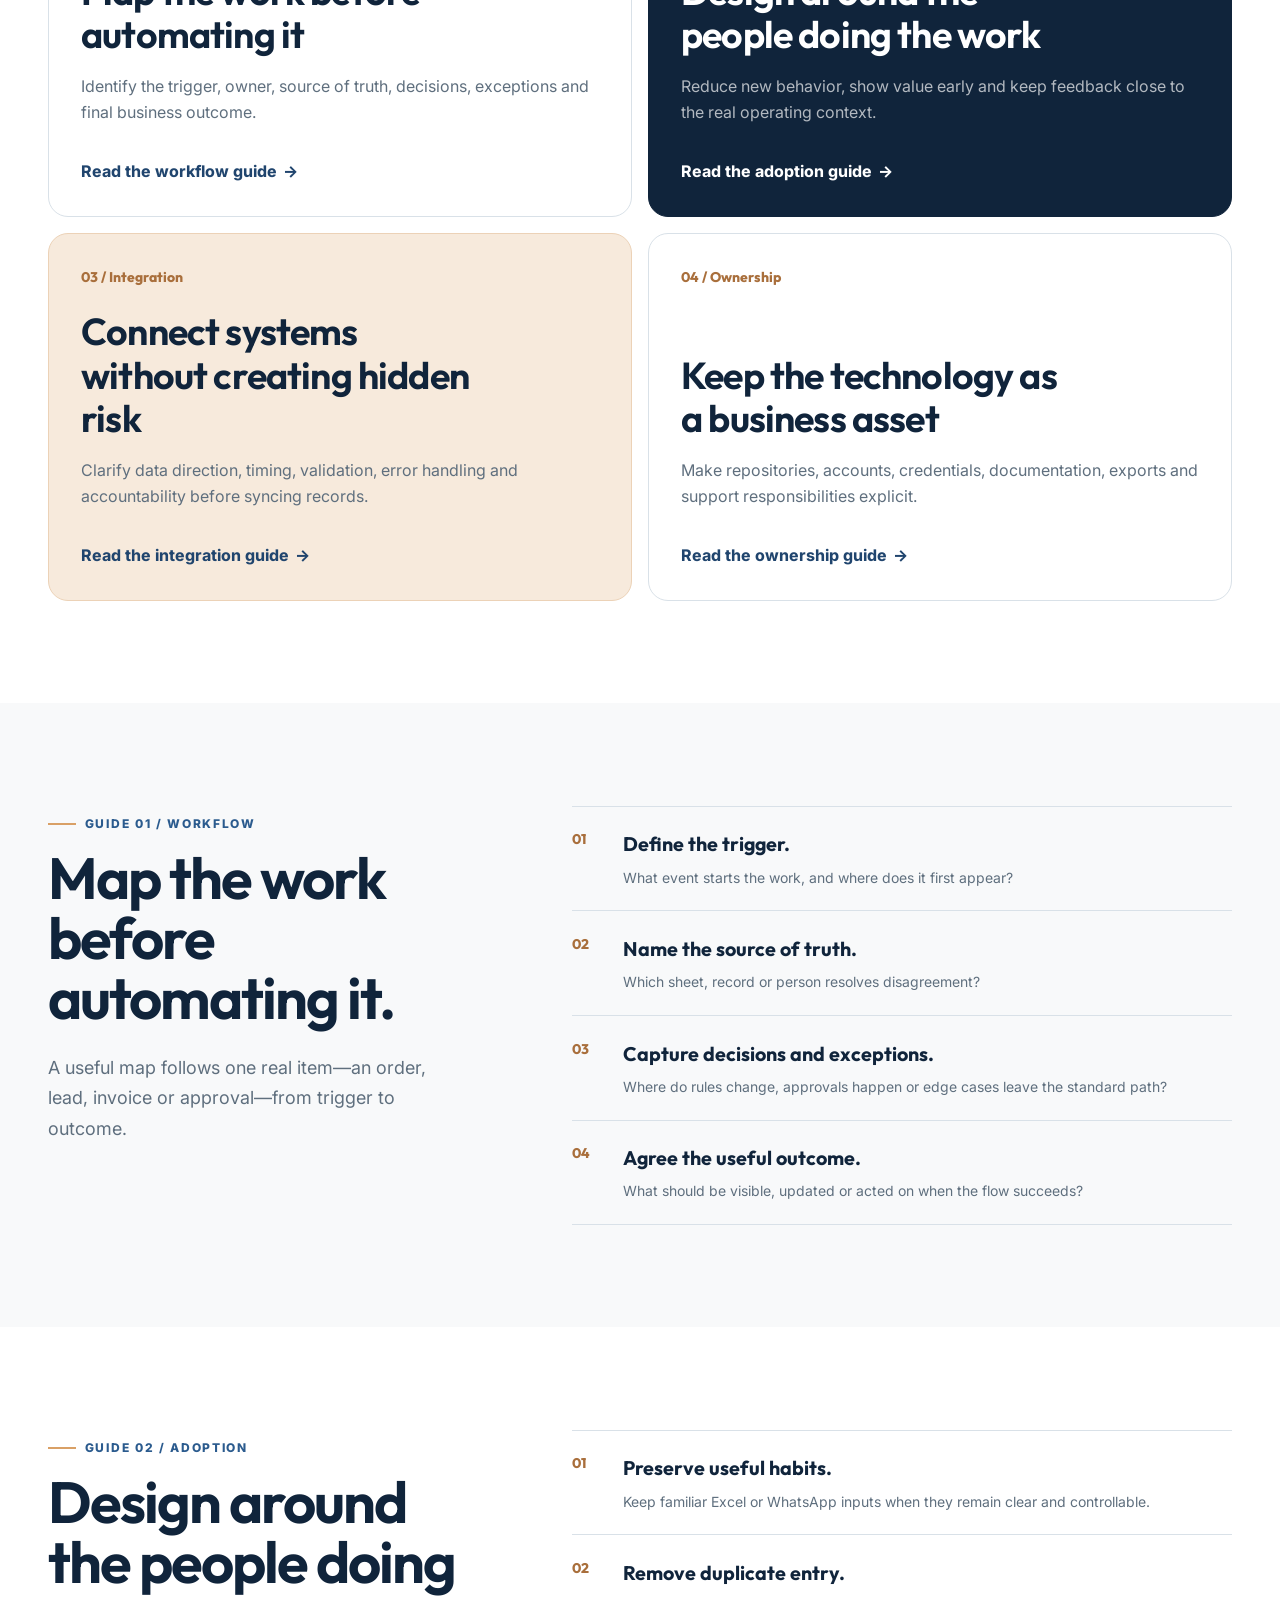
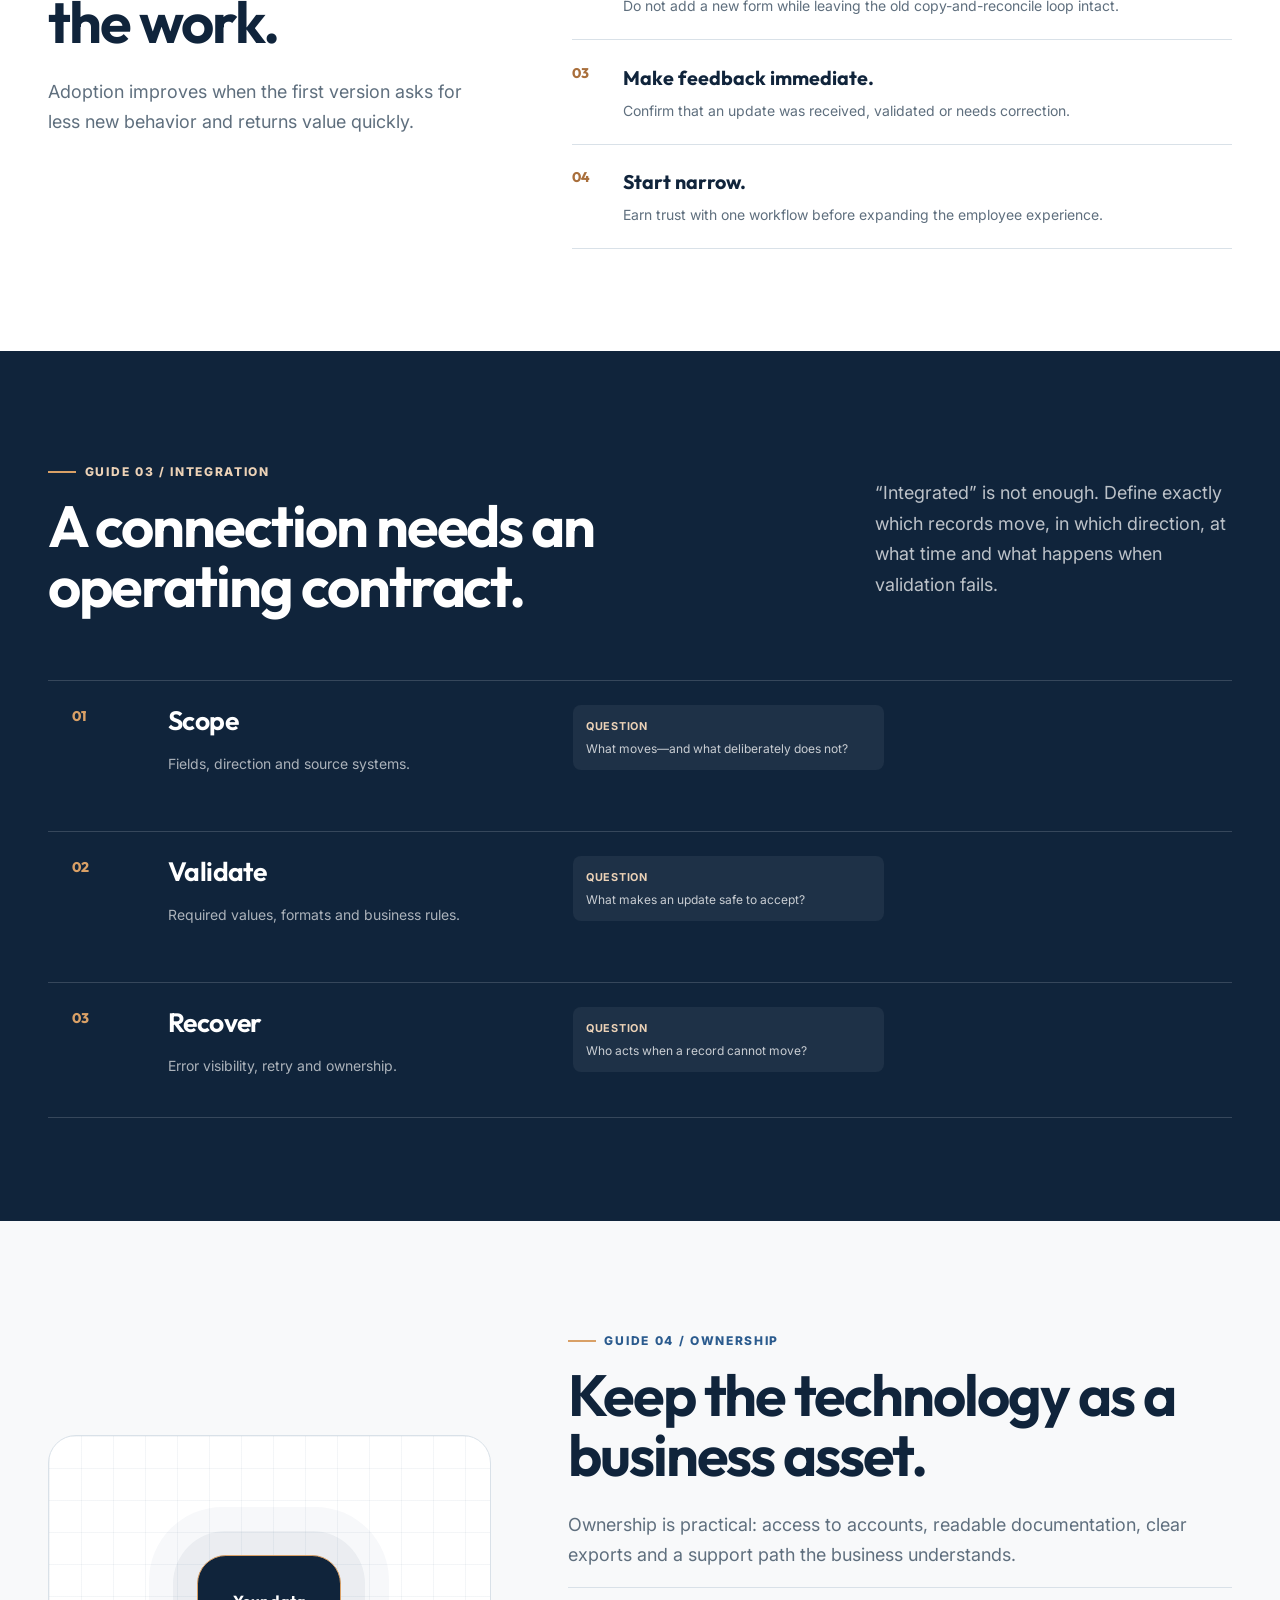
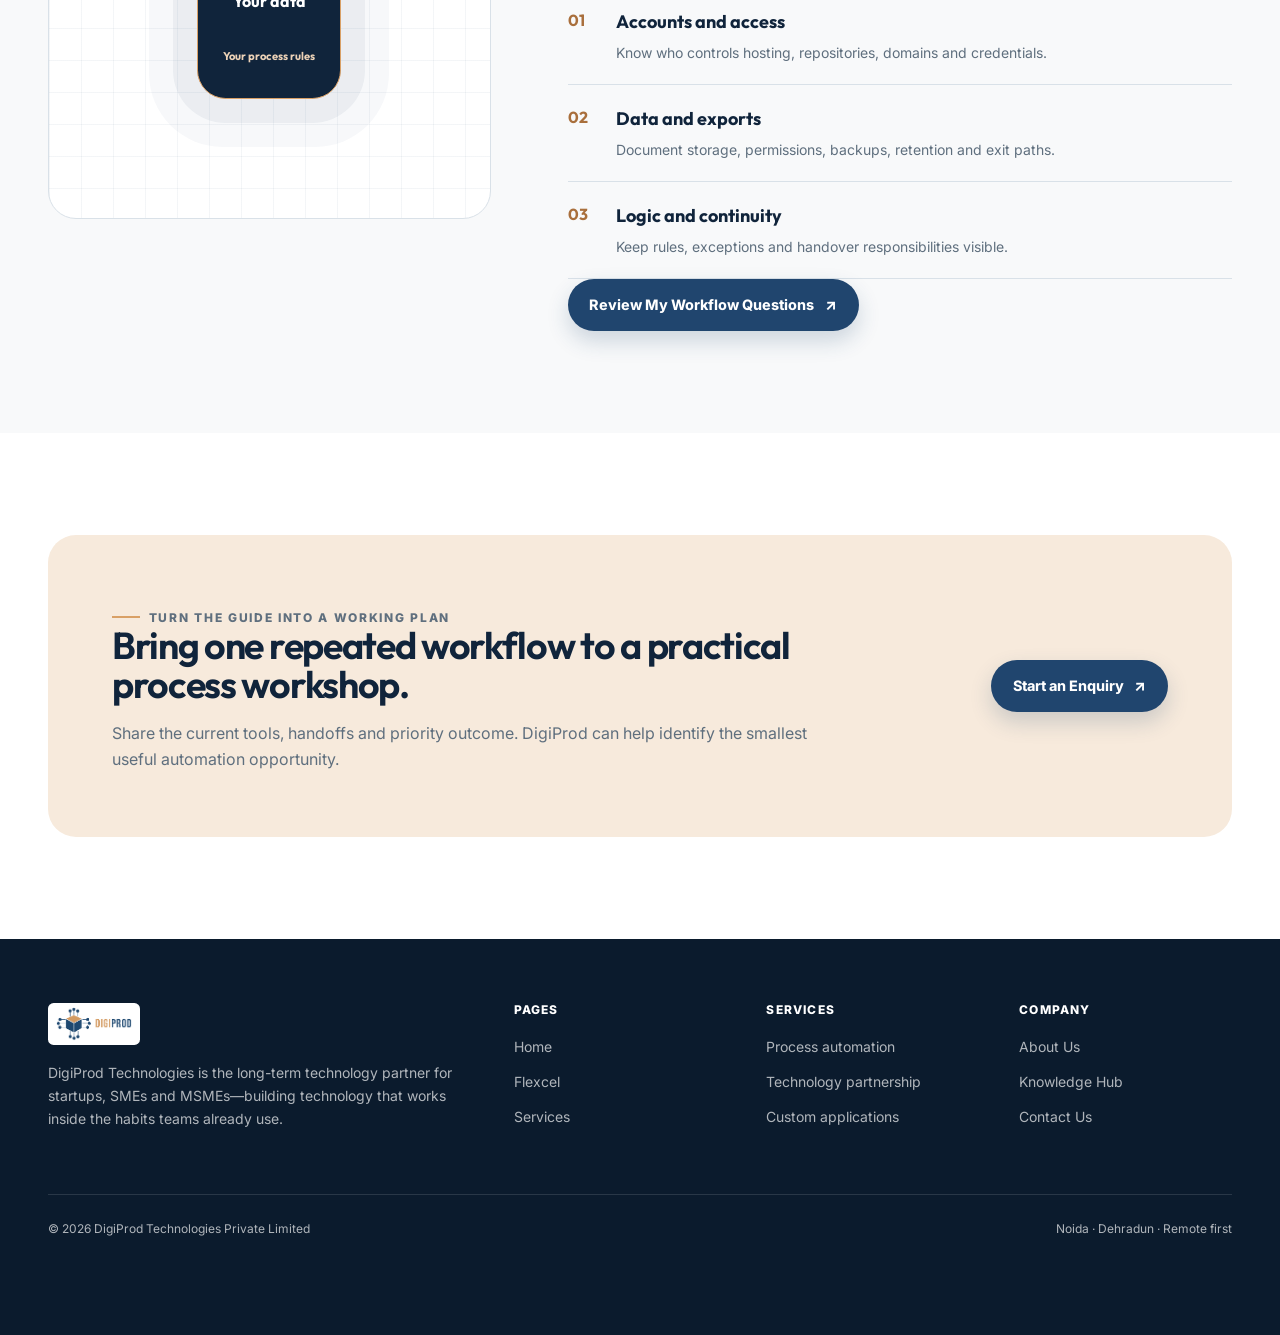
<file: knowledge-hub/index.html>
<!DOCTYPE html>
<html lang="en">
<head>
  <meta charset="utf-8">
  <meta name="viewport" content="width=device-width, initial-scale=1">
  <meta name="description" content="DigiProd Knowledge Hub: practical guidance on workflow mapping, adoption-first automation, integration and technology ownership.">
  <title>DigiProd Knowledge Hub — Practical Automation Guidance</title>
  <link rel="icon" href="../assets/images/favicon.png" type="image/png">
  <link rel="stylesheet" href="../styles/tokens.css">
  <link rel="stylesheet" href="../styles/global.css">
  <link rel="stylesheet" href="../styles/components.css">
  <link rel="stylesheet" href="../styles/responsive.css">
</head>
<body data-page="Knowledge Hub">
  <a class="skip-link" href="#main">Skip to main content</a>
  <header class="site-header" aria-label="Site header"><div class="container nav-shell">
    <a class="brand" href="../home/index.html" aria-label="DigiProd home"><img src="../assets/images/digiprod-logo.png" alt="DigiProd"></a>
    <nav class="desktop-nav" aria-label="Primary navigation"><ul class="nav-list"><li><a class="nav-link" href="../flexcel/index.html">Products</a></li><li><a class="nav-link" href="../services/index.html">Services</a></li><li><a class="nav-link" href="../services/index.html#industries">Industries</a></li><li><a class="nav-link" href="../about/index.html">About Us</a></li><li><a class="nav-link" href="../knowledge-hub/index.html" aria-current="page">Knowledge Hub</a></li></ul><a class="direct-line" href="tel:+918080807352"><span>Direct&nbsp;line</span><strong>+91&nbsp;808080&nbsp;7352</strong></a><a class="button button--primary" href="../home/index.html#enquiry">Enquire Now</a></nav>
    <button class="menu-toggle" type="button" aria-expanded="false" aria-controls="mobile-menu" aria-label="Open navigation menu"><span></span><span></span><span></span></button>
  </div></header>
  <nav class="mobile-drawer" id="mobile-menu" aria-label="Mobile navigation" hidden><ul class="mobile-nav-list"><li><a href="../home/index.html">Home <span aria-hidden="true">→</span></a></li><li><a href="../flexcel/index.html">Products / Flexcel <span aria-hidden="true">→</span></a></li><li><a href="../services/index.html">Services <span aria-hidden="true">→</span></a></li><li><a href="../services/index.html#industries">Industries <span aria-hidden="true">→</span></a></li><li><a href="../about/index.html">About Us <span aria-hidden="true">→</span></a></li><li><a href="../knowledge-hub/index.html" aria-current="page">Knowledge Hub <span aria-hidden="true">→</span></a></li></ul><div class="mobile-drawer__actions"><a class="button button--primary" href="../home/index.html#enquiry">Start an enquiry</a><a class="button button--secondary" href="tel:+918080807352">Call&nbsp;+91&nbsp;808080&nbsp;7352</a></div></nav>

  <main id="main" tabindex="-1">
    <section class="hero page-hero" aria-labelledby="hub-hero-title"><div class="container hero-grid">
      <div class="hero-copy" data-reveal><p class="eyebrow">DigiProd Knowledge Hub</p><h1 id="hub-hero-title">Practical thinking for growth—<span>without workflow disruption.</span></h1><p class="lead">Clear guidance for business owners deciding what to automate, how to protect adoption and where familiar tools such as Excel, WhatsApp and Tally still belong.</p><div class="hero-actions"><a class="button button--primary" href="#guides">Explore the Guides</a><a class="button button--secondary" href="../home/index.html#enquiry">Ask a Workflow Question</a></div><p class="cta-note">Short, decision-focused guidance—built around operating reality.</p></div>
      <div class="hero-panel hub-preview" data-reveal aria-label="Knowledge Hub topic overview"><div class="panel-topline"><strong>Start with the decision in front of you</strong><span class="live-status">Local guides</span></div><div class="manual-flow"><div class="manual-item"><span class="flow-icon">01</span><div><strong>Map the workflow</strong><span>See the handoffs before choosing the tool.</span></div></div><div class="manual-item"><span class="flow-icon">02</span><div><strong>Design for adoption</strong><span>Keep employee behavior visible in the plan.</span></div></div><div class="manual-item"><span class="flow-icon">03</span><div><strong>Connect with control</strong><span>Define sources, rules, timing and exceptions.</span></div></div><div class="manual-item"><span class="flow-icon">04</span><div><strong>Protect ownership</strong><span>Plan data, access, documentation and handover.</span></div></div></div></div>
    </div></section>

    <aside class="trust-ribbon" aria-label="Knowledge Hub topics"><div class="container trust-ribbon__inner"><p>Useful before a software shortlist, workflow workshop or technology roadmap.</p><div class="tool-chips"><span class="tool-chip">Workflow mapping</span><span class="tool-chip">Adoption</span><span class="tool-chip">Integration</span><span class="tool-chip">Ownership</span></div></div></aside>

    <section class="section" id="guides" aria-labelledby="guides-title"><div class="container"><div class="section-head"><div data-reveal><p class="eyebrow">Core guides</p><h2 id="guides-title">Four decisions that shape a useful automation project.</h2></div><p class="lead" data-reveal>Use these guides to prepare the right questions before scope, design or implementation begins.</p></div><div class="service-grid">
      <article class="service-card" data-reveal><span class="service-card__number">01 / Workflow</span><h3>Map the work before automating it</h3><p>Identify the trigger, owner, source of truth, decisions, exceptions and final business outcome.</p><a class="text-link" href="#workflow-guide">Read the workflow guide</a></article>
      <article class="service-card service-card--navy" data-reveal><span class="service-card__number">02 / Adoption</span><h3>Design around the people doing the work</h3><p>Reduce new behavior, show value early and keep feedback close to the real operating context.</p><a class="text-link" href="#adoption-guide">Read the adoption guide</a></article>
      <article class="service-card service-card--gold" data-reveal><span class="service-card__number">03 / Integration</span><h3>Connect systems without creating hidden risk</h3><p>Clarify data direction, timing, validation, error handling and accountability before syncing records.</p><a class="text-link" href="#integration-guide">Read the integration guide</a></article>
      <article class="service-card" data-reveal><span class="service-card__number">04 / Ownership</span><h3>Keep the technology as a business asset</h3><p>Make repositories, accounts, credentials, documentation, exports and support responsibilities explicit.</p><a class="text-link" href="#ownership-guide">Read the ownership guide</a></article>
    </div></div></section>

    <section class="section section--soft" id="workflow-guide" aria-labelledby="workflow-guide-title"><div class="container editorial-split"><div class="sticky-copy" data-reveal><p class="eyebrow">Guide 01 / Workflow</p><h2 id="workflow-guide-title">Map the work before automating it.</h2><p class="lead">A useful map follows one real item—an order, lead, invoice or approval—from trigger to outcome.</p></div><ol class="pain-list" data-reveal><li><div><strong>Define the trigger.</strong><span>What event starts the work, and where does it first appear?</span></div></li><li><div><strong>Name the source of truth.</strong><span>Which sheet, record or person resolves disagreement?</span></div></li><li><div><strong>Capture decisions and exceptions.</strong><span>Where do rules change, approvals happen or edge cases leave the standard path?</span></div></li><li><div><strong>Agree the useful outcome.</strong><span>What should be visible, updated or acted on when the flow succeeds?</span></div></li></ol></div></section>

    <section class="section" id="adoption-guide" aria-labelledby="adoption-guide-title"><div class="container editorial-split"><div class="sticky-copy" data-reveal><p class="eyebrow">Guide 02 / Adoption</p><h2 id="adoption-guide-title">Design around the people doing the work.</h2><p class="lead">Adoption improves when the first version asks for less new behavior and returns value quickly.</p></div><ol class="pain-list" data-reveal><li><div><strong>Preserve useful habits.</strong><span>Keep familiar Excel or WhatsApp inputs when they remain clear and controllable.</span></div></li><li><div><strong>Remove duplicate entry.</strong><span>Do not add a new form while leaving the old copy-and-reconcile loop intact.</span></div></li><li><div><strong>Make feedback immediate.</strong><span>Confirm that an update was received, validated or needs correction.</span></div></li><li><div><strong>Start narrow.</strong><span>Earn trust with one workflow before expanding the employee experience.</span></div></li></ol></div></section>

    <section class="section section--navy" id="integration-guide" aria-labelledby="integration-guide-title"><div class="container"><div class="section-head"><div data-reveal><p class="eyebrow">Guide 03 / Integration</p><h2 id="integration-guide-title">A connection needs an operating contract.</h2></div><p class="lead" data-reveal>“Integrated” is not enough. Define exactly which records move, in which direction, at what time and what happens when validation fails.</p></div><div class="journey" data-reveal><article class="journey-step"><span class="journey-step__number">01</span><div><h3>Scope</h3><p>Fields, direction and source systems.</p></div><div class="journey-meta"><div><strong>Question</strong><span>What moves—and what deliberately does not?</span></div></div></article><article class="journey-step"><span class="journey-step__number">02</span><div><h3>Validate</h3><p>Required values, formats and business rules.</p></div><div class="journey-meta"><div><strong>Question</strong><span>What makes an update safe to accept?</span></div></div></article><article class="journey-step"><span class="journey-step__number">03</span><div><h3>Recover</h3><p>Error visibility, retry and ownership.</p></div><div class="journey-meta"><div><strong>Question</strong><span>Who acts when a record cannot move?</span></div></div></article></div></div></section>

    <section class="section section--soft" id="ownership-guide" aria-labelledby="ownership-guide-title"><div class="container ownership-panel"><div class="ownership-visual" data-reveal role="img" aria-label="Protected business data and process rules"><div class="data-vault">Your data<span>Your process rules</span></div></div><div data-reveal><p class="eyebrow">Guide 04 / Ownership</p><h2 id="ownership-guide-title">Keep the technology as a business asset.</h2><p class="lead">Ownership is practical: access to accounts, readable documentation, clear exports and a support path the business understands.</p><ul class="foundation-list"><li><b>01</b><div><strong>Accounts and access</strong><span>Know who controls hosting, repositories, domains and credentials.</span></div></li><li><b>02</b><div><strong>Data and exports</strong><span>Document storage, permissions, backups, retention and exit paths.</span></div></li><li><b>03</b><div><strong>Logic and continuity</strong><span>Keep rules, exceptions and handover responsibilities visible.</span></div></li></ul><a class="button button--primary" href="../home/index.html#enquiry">Review My Workflow Questions</a></div></div></section>

    <section class="section"><div class="container"><div class="conversion-band" data-reveal><div><p class="eyebrow">Turn the guide into a working plan</p><h2>Bring one repeated workflow to a practical process workshop.</h2><p>Share the current tools, handoffs and priority outcome. DigiProd can help identify the smallest useful automation opportunity.</p></div><a class="button button--primary" href="../home/index.html#enquiry">Start an Enquiry</a></div></div></section>
  </main>

  <footer class="site-footer"><div class="container"><div class="footer-grid"><div class="footer-brand"><img src="../assets/images/digiprod-logo.png" alt="DigiProd"><p>DigiProd Technologies is the long-term technology partner for startups, SMEs and MSMEs—building technology that works inside the habits teams already use.</p></div><div class="footer-col"><h3>Pages</h3><ul><li><a href="../home/index.html">Home</a></li><li><a href="../flexcel/index.html">Flexcel</a></li><li><a href="../services/index.html">Services</a></li></ul></div><div class="footer-col"><h3>Services</h3><ul><li><a href="../services/index.html#catalogue">Process automation</a></li><li><a href="../services/index.html#models">Technology partnership</a></li><li><a href="../services/index.html#catalogue">Custom applications</a></li></ul></div><div class="footer-col"><h3>Company</h3><ul><li><a href="../about/index.html">About Us</a></li><li><a href="../knowledge-hub/index.html">Knowledge Hub</a></li><li><a href="../home/index.html#enquiry">Contact Us</a></li></ul></div></div><div class="footer-bottom"><span>© 2026 DigiProd Technologies Private Limited</span><span>Noida · Dehradun · Remote first</span></div></div></footer>
  <section class="mobile-enquiry-bar" aria-label="Quick enquiry action"><a class="button button--primary" href="../home/index.html#enquiry">Ask a Workflow Question</a></section>
  <script src="../scripts/navigation.js" defer></script><script src="../scripts/motion.js" defer></script><script src="../scripts/pages.js" defer></script>
</body>
</html>
</file>
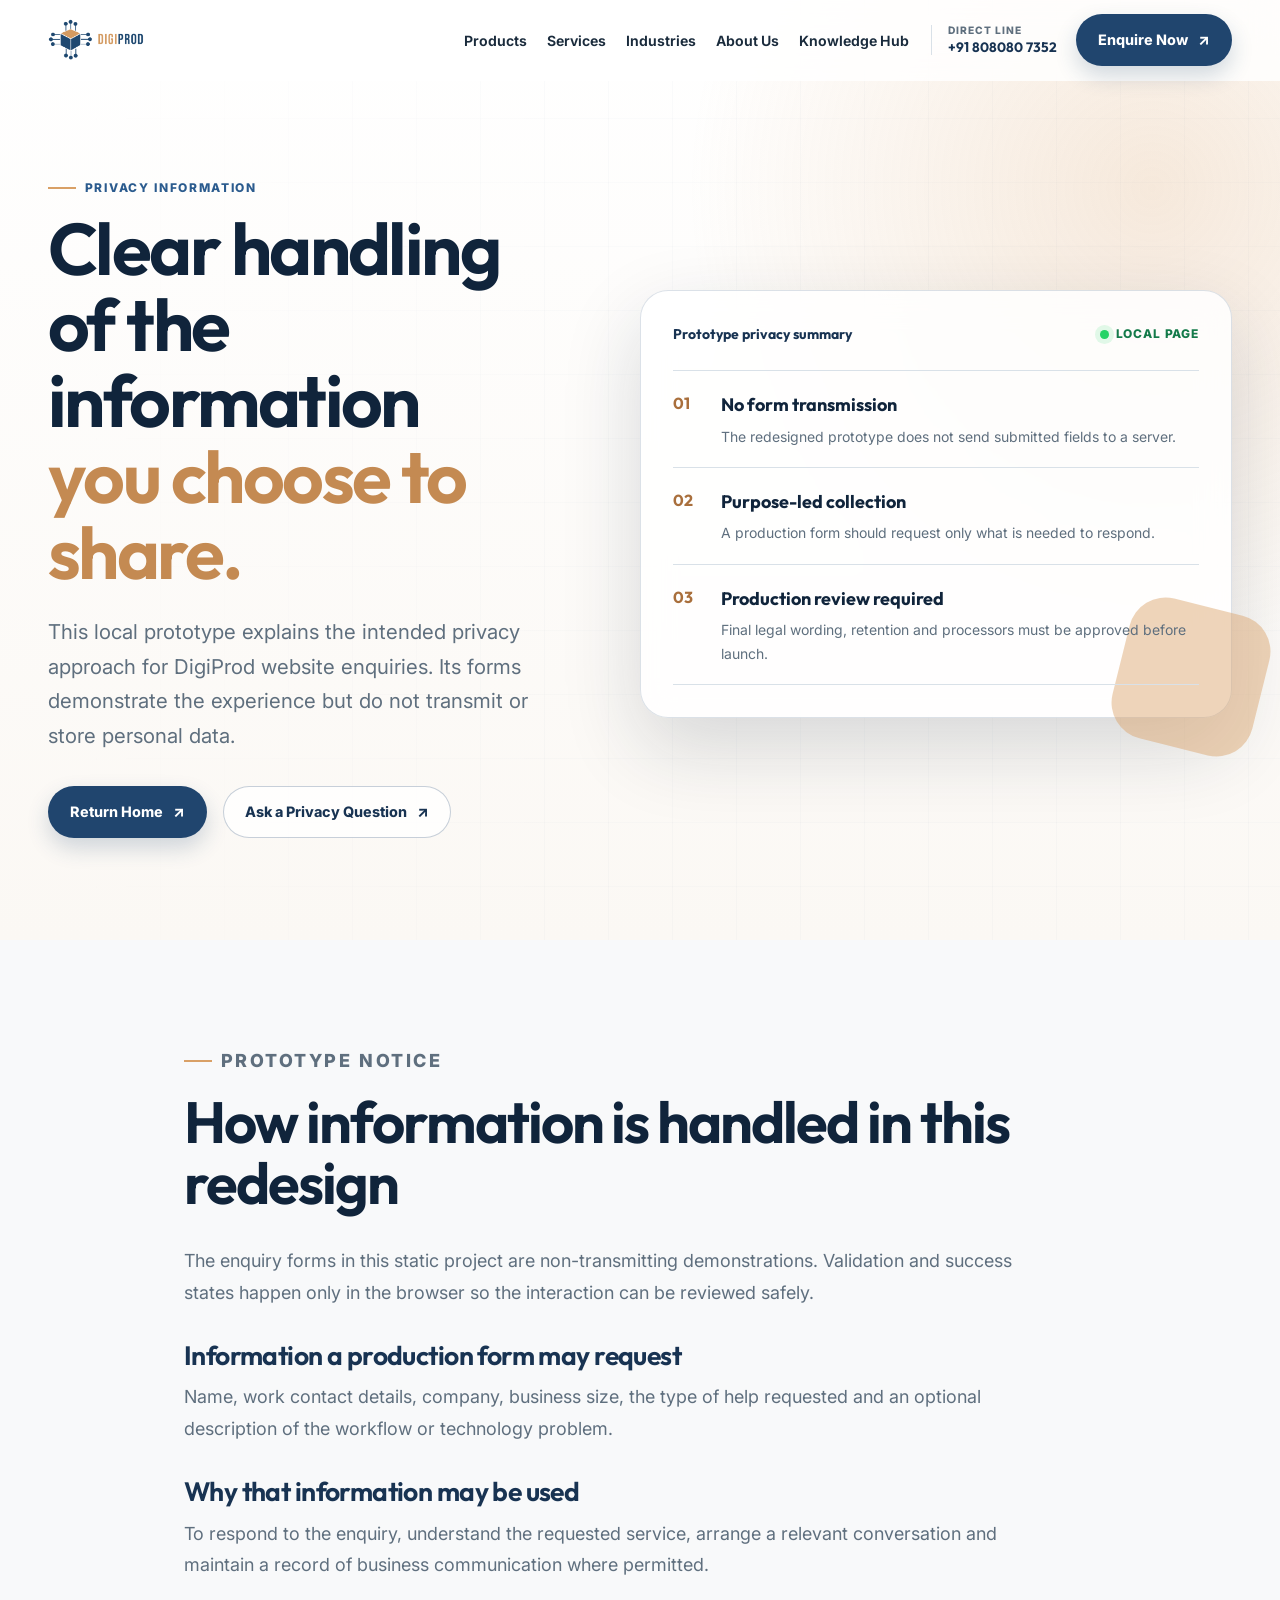
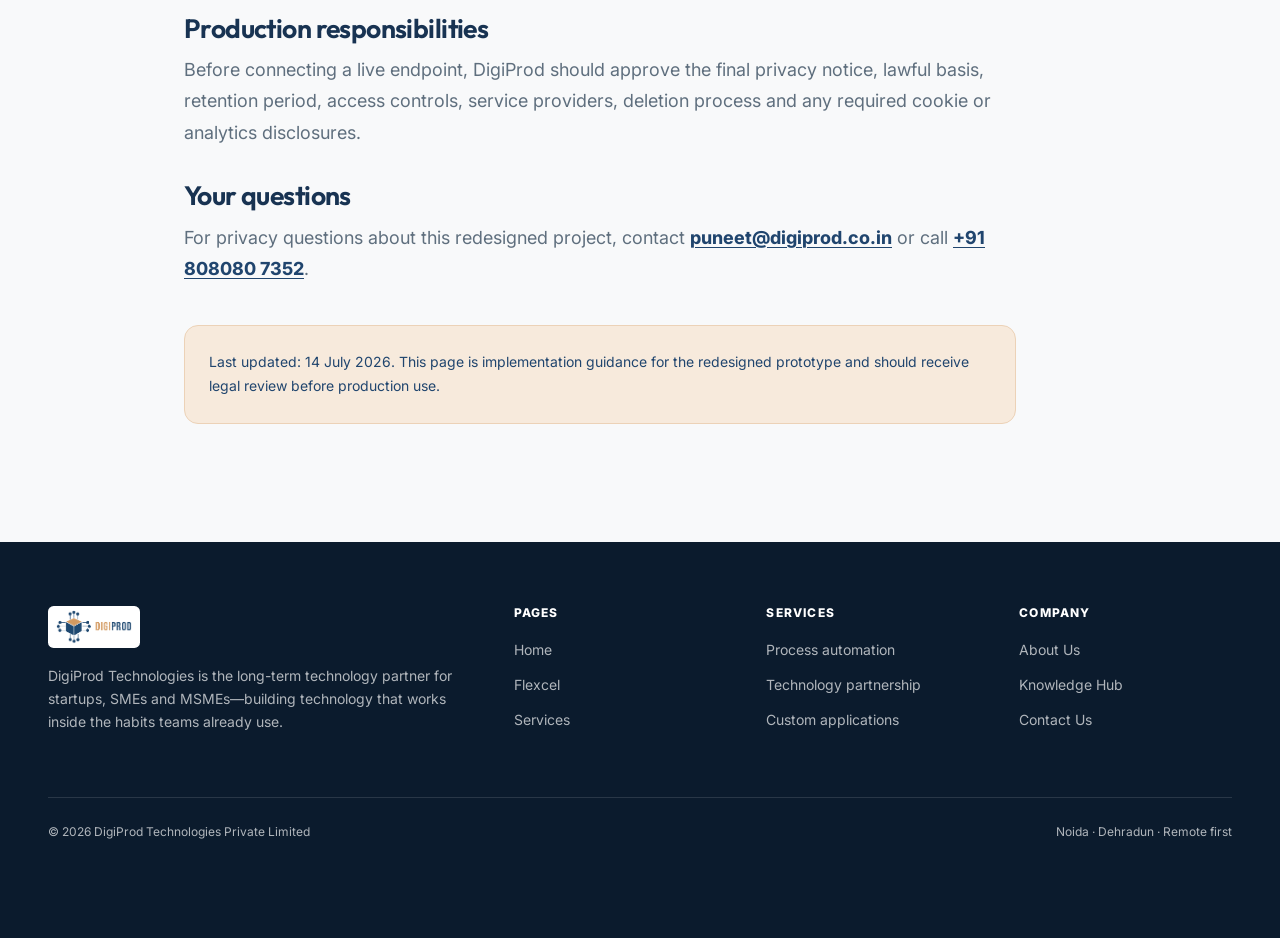
<file: privacy/index.html>
<!DOCTYPE html>
<html lang="en">
<head>
  <meta charset="utf-8">
  <meta name="viewport" content="width=device-width, initial-scale=1">
  <meta name="description" content="Privacy information for the DigiProd redesigned website prototype.">
  <title>Privacy — DigiProd Technologies</title>
  <link rel="icon" href="../assets/images/favicon.png" type="image/png">
  <link rel="stylesheet" href="../styles/tokens.css">
  <link rel="stylesheet" href="../styles/global.css">
  <link rel="stylesheet" href="../styles/components.css">
  <link rel="stylesheet" href="../styles/responsive.css">
</head>
<body data-page="Privacy">
  <a class="skip-link" href="#main">Skip to main content</a>
  <header class="site-header" aria-label="Site header"><div class="container nav-shell"><a class="brand" href="../home/index.html" aria-label="DigiProd home"><img src="../assets/images/digiprod-logo.png" alt="DigiProd"></a><nav class="desktop-nav" aria-label="Primary navigation"><ul class="nav-list"><li><a class="nav-link" href="../flexcel/index.html">Products</a></li><li><a class="nav-link" href="../services/index.html">Services</a></li><li><a class="nav-link" href="../services/index.html#industries">Industries</a></li><li><a class="nav-link" href="../about/index.html">About Us</a></li><li><a class="nav-link" href="../knowledge-hub/index.html">Knowledge Hub</a></li></ul><a class="direct-line" href="tel:+918080807352"><span>Direct&nbsp;line</span><strong>+91&nbsp;808080&nbsp;7352</strong></a><a class="button button--primary" href="../home/index.html#enquiry">Enquire Now</a></nav><button class="menu-toggle" type="button" aria-expanded="false" aria-controls="mobile-menu" aria-label="Open navigation menu"><span></span><span></span><span></span></button></div></header>
  <nav class="mobile-drawer" id="mobile-menu" aria-label="Mobile navigation" hidden><ul class="mobile-nav-list"><li><a href="../home/index.html">Home <span aria-hidden="true">→</span></a></li><li><a href="../flexcel/index.html">Products / Flexcel <span aria-hidden="true">→</span></a></li><li><a href="../services/index.html">Services <span aria-hidden="true">→</span></a></li><li><a href="../services/index.html#industries">Industries <span aria-hidden="true">→</span></a></li><li><a href="../about/index.html">About Us <span aria-hidden="true">→</span></a></li><li><a href="../knowledge-hub/index.html">Knowledge Hub <span aria-hidden="true">→</span></a></li></ul><div class="mobile-drawer__actions"><a class="button button--primary" href="../home/index.html#enquiry">Start an enquiry</a><a class="button button--secondary" href="tel:+918080807352">Call&nbsp;+91&nbsp;808080&nbsp;7352</a></div></nav>
  <main id="main" tabindex="-1">
    <section class="hero page-hero legal-hero" aria-labelledby="privacy-title"><div class="container hero-grid"><div class="hero-copy" data-reveal><p class="eyebrow">Privacy information</p><h1 id="privacy-title">Clear handling of the information <span>you choose to share.</span></h1><p class="lead">This local prototype explains the intended privacy approach for DigiProd website enquiries. Its forms demonstrate the experience but do not transmit or store personal data.</p><div class="hero-actions"><a class="button button--primary" href="../home/index.html">Return Home</a><a class="button button--secondary" href="mailto:puneet@digiprod.co.in">Ask a Privacy Question</a></div></div><div class="hero-panel" data-reveal><div class="panel-topline"><strong>Prototype privacy summary</strong><span class="live-status">Local page</span></div><ul class="foundation-list"><li><b>01</b><div><strong>No form transmission</strong><span>The redesigned prototype does not send submitted fields to a server.</span></div></li><li><b>02</b><div><strong>Purpose-led collection</strong><span>A production form should request only what is needed to respond.</span></div></li><li><b>03</b><div><strong>Production review required</strong><span>Final legal wording, retention and processors must be approved before launch.</span></div></li></ul></div></div></section>
    <section class="section section--soft"><div class="container container--narrow legal-copy" data-reveal><p class="eyebrow">Prototype notice</p><h2>How information is handled in this redesign</h2><p>The enquiry forms in this static project are non-transmitting demonstrations. Validation and success states happen only in the browser so the interaction can be reviewed safely.</p><h3>Information a production form may request</h3><p>Name, work contact details, company, business size, the type of help requested and an optional description of the workflow or technology problem.</p><h3>Why that information may be used</h3><p>To respond to the enquiry, understand the requested service, arrange a relevant conversation and maintain a record of business communication where permitted.</p><h3>Production responsibilities</h3><p>Before connecting a live endpoint, DigiProd should approve the final privacy notice, lawful basis, retention period, access controls, service providers, deletion process and any required cookie or analytics disclosures.</p><h3>Your questions</h3><p>For privacy questions about this redesigned project, contact <a href="mailto:puneet@digiprod.co.in">puneet@digiprod.co.in</a> or call <a href="tel:+918080807352">+91 808080 7352</a>.</p><p class="legal-note">Last updated: 14 July 2026. This page is implementation guidance for the redesigned prototype and should receive legal review before production use.</p></div></section>
  </main>
  <footer class="site-footer"><div class="container"><div class="footer-grid"><div class="footer-brand"><img src="../assets/images/digiprod-logo.png" alt="DigiProd"><p>DigiProd Technologies is the long-term technology partner for startups, SMEs and MSMEs—building technology that works inside the habits teams already use.</p></div><div class="footer-col"><h3>Pages</h3><ul><li><a href="../home/index.html">Home</a></li><li><a href="../flexcel/index.html">Flexcel</a></li><li><a href="../services/index.html">Services</a></li></ul></div><div class="footer-col"><h3>Services</h3><ul><li><a href="../services/index.html#catalogue">Process automation</a></li><li><a href="../services/index.html#models">Technology partnership</a></li><li><a href="../services/index.html#catalogue">Custom applications</a></li></ul></div><div class="footer-col"><h3>Company</h3><ul><li><a href="../about/index.html">About Us</a></li><li><a href="../knowledge-hub/index.html">Knowledge Hub</a></li><li><a href="../home/index.html#enquiry">Contact Us</a></li></ul></div></div><div class="footer-bottom"><span>© 2026 DigiProd Technologies Private Limited</span><span>Noida · Dehradun · Remote first</span></div></div></footer>
  <section class="mobile-enquiry-bar" aria-label="Quick enquiry action"><a class="button button--primary" href="../home/index.html#enquiry">Start an Enquiry</a></section>
  <script src="../scripts/navigation.js" defer></script><script src="../scripts/motion.js" defer></script>
</body>
</html>
</file>
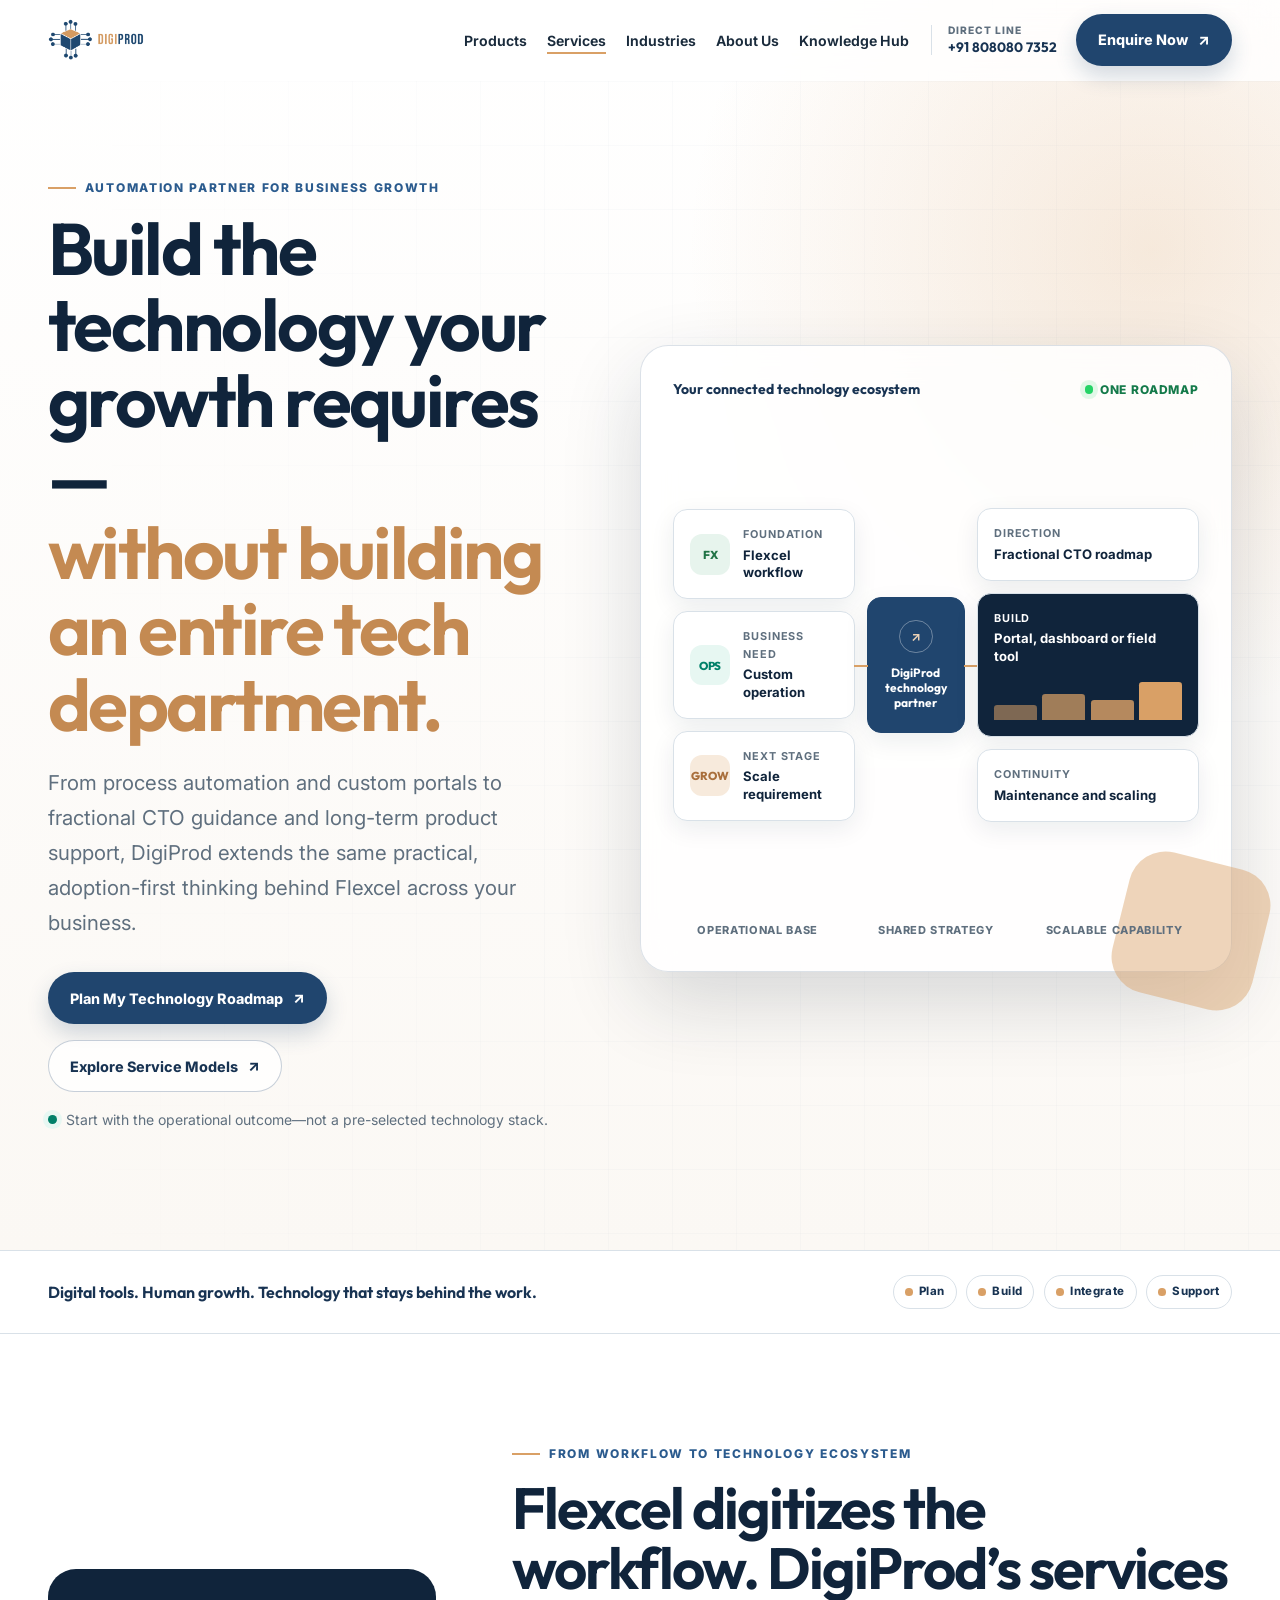
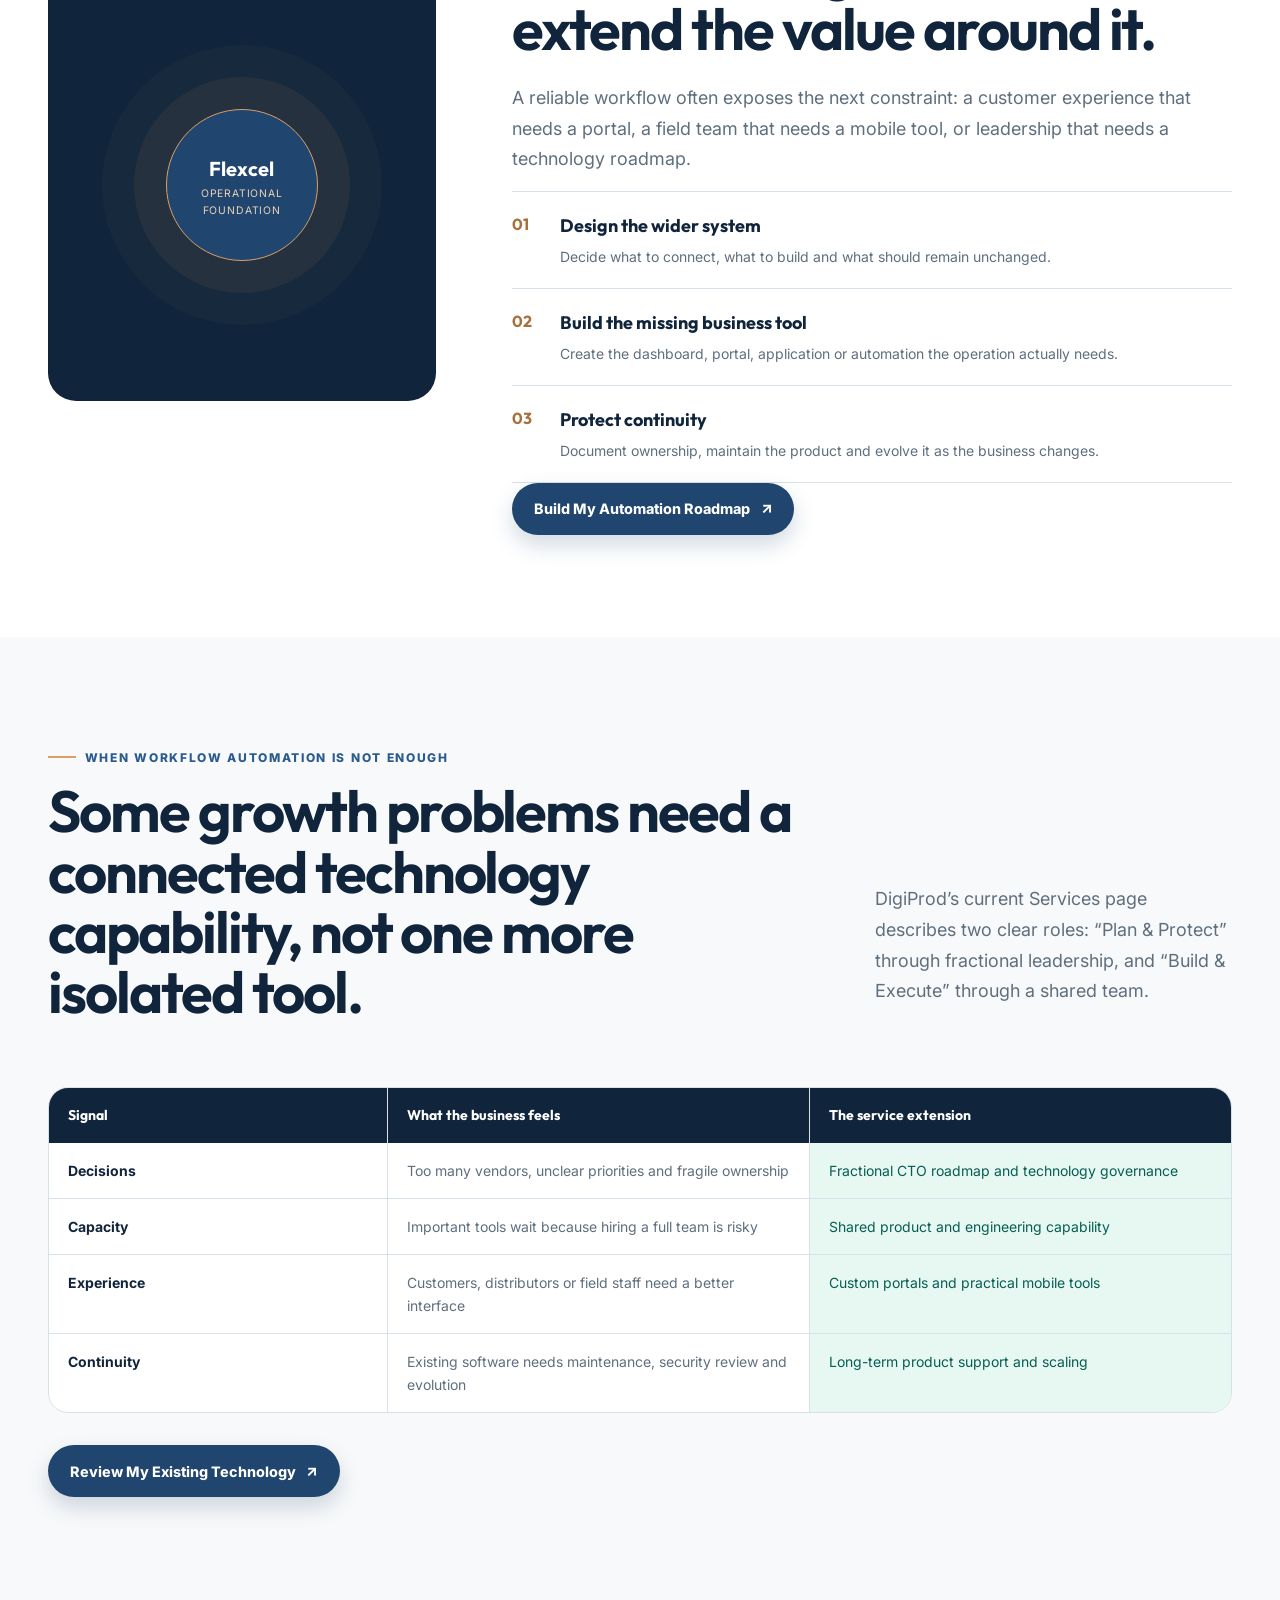
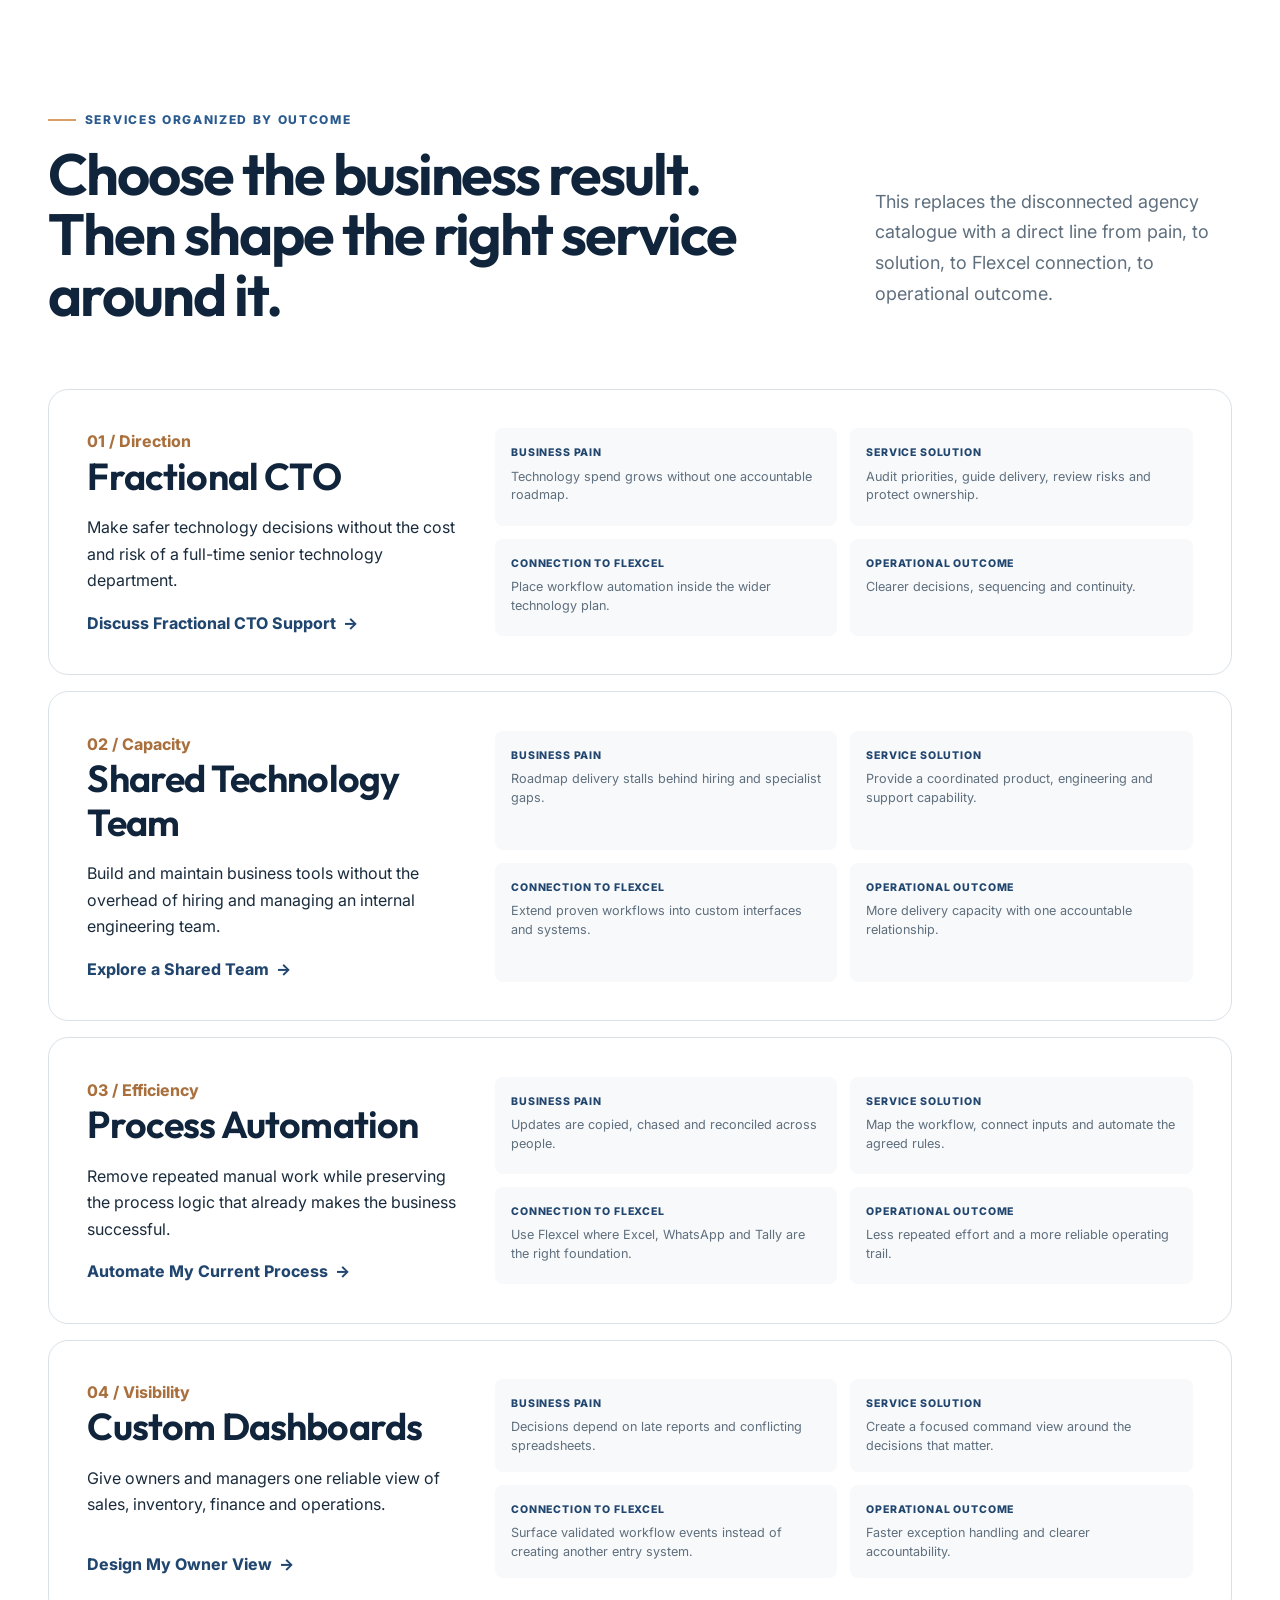
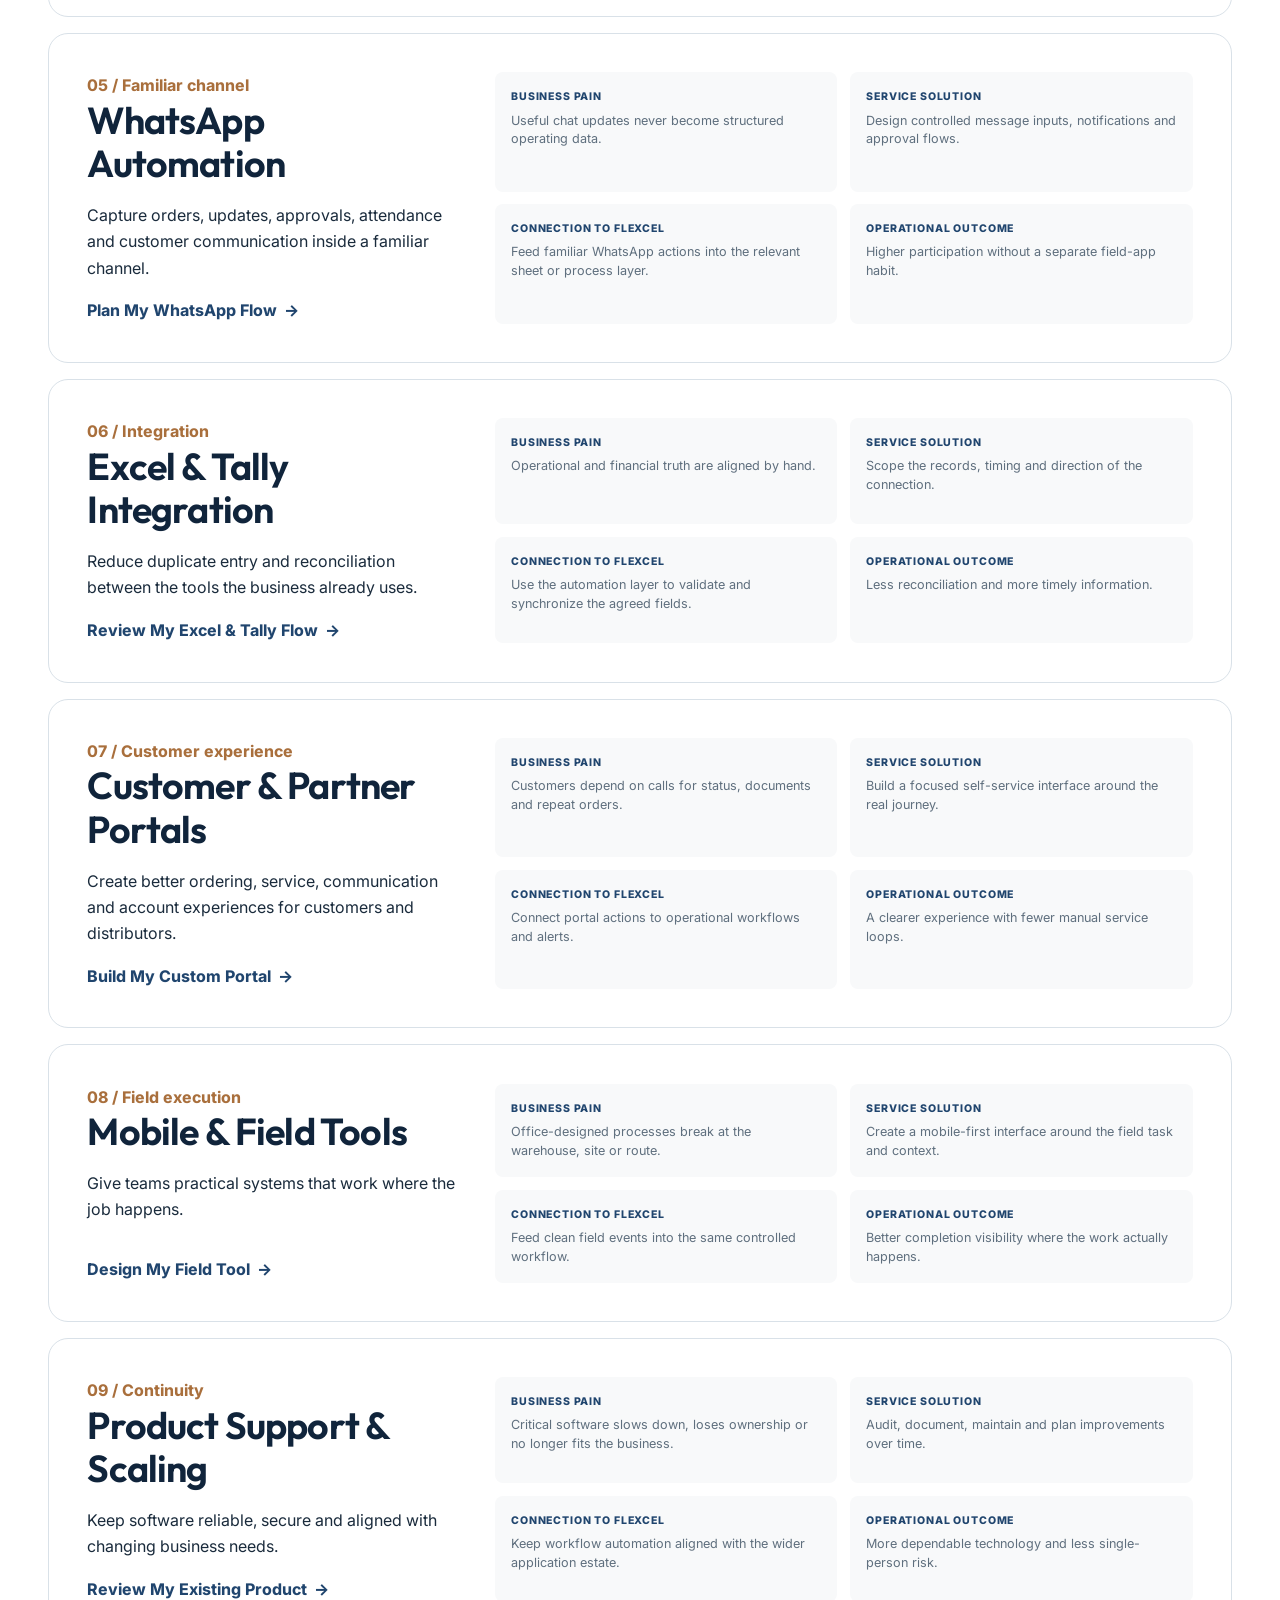
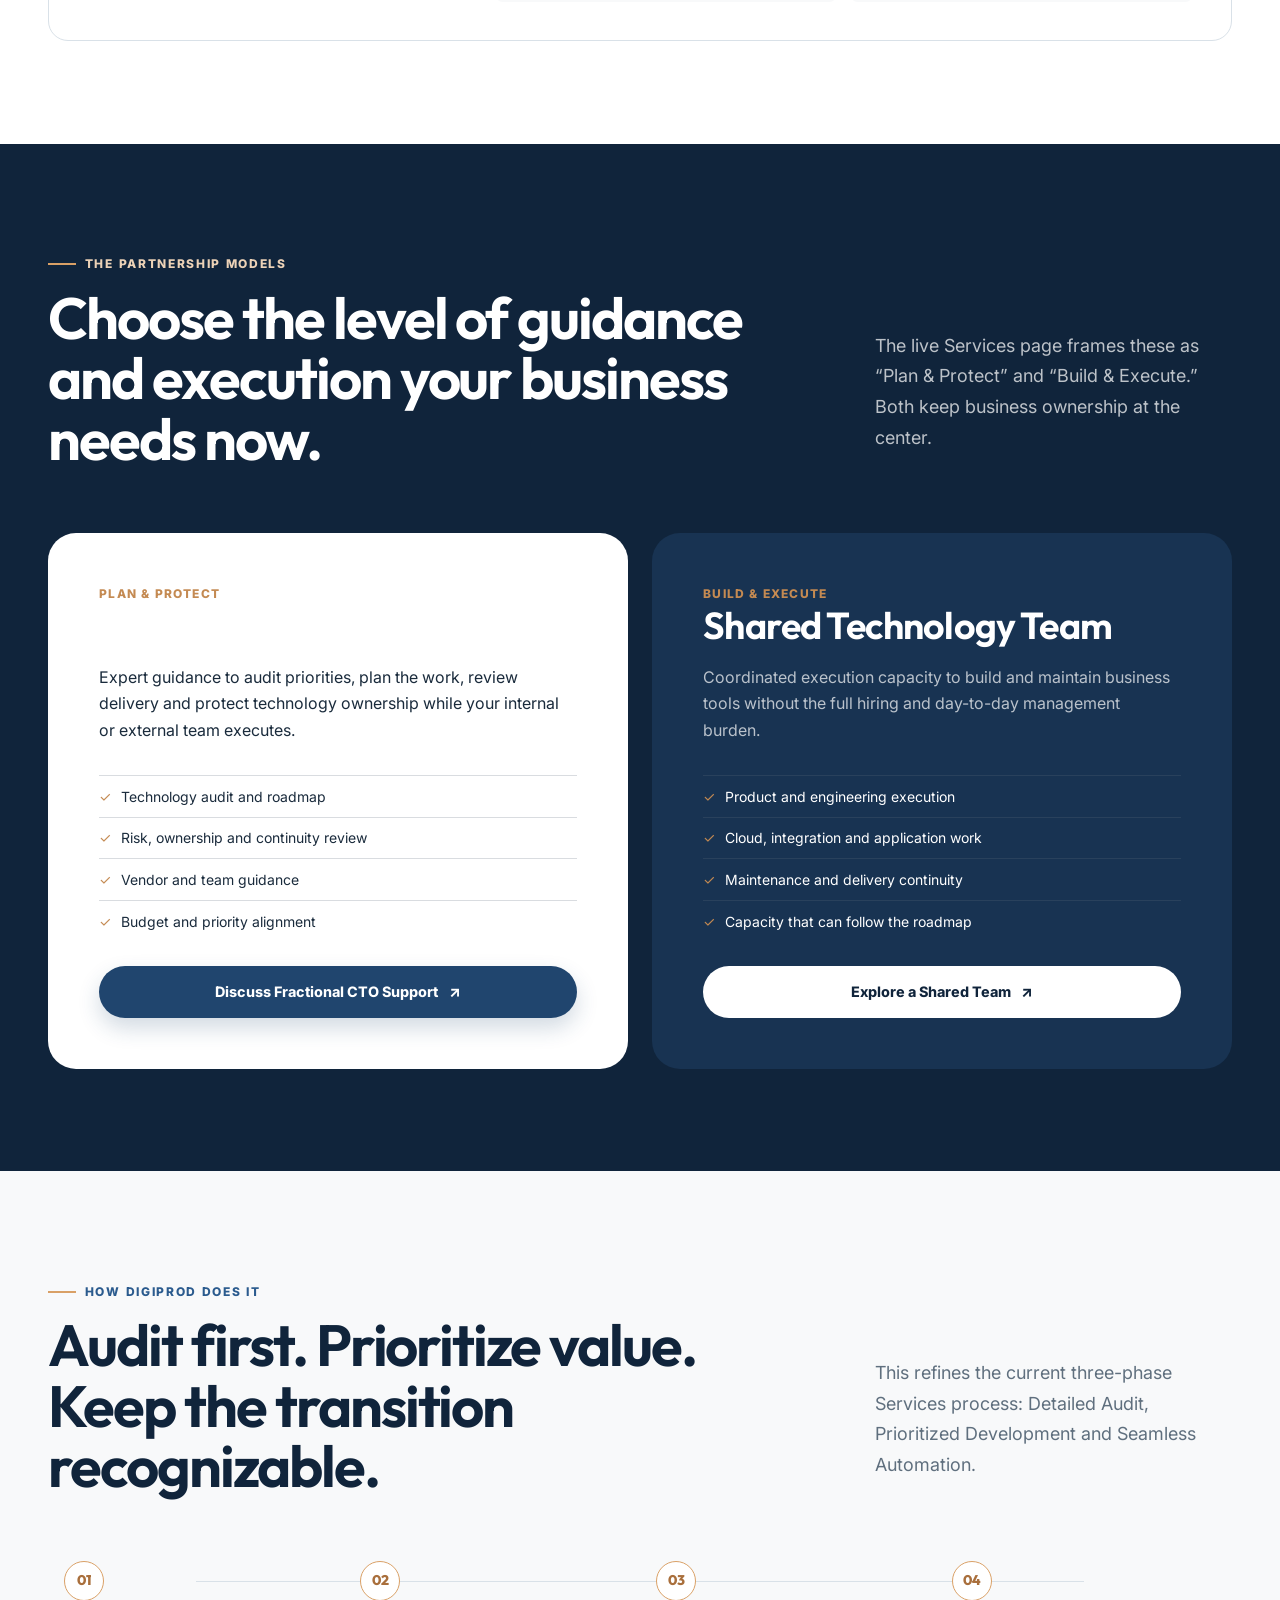
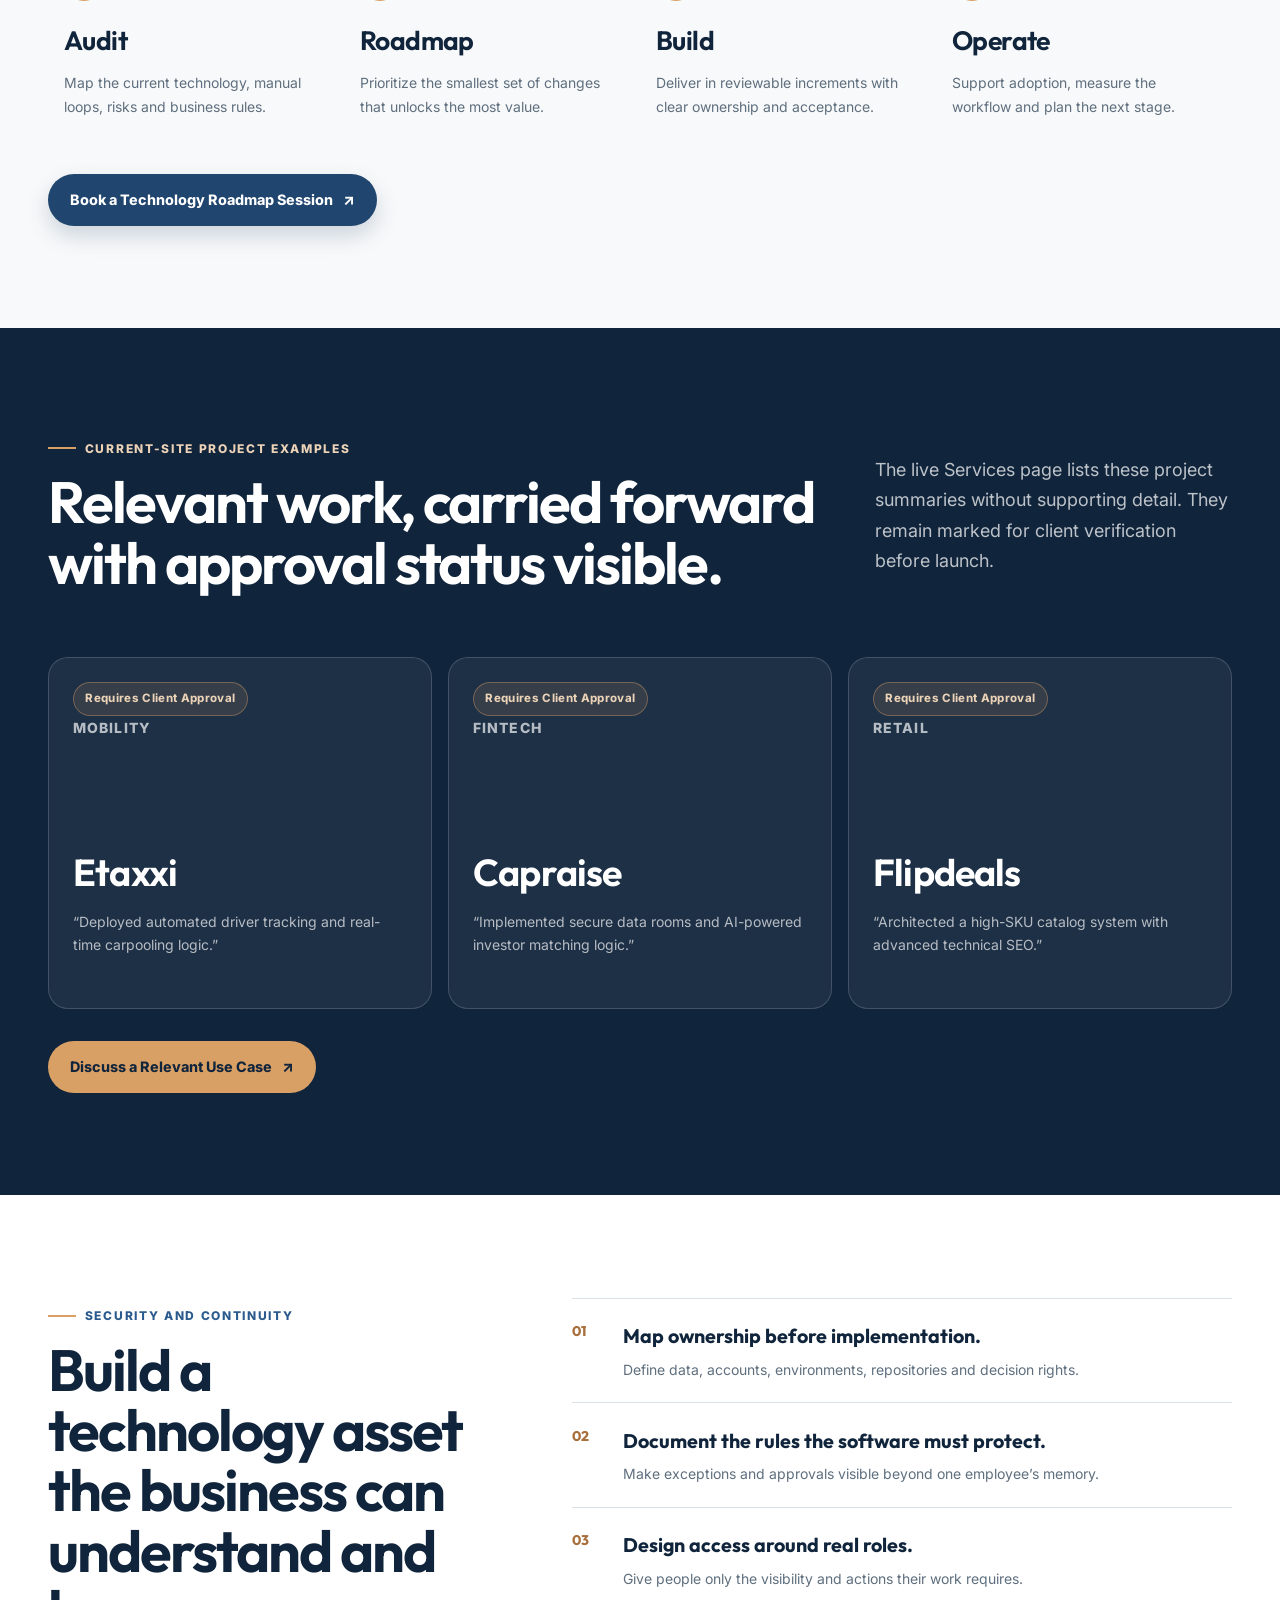
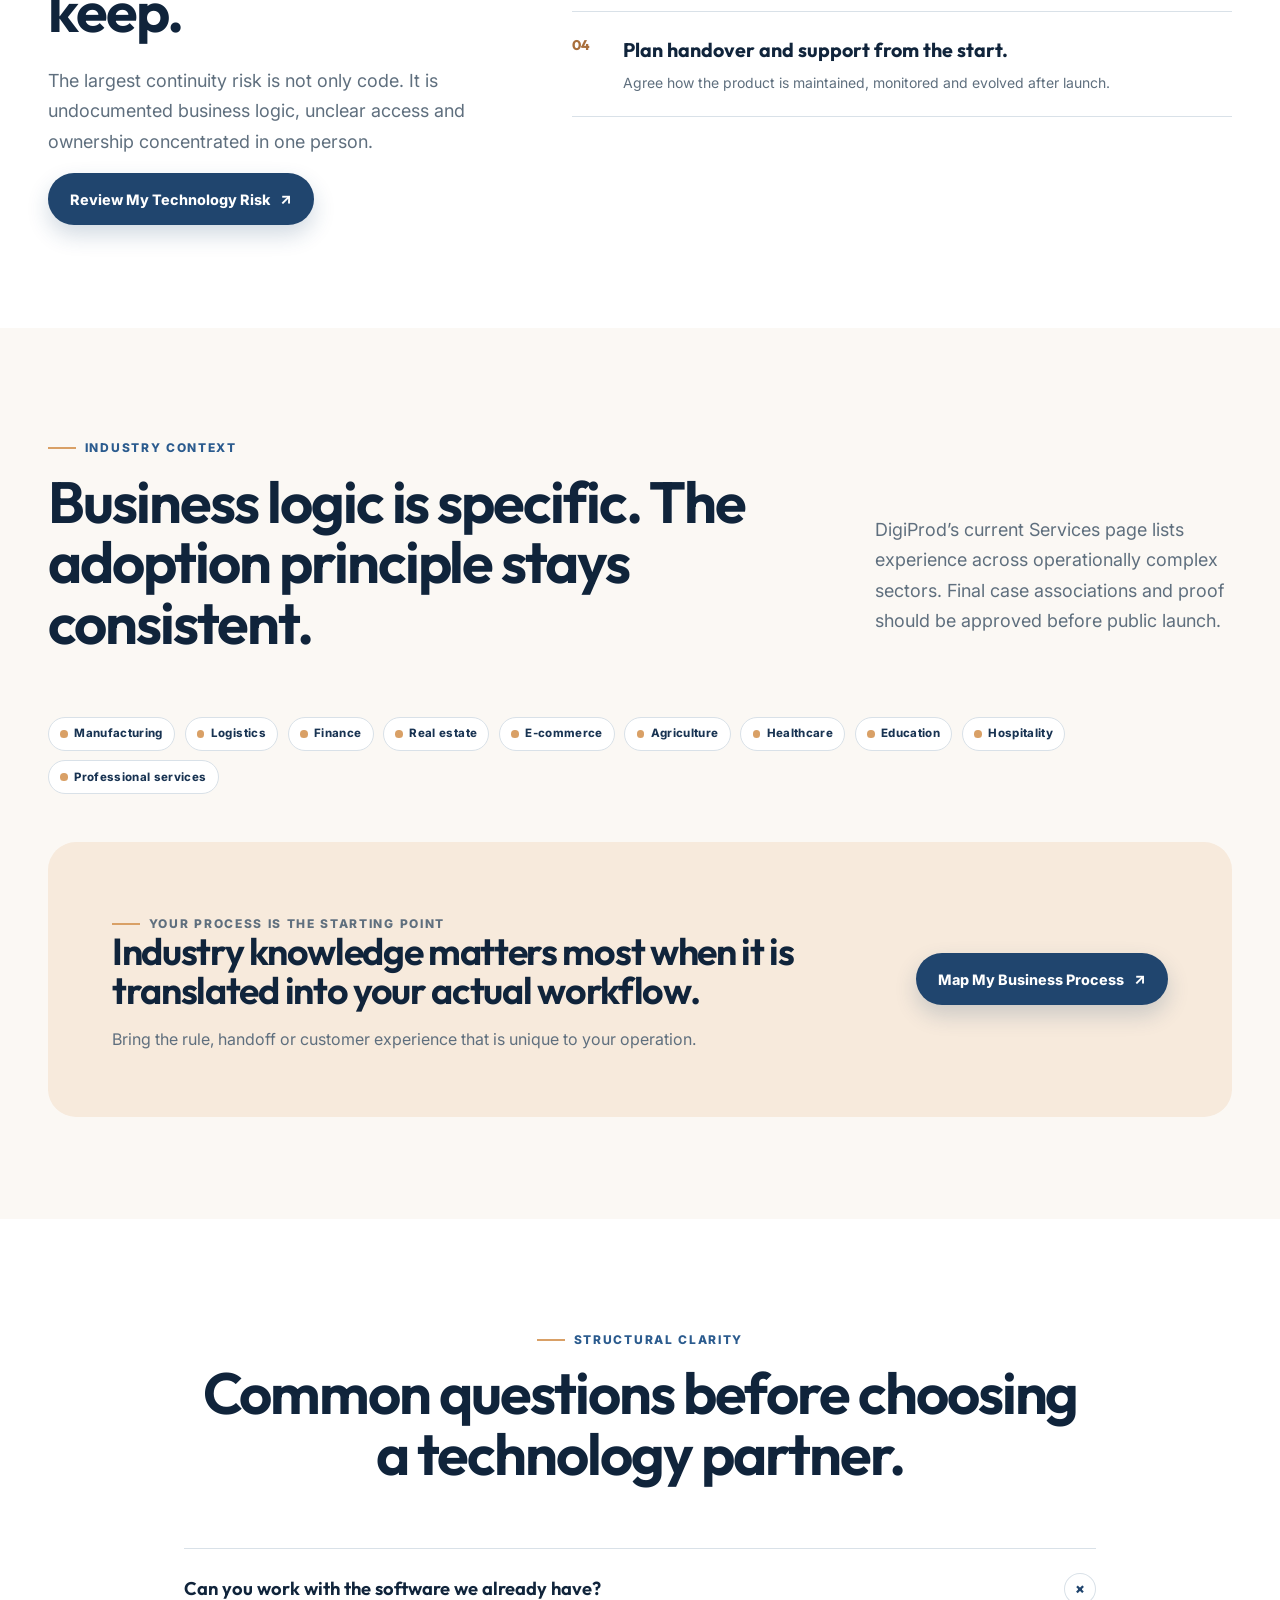
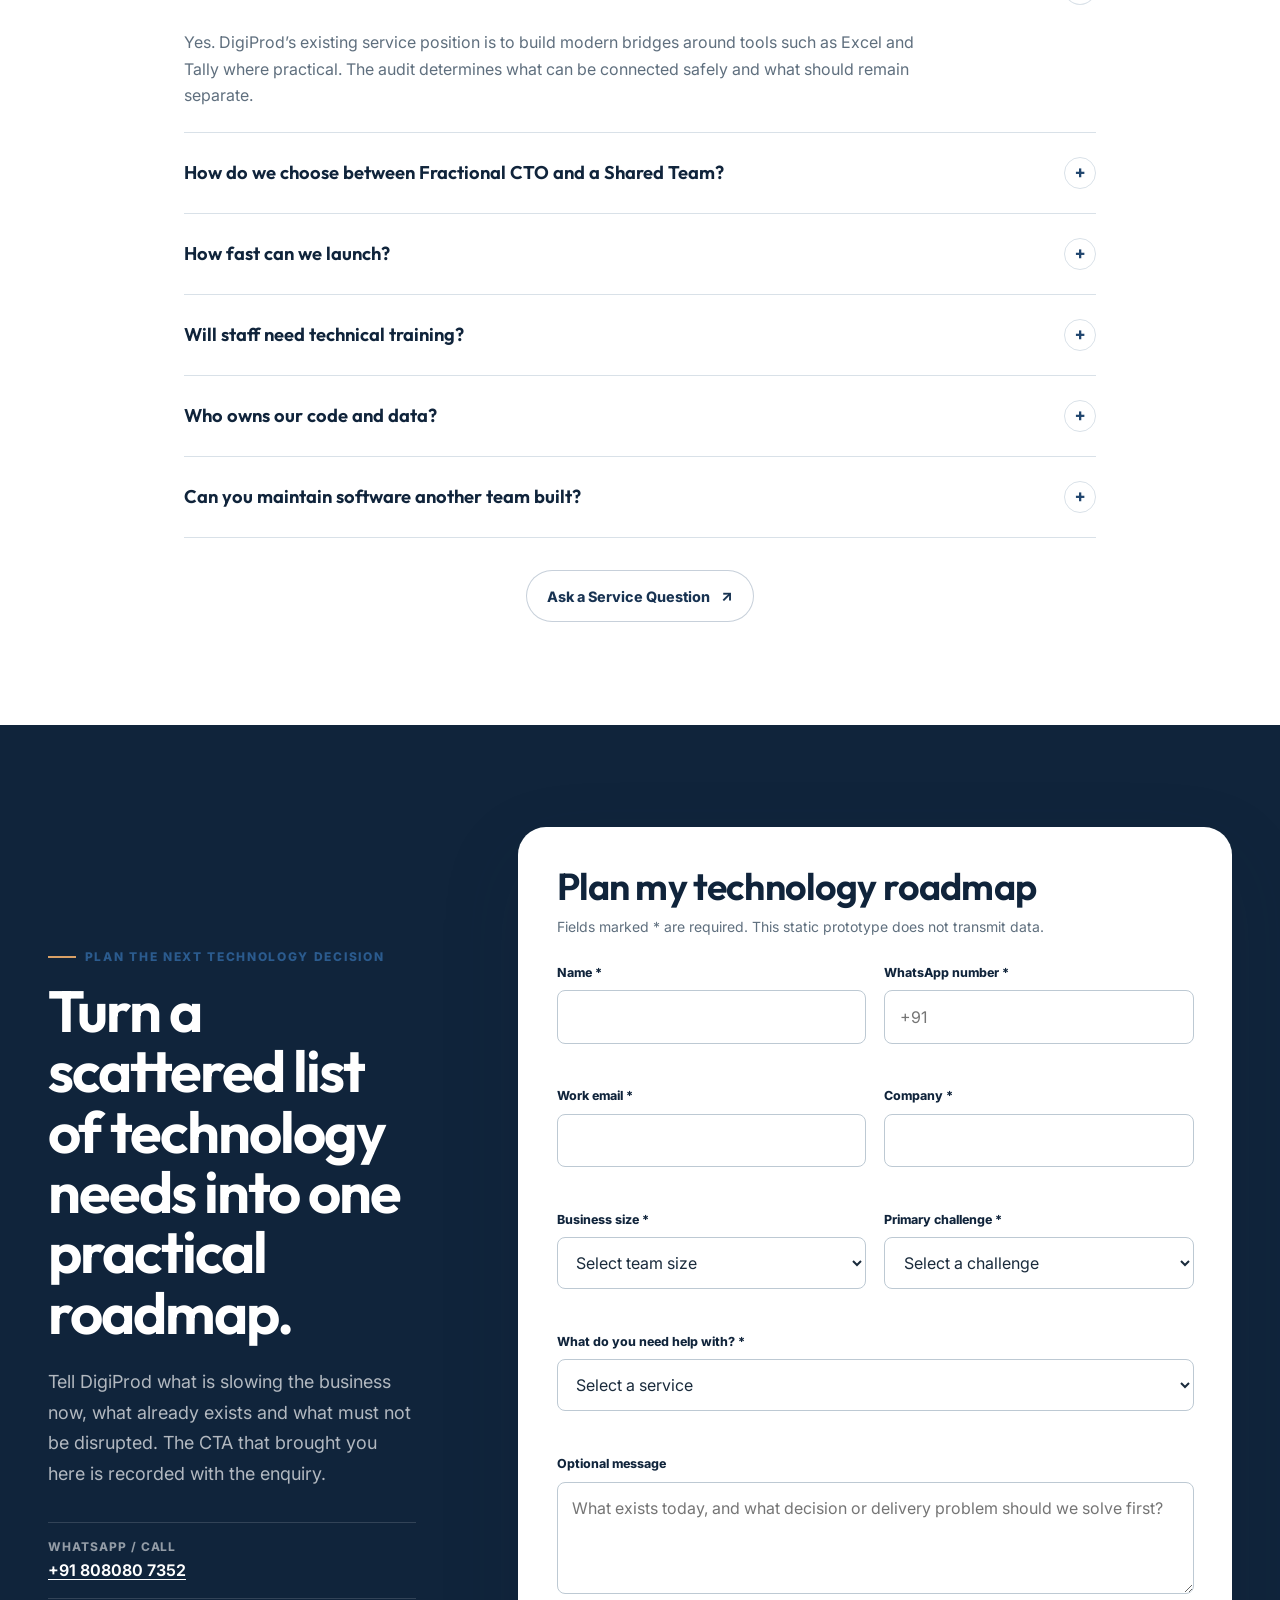
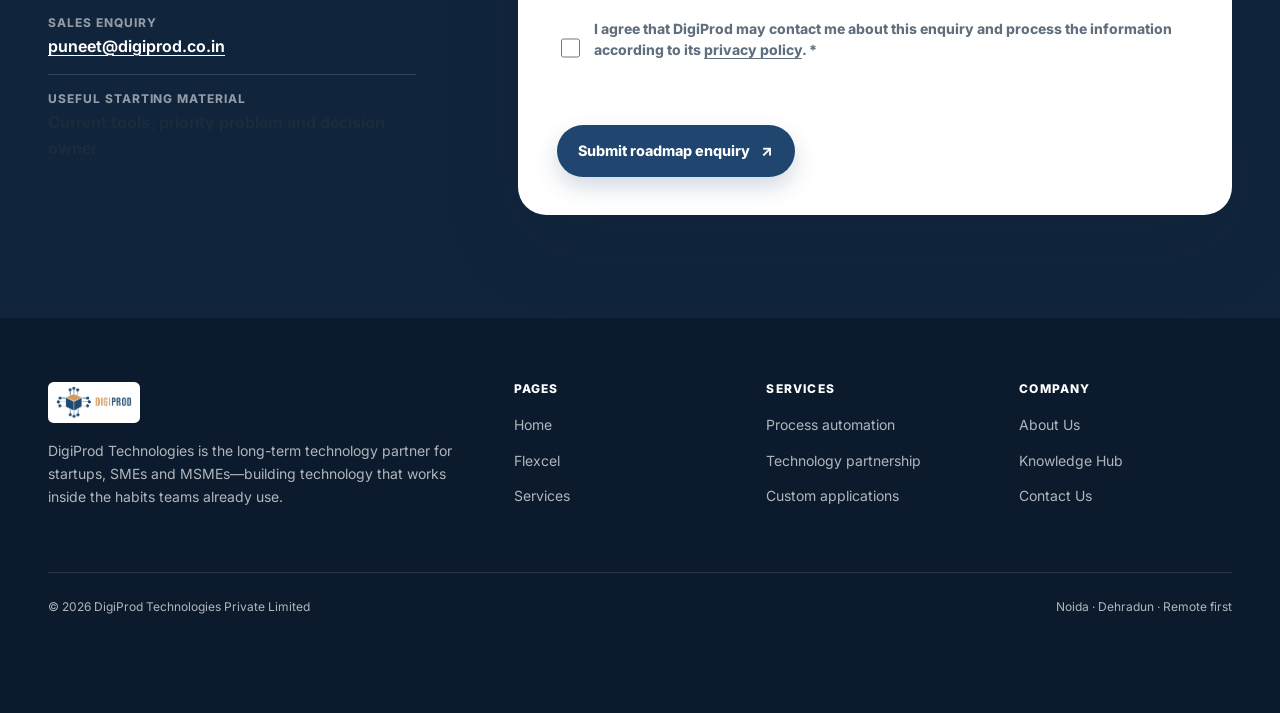
<file: services/index.html>
<!DOCTYPE html>
<html lang="en">
<head>
  <meta charset="utf-8">
  <meta name="viewport" content="width=device-width, initial-scale=1">
  <meta name="description" content="DigiProd extends Flexcel’s practical, adoption-first approach through fractional CTO guidance, shared technology teams, custom tools, integration and long-term support.">
  <title>DigiProd Services — Build What Growth Requires</title>
  <link rel="icon" href="../assets/images/favicon.png" type="image/png">
  <link rel="stylesheet" href="../styles/tokens.css">
  <link rel="stylesheet" href="../styles/global.css">
  <link rel="stylesheet" href="../styles/components.css">
  <link rel="stylesheet" href="../styles/responsive.css">
</head>
<body data-page="Services">
  <a class="skip-link" href="#main">Skip to main content</a>

  <header class="site-header" aria-label="Site header">
    <div class="container nav-shell">
      <a class="brand" href="../home/index.html" aria-label="DigiProd home"><img src="../assets/images/digiprod-logo.png" alt="DigiProd"></a>
      <nav class="desktop-nav" aria-label="Primary navigation">
        <ul class="nav-list">
          <li><a class="nav-link" href="../flexcel/index.html">Products</a></li>
          <li><a class="nav-link" href="../services/index.html" aria-current="page">Services</a></li>
          <li><a class="nav-link" href="#industries">Industries</a></li>
          <li><a class="nav-link" href="../about/index.html">About Us</a></li>
          <li><a class="nav-link" href="../knowledge-hub/index.html">Knowledge Hub</a></li>
        </ul>
        <a class="direct-line" href="tel:+918080807352"><span>Direct&nbsp;line</span><strong>+91&nbsp;808080&nbsp;7352</strong></a>
        <a class="button button--primary" href="#enquiry" data-enquiry-option="fractional-cto" data-challenge="technology-direction">Enquire Now</a>
      </nav>
      <button class="menu-toggle" type="button" aria-expanded="false" aria-controls="mobile-menu" aria-label="Open navigation menu"><span></span><span></span><span></span></button>
    </div>
  </header>

  <nav class="mobile-drawer" id="mobile-menu" aria-label="Mobile navigation" hidden>
    <ul class="mobile-nav-list">
      <li><a href="../home/index.html">Home <span aria-hidden="true">→</span></a></li>
      <li><a href="../flexcel/index.html">Products / Flexcel <span aria-hidden="true">→</span></a></li>
      <li><a href="../services/index.html" aria-current="page">Services <span aria-hidden="true">→</span></a></li>
      <li><a href="#industries">Industries <span aria-hidden="true">→</span></a></li>
      <li><a href="../about/index.html">About Us <span aria-hidden="true">→</span></a></li>
      <li><a href="../knowledge-hub/index.html">Knowledge Hub <span aria-hidden="true">→</span></a></li>
    </ul>
    <div class="mobile-drawer__actions"><a class="button button--primary" href="#enquiry" data-enquiry-option="fractional-cto" data-challenge="technology-direction">Plan my roadmap</a><a class="button button--secondary" href="tel:+918080807352">Call&nbsp;+91&nbsp;808080&nbsp;7352</a></div>
  </nav>

  <main id="main" tabindex="-1">
    <section class="hero page-hero" aria-labelledby="services-hero-title">
      <div class="container hero-grid">
        <div class="hero-copy" data-reveal>
          <p class="eyebrow">Automation partner for business growth</p>
          <h1 id="services-hero-title">Build the technology your growth requires—<span>without building an entire tech department.</span></h1>
          <p class="lead">From process automation and custom portals to fractional CTO guidance and long-term product support, DigiProd extends the same practical, adoption-first thinking behind Flexcel across your business.</p>
          <div class="hero-actions">
            <a class="button button--primary" href="#enquiry" data-enquiry-option="fractional-cto" data-challenge="technology-direction">Plan My Technology Roadmap</a>
            <a class="button button--secondary" href="#models">Explore Service Models</a>
          </div>
          <p class="cta-note">Start with the operational outcome—not a pre-selected technology stack.</p>
        </div>

        <div class="hero-panel" data-reveal role="img" aria-label="DigiProd service ecosystem around Flexcel">
          <div class="panel-topline"><strong>Your connected technology ecosystem</strong><span class="live-status">One roadmap</span></div>
          <div class="workflow-canvas">
            <div class="workflow-column">
              <div class="tool-node"><span class="tool-mark tool-mark--xl">FX</span><div><small>Foundation</small><strong>Flexcel workflow</strong></div></div>
              <div class="tool-node"><span class="tool-mark tool-mark--wa">OPS</span><div><small>Business need</small><strong>Custom operation</strong></div></div>
              <div class="tool-node"><span class="tool-mark tool-mark--tally">GROW</span><div><small>Next stage</small><strong>Scale requirement</strong></div></div>
            </div>
            <div class="logic-node" aria-hidden="true"><b>↗</b><span>DigiProd<br>technology partner</span></div>
            <div class="workflow-column">
              <div class="result-node"><small>Direction</small><strong>Fractional CTO roadmap</strong></div>
              <div class="result-node result-node--dashboard"><small>Build</small><strong>Portal, dashboard or field tool</strong><div class="mini-bars" aria-hidden="true"><i></i><i></i><i></i><i></i></div></div>
              <div class="result-node"><small>Continuity</small><strong>Maintenance and scaling</strong></div>
            </div>
          </div>
          <div class="workflow-caption" aria-hidden="true"><span>Operational base</span><span>Shared strategy</span><span>Scalable capability</span></div>
        </div>
      </div>
    </section>

    <aside class="trust-ribbon" aria-label="Services operating principle">
      <div class="container trust-ribbon__inner"><p>Digital tools. Human growth. Technology that stays behind the work.</p><div class="tool-chips"><span class="tool-chip">Plan</span><span class="tool-chip">Build</span><span class="tool-chip">Integrate</span><span class="tool-chip">Support</span></div></div>
    </aside>

    <section class="section" aria-labelledby="foundation-title">
      <div class="container foundation-map">
        <div class="foundation-core" data-reveal>
          <div class="foundation-core__center"><div><strong>Flexcel</strong><span>Operational foundation</span></div></div>
        </div>
        <div data-reveal>
          <p class="eyebrow">From workflow to technology ecosystem</p>
          <h2 id="foundation-title">Flexcel digitizes the workflow. DigiProd’s services extend the value around it.</h2>
          <p class="lead">A reliable workflow often exposes the next constraint: a customer experience that needs a portal, a field team that needs a mobile tool, or leadership that needs a technology roadmap.</p>
          <ul class="foundation-list">
            <li><b>01</b><div><strong>Design the wider system</strong><span>Decide what to connect, what to build and what should remain unchanged.</span></div></li>
            <li><b>02</b><div><strong>Build the missing business tool</strong><span>Create the dashboard, portal, application or automation the operation actually needs.</span></div></li>
            <li><b>03</b><div><strong>Protect continuity</strong><span>Document ownership, maintain the product and evolve it as the business changes.</span></div></li>
          </ul>
          <a class="button button--primary" href="#enquiry" data-enquiry-option="fractional-cto" data-challenge="technology-direction">Build My Automation Roadmap</a>
        </div>
      </div>
    </section>

    <section class="section section--soft" aria-labelledby="more-title">
      <div class="container">
        <div class="section-head">
          <div data-reveal><p class="eyebrow">When workflow automation is not enough</p><h2 id="more-title">Some growth problems need a connected technology capability, not one more isolated tool.</h2></div>
          <p class="lead" data-reveal>DigiProd’s current Services page describes two clear roles: “Plan &amp; Protect” through fractional leadership, and “Build &amp; Execute” through a shared team.</p>
        </div>
        <div class="comparison" data-reveal>
          <div class="comparison__head" aria-hidden="true"><span>Signal</span><span>What the business feels</span><span>The service extension</span></div>
          <div class="comparison__row"><strong>Decisions</strong><span>Too many vendors, unclear priorities and fragile ownership</span><span class="positive">Fractional CTO roadmap and technology governance</span></div>
          <div class="comparison__row"><strong>Capacity</strong><span>Important tools wait because hiring a full team is risky</span><span class="positive">Shared product and engineering capability</span></div>
          <div class="comparison__row"><strong>Experience</strong><span>Customers, distributors or field staff need a better interface</span><span class="positive">Custom portals and practical mobile tools</span></div>
          <div class="comparison__row"><strong>Continuity</strong><span>Existing software needs maintenance, security review and evolution</span><span class="positive">Long-term product support and scaling</span></div>
        </div>
        <div class="cta-row mt-3" data-reveal><a class="button button--primary" href="#enquiry" data-enquiry-option="fractional-cto" data-challenge="technology-direction">Review My Existing Technology</a></div>
      </div>
    </section>

    <section class="section" id="catalogue" aria-labelledby="catalogue-title">
      <div class="container">
        <div class="section-head">
          <div data-reveal><p class="eyebrow">Services organized by outcome</p><h2 id="catalogue-title">Choose the business result. Then shape the right service around it.</h2></div>
          <p class="lead" data-reveal>This replaces the disconnected agency catalogue with a direct line from pain, to solution, to Flexcel connection, to operational outcome.</p>
        </div>
        <div class="service-catalogue">
          <article class="catalogue-item" data-reveal>
            <div class="catalogue-item__head"><span class="kicker">01 / Direction</span><h3>Fractional CTO</h3><p>Make safer technology decisions without the cost and risk of a full-time senior technology department.</p><a class="text-link" href="#enquiry" data-enquiry-option="fractional-cto" data-challenge="technology-direction">Discuss Fractional CTO Support</a></div>
            <div class="catalogue-item__details"><div class="detail-block"><strong>Business pain</strong><span>Technology spend grows without one accountable roadmap.</span></div><div class="detail-block"><strong>Service solution</strong><span>Audit priorities, guide delivery, review risks and protect ownership.</span></div><div class="detail-block"><strong>Connection to Flexcel</strong><span>Place workflow automation inside the wider technology plan.</span></div><div class="detail-block"><strong>Operational outcome</strong><span>Clearer decisions, sequencing and continuity.</span></div></div>
          </article>
          <article class="catalogue-item" data-reveal>
            <div class="catalogue-item__head"><span class="kicker">02 / Capacity</span><h3>Shared Technology Team</h3><p>Build and maintain business tools without the overhead of hiring and managing an internal engineering team.</p><a class="text-link" href="#enquiry" data-enquiry-option="shared-team" data-challenge="capacity">Explore a Shared Team</a></div>
            <div class="catalogue-item__details"><div class="detail-block"><strong>Business pain</strong><span>Roadmap delivery stalls behind hiring and specialist gaps.</span></div><div class="detail-block"><strong>Service solution</strong><span>Provide a coordinated product, engineering and support capability.</span></div><div class="detail-block"><strong>Connection to Flexcel</strong><span>Extend proven workflows into custom interfaces and systems.</span></div><div class="detail-block"><strong>Operational outcome</strong><span>More delivery capacity with one accountable relationship.</span></div></div>
          </article>
          <article class="catalogue-item" data-reveal>
            <div class="catalogue-item__head"><span class="kicker">03 / Efficiency</span><h3>Process Automation</h3><p>Remove repeated manual work while preserving the process logic that already makes the business successful.</p><a class="text-link" href="#enquiry" data-enquiry-option="process-automation" data-challenge="manual-work">Automate My Current Process</a></div>
            <div class="catalogue-item__details"><div class="detail-block"><strong>Business pain</strong><span>Updates are copied, chased and reconciled across people.</span></div><div class="detail-block"><strong>Service solution</strong><span>Map the workflow, connect inputs and automate the agreed rules.</span></div><div class="detail-block"><strong>Connection to Flexcel</strong><span>Use Flexcel where Excel, WhatsApp and Tally are the right foundation.</span></div><div class="detail-block"><strong>Operational outcome</strong><span>Less repeated effort and a more reliable operating trail.</span></div></div>
          </article>
          <article class="catalogue-item" data-reveal>
            <div class="catalogue-item__head"><span class="kicker">04 / Visibility</span><h3>Custom Dashboards</h3><p>Give owners and managers one reliable view of sales, inventory, finance and operations.</p><a class="text-link" href="#enquiry" data-enquiry-option="custom-application" data-challenge="visibility">Design My Owner View</a></div>
            <div class="catalogue-item__details"><div class="detail-block"><strong>Business pain</strong><span>Decisions depend on late reports and conflicting spreadsheets.</span></div><div class="detail-block"><strong>Service solution</strong><span>Create a focused command view around the decisions that matter.</span></div><div class="detail-block"><strong>Connection to Flexcel</strong><span>Surface validated workflow events instead of creating another entry system.</span></div><div class="detail-block"><strong>Operational outcome</strong><span>Faster exception handling and clearer accountability.</span></div></div>
          </article>
          <article class="catalogue-item" data-reveal>
            <div class="catalogue-item__head"><span class="kicker">05 / Familiar channel</span><h3>WhatsApp Automation</h3><p>Capture orders, updates, approvals, attendance and customer communication inside a familiar channel.</p><a class="text-link" href="#enquiry" data-enquiry-option="whatsapp-automation" data-challenge="adoption">Plan My WhatsApp Flow</a></div>
            <div class="catalogue-item__details"><div class="detail-block"><strong>Business pain</strong><span>Useful chat updates never become structured operating data.</span></div><div class="detail-block"><strong>Service solution</strong><span>Design controlled message inputs, notifications and approval flows.</span></div><div class="detail-block"><strong>Connection to Flexcel</strong><span>Feed familiar WhatsApp actions into the relevant sheet or process layer.</span></div><div class="detail-block"><strong>Operational outcome</strong><span>Higher participation without a separate field-app habit.</span></div></div>
          </article>
          <article class="catalogue-item" data-reveal>
            <div class="catalogue-item__head"><span class="kicker">06 / Integration</span><h3>Excel &amp; Tally Integration</h3><p>Reduce duplicate entry and reconciliation between the tools the business already uses.</p><a class="text-link" href="#enquiry" data-enquiry-option="tally-integration" data-challenge="integration">Review My Excel &amp; Tally Flow</a></div>
            <div class="catalogue-item__details"><div class="detail-block"><strong>Business pain</strong><span>Operational and financial truth are aligned by hand.</span></div><div class="detail-block"><strong>Service solution</strong><span>Scope the records, timing and direction of the connection.</span></div><div class="detail-block"><strong>Connection to Flexcel</strong><span>Use the automation layer to validate and synchronize the agreed fields.</span></div><div class="detail-block"><strong>Operational outcome</strong><span>Less reconciliation and more timely information.</span></div></div>
          </article>
          <article class="catalogue-item" data-reveal>
            <div class="catalogue-item__head"><span class="kicker">07 / Customer experience</span><h3>Customer &amp; Partner Portals</h3><p>Create better ordering, service, communication and account experiences for customers and distributors.</p><a class="text-link" href="#enquiry" data-enquiry-option="custom-application" data-challenge="integration">Build My Custom Portal</a></div>
            <div class="catalogue-item__details"><div class="detail-block"><strong>Business pain</strong><span>Customers depend on calls for status, documents and repeat orders.</span></div><div class="detail-block"><strong>Service solution</strong><span>Build a focused self-service interface around the real journey.</span></div><div class="detail-block"><strong>Connection to Flexcel</strong><span>Connect portal actions to operational workflows and alerts.</span></div><div class="detail-block"><strong>Operational outcome</strong><span>A clearer experience with fewer manual service loops.</span></div></div>
          </article>
          <article class="catalogue-item" data-reveal>
            <div class="catalogue-item__head"><span class="kicker">08 / Field execution</span><h3>Mobile &amp; Field Tools</h3><p>Give teams practical systems that work where the job happens.</p><a class="text-link" href="#enquiry" data-enquiry-option="custom-application" data-challenge="adoption">Design My Field Tool</a></div>
            <div class="catalogue-item__details"><div class="detail-block"><strong>Business pain</strong><span>Office-designed processes break at the warehouse, site or route.</span></div><div class="detail-block"><strong>Service solution</strong><span>Create a mobile-first interface around the field task and context.</span></div><div class="detail-block"><strong>Connection to Flexcel</strong><span>Feed clean field events into the same controlled workflow.</span></div><div class="detail-block"><strong>Operational outcome</strong><span>Better completion visibility where the work actually happens.</span></div></div>
          </article>
          <article class="catalogue-item" data-reveal>
            <div class="catalogue-item__head"><span class="kicker">09 / Continuity</span><h3>Product Support &amp; Scaling</h3><p>Keep software reliable, secure and aligned with changing business needs.</p><a class="text-link" href="#enquiry" data-enquiry-option="shared-team" data-challenge="capacity">Review My Existing Product</a></div>
            <div class="catalogue-item__details"><div class="detail-block"><strong>Business pain</strong><span>Critical software slows down, loses ownership or no longer fits the business.</span></div><div class="detail-block"><strong>Service solution</strong><span>Audit, document, maintain and plan improvements over time.</span></div><div class="detail-block"><strong>Connection to Flexcel</strong><span>Keep workflow automation aligned with the wider application estate.</span></div><div class="detail-block"><strong>Operational outcome</strong><span>More dependable technology and less single-person risk.</span></div></div>
          </article>
        </div>
      </div>
    </section>

    <section class="section section--navy" id="models" aria-labelledby="models-title">
      <div class="container">
        <div class="section-head">
          <div data-reveal><p class="eyebrow">The partnership models</p><h2 id="models-title">Choose the level of guidance and execution your business needs now.</h2></div>
          <p class="lead" data-reveal>The live Services page frames these as “Plan &amp; Protect” and “Build &amp; Execute.” Both keep business ownership at the center.</p>
        </div>
        <div class="engagement-grid">
          <article class="engagement-card" data-reveal><span class="engagement-card__label">Plan &amp; protect</span><h3>Fractional CTO</h3><p>Expert guidance to audit priorities, plan the work, review delivery and protect technology ownership while your internal or external team executes.</p><ul class="engagement-points"><li>Technology audit and roadmap</li><li>Risk, ownership and continuity review</li><li>Vendor and team guidance</li><li>Budget and priority alignment</li></ul><a class="button button--primary" href="#enquiry" data-enquiry-option="fractional-cto" data-challenge="technology-direction">Discuss Fractional CTO Support</a></article>
          <article class="engagement-card engagement-card--dark" data-reveal><span class="engagement-card__label">Build &amp; execute</span><h3>Shared Technology Team</h3><p>Coordinated execution capacity to build and maintain business tools without the full hiring and day-to-day management burden.</p><ul class="engagement-points"><li>Product and engineering execution</li><li>Cloud, integration and application work</li><li>Maintenance and delivery continuity</li><li>Capacity that can follow the roadmap</li></ul><a class="button button--light" href="#enquiry" data-enquiry-option="shared-team" data-challenge="capacity">Explore a Shared Team</a></article>
        </div>
      </div>
    </section>

    <section class="section section--soft" aria-labelledby="delivery-title">
      <div class="container">
        <div class="section-head"><div data-reveal><p class="eyebrow">How DigiProd does it</p><h2 id="delivery-title">Audit first. Prioritize value. Keep the transition recognizable.</h2></div><p class="lead" data-reveal>This refines the current three-phase Services process: Detailed Audit, Prioritized Development and Seamless Automation.</p></div>
        <div class="process-timeline" data-reveal>
          <article class="process-step"><span class="process-step__num">01</span><h3>Audit</h3><p>Map the current technology, manual loops, risks and business rules.</p></article>
          <article class="process-step"><span class="process-step__num">02</span><h3>Roadmap</h3><p>Prioritize the smallest set of changes that unlocks the most value.</p></article>
          <article class="process-step"><span class="process-step__num">03</span><h3>Build</h3><p>Deliver in reviewable increments with clear ownership and acceptance.</p></article>
          <article class="process-step"><span class="process-step__num">04</span><h3>Operate</h3><p>Support adoption, measure the workflow and plan the next stage.</p></article>
        </div>
        <div class="cta-row mt-4" data-reveal><a class="button button--primary" href="#enquiry" data-enquiry-option="fractional-cto" data-challenge="technology-direction">Book a Technology Roadmap Session</a></div>
      </div>
    </section>

    <section class="section section--navy" aria-labelledby="cases-title">
      <div class="container">
        <div class="section-head"><div data-reveal><p class="eyebrow">Current-site project examples</p><h2 id="cases-title">Relevant work, carried forward with approval status visible.</h2></div><p class="lead" data-reveal>The live Services page lists these project summaries without supporting detail. They remain marked for client verification before launch.</p></div>
        <div class="case-grid">
          <article class="case-card" data-reveal><span class="status-label">Requires Client Approval</span><p class="case-card__industry">Mobility</p><h3>Etaxxi</h3><p>“Deployed automated driver tracking and real-time carpooling logic.”</p></article>
          <article class="case-card" data-reveal><span class="status-label">Requires Client Approval</span><p class="case-card__industry">Fintech</p><h3>Capraise</h3><p>“Implemented secure data rooms and AI-powered investor matching logic.”</p></article>
          <article class="case-card" data-reveal><span class="status-label">Requires Client Approval</span><p class="case-card__industry">Retail</p><h3>Flipdeals</h3><p>“Architected a high-SKU catalog system with advanced technical SEO.”</p></article>
        </div>
        <div class="cta-row mt-3" data-reveal><a class="button button--accent" href="#enquiry" data-enquiry-option="custom-application" data-challenge="other">Discuss a Relevant Use Case</a></div>
      </div>
    </section>

    <section class="section" aria-labelledby="continuity-title">
      <div class="container editorial-split">
        <div class="sticky-copy" data-reveal><p class="eyebrow">Security and continuity</p><h2 id="continuity-title">Build a technology asset the business can understand and keep.</h2><p class="lead">The largest continuity risk is not only code. It is undocumented business logic, unclear access and ownership concentrated in one person.</p><a class="button button--primary" href="#enquiry" data-enquiry-option="fractional-cto" data-challenge="implementation">Review My Technology Risk</a></div>
        <ol class="pain-list" data-reveal>
          <li><div><strong>Map ownership before implementation.</strong><span>Define data, accounts, environments, repositories and decision rights.</span></div></li>
          <li><div><strong>Document the rules the software must protect.</strong><span>Make exceptions and approvals visible beyond one employee’s memory.</span></div></li>
          <li><div><strong>Design access around real roles.</strong><span>Give people only the visibility and actions their work requires.</span></div></li>
          <li><div><strong>Plan handover and support from the start.</strong><span>Agree how the product is maintained, monitored and evolved after launch.</span></div></li>
        </ol>
      </div>
    </section>

    <section class="section section--warm" id="industries" aria-labelledby="industries-title">
      <div class="container">
        <div class="section-head"><div data-reveal><p class="eyebrow">Industry context</p><h2 id="industries-title">Business logic is specific. The adoption principle stays consistent.</h2></div><p class="lead" data-reveal>DigiProd’s current Services page lists experience across operationally complex sectors. Final case associations and proof should be approved before public launch.</p></div>
        <div class="tool-chips" data-reveal><span class="tool-chip">Manufacturing</span><span class="tool-chip">Logistics</span><span class="tool-chip">Finance</span><span class="tool-chip">Real estate</span><span class="tool-chip">E-commerce</span><span class="tool-chip">Agriculture</span><span class="tool-chip">Healthcare</span><span class="tool-chip">Education</span><span class="tool-chip">Hospitality</span><span class="tool-chip">Professional services</span></div>
        <div class="conversion-band mt-6" data-reveal><div><p class="eyebrow">Your process is the starting point</p><h2>Industry knowledge matters most when it is translated into your actual workflow.</h2><p>Bring the rule, handoff or customer experience that is unique to your operation.</p></div><a class="button button--primary" href="#enquiry" data-enquiry-option="process-automation" data-challenge="other">Map My Business Process</a></div>
      </div>
    </section>

    <section class="section" aria-labelledby="services-faq-title">
      <div class="container container--narrow">
        <div class="section-head--center" data-reveal><p class="eyebrow">Structural clarity</p><h2 id="services-faq-title">Common questions before choosing a technology partner.</h2></div>
        <div class="faq-list" data-reveal>
          <details class="faq-item" open><summary>Can you work with the software we already have?</summary><div class="faq-answer">Yes. DigiProd’s existing service position is to build modern bridges around tools such as Excel and Tally where practical. The audit determines what can be connected safely and what should remain separate.</div></details>
          <details class="faq-item"><summary>How do we choose between Fractional CTO and a Shared Team?</summary><div class="faq-answer">Choose Fractional CTO when the primary need is direction, risk review and governance. Choose a Shared Team when the roadmap is clearer but execution capacity is missing. Some engagements may combine both.</div></details>
          <details class="faq-item"><summary>How fast can we launch?</summary><div class="faq-answer">The current site describes quick wins followed by wider delivery. A credible launch plan depends on scope, access, existing-system quality, approvals and test coverage, so timing is confirmed after the audit.</div></details>
          <details class="faq-item"><summary>Will staff need technical training?</summary><div class="faq-answer">The goal is to preserve recognizable habits and keep technology behind the work. Any new portal or field tool is still designed and tested around the people who will use it.</div></details>
          <details class="faq-item"><summary>Who owns our code and data?</summary><div class="faq-answer">DigiProd’s current site says clients retain their business data and custom-application IP. The signed statement of work should specify repositories, accounts, credentials, exports and handover responsibilities.</div></details>
          <details class="faq-item"><summary>Can you maintain software another team built?</summary><div class="faq-answer">Potentially. Product-support work begins with a technical, security and ownership audit so DigiProd can identify code quality, access and continuity risks before committing to a support model.</div></details>
        </div>
        <div class="cta-row mt-3 cta-center" data-reveal><a class="button button--secondary" href="#enquiry" data-enquiry-option="other" data-challenge="other">Ask a Service Question</a></div>
      </div>
    </section>

    <section class="section enquiry-section" id="enquiry" aria-labelledby="services-enquiry-title">
      <div class="container enquiry-layout">
        <div class="enquiry-copy" data-reveal>
          <p class="eyebrow">Plan the next technology decision</p>
          <h2 id="services-enquiry-title">Turn a scattered list of technology needs into one practical roadmap.</h2>
          <p class="lead">Tell DigiProd what is slowing the business now, what already exists and what must not be disrupted. The CTA that brought you here is recorded with the enquiry.</p>
          <ul class="contact-list"><li><span>WhatsApp / Call</span><a href="tel:+918080807352">+91&nbsp;808080&nbsp;7352</a></li><li><span>Sales enquiry</span><a href="mailto:puneet@digiprod.co.in">puneet@digiprod.co.in</a></li><li><span>Useful starting material</span><strong>Current tools, priority problem and decision owner</strong></li></ul>
        </div>
        <div class="enquiry-card" data-reveal>
          <div class="form-intro"><h3>Plan my technology roadmap</h3><p>Fields marked * are required. This static prototype does not transmit data.</p></div>
          <form class="enquiry-form" novalidate>
            <input type="hidden" name="source_page" value=""><input type="hidden" name="cta_context" value="Services page enquiry">
            <div class="form-grid">
              <div class="field"><label for="services-name">Name *</label><input id="services-name" name="name" type="text" autocomplete="name" required aria-describedby="services-name-error"><p class="field-error" id="services-name-error" data-error-for="services-name"></p></div>
              <div class="field"><label for="services-whatsapp">WhatsApp number *</label><input id="services-whatsapp" name="whatsapp" type="tel" inputmode="tel" autocomplete="tel" placeholder="+91" required aria-describedby="services-whatsapp-error"><p class="field-error" id="services-whatsapp-error" data-error-for="services-whatsapp"></p></div>
              <div class="field"><label for="services-email">Work email *</label><input id="services-email" name="email" type="email" autocomplete="email" required aria-describedby="services-email-error"><p class="field-error" id="services-email-error" data-error-for="services-email"></p></div>
              <div class="field"><label for="services-company">Company *</label><input id="services-company" name="company" type="text" autocomplete="organization" required aria-describedby="services-company-error"><p class="field-error" id="services-company-error" data-error-for="services-company"></p></div>
              <div class="field"><label for="services-size">Business size *</label><select id="services-size" name="business_size" required aria-describedby="services-size-error"><option value="">Select team size</option><option value="1-10">1–10 people</option><option value="11-50">11–50 people</option><option value="51-200">51–200 people</option><option value="201-500">201–500 people</option><option value="500+">500+ people</option></select><p class="field-error" id="services-size-error" data-error-for="services-size"></p></div>
              <div class="field"><label for="services-challenge">Primary challenge *</label><select id="services-challenge" name="primary_challenge" required aria-describedby="services-challenge-error"><option value="">Select a challenge</option><option value="manual-work">Repeated manual work</option><option value="visibility">Limited operational visibility</option><option value="adoption">Low employee adoption</option><option value="integration">Disconnected tools</option><option value="implementation">Implementation risk</option><option value="capacity">Technology team capacity</option><option value="technology-direction">Technology direction</option><option value="other">Something else</option></select><p class="field-error" id="services-challenge-error" data-error-for="services-challenge"></p></div>
              <div class="field field--full"><label for="services-help">What do you need help with? *</label><select id="services-help" name="help_type" required aria-describedby="services-help-error"><option value="">Select a service</option><option value="flexcel">Flexcel automation</option><option value="excel-automation">Excel automation</option><option value="tally-integration">Tally integration</option><option value="whatsapp-automation">WhatsApp automation</option><option value="process-automation">Process automation</option><option value="custom-application">Custom application or portal</option><option value="fractional-cto">Fractional CTO</option><option value="shared-team">Shared technology team</option><option value="other">Other / not sure yet</option></select><p class="field-error" id="services-help-error" data-error-for="services-help"></p></div>
              <div class="field field--full"><label for="services-message">Optional message</label><textarea id="services-message" name="message" placeholder="What exists today, and what decision or delivery problem should we solve first?"></textarea></div>
              <div class="field field--full"><div class="consent"><input id="services-consent" name="consent" type="checkbox" required aria-describedby="services-consent-error"><label for="services-consent">I agree that DigiProd may contact me about this enquiry and process the information according to its <a href="../privacy/index.html">privacy policy</a>. *</label></div><p class="field-error" id="services-consent-error" data-error-for="services-consent"></p></div>
            </div>
            <div class="form-actions"><button class="button button--primary" type="submit"><span>Submit roadmap enquiry</span></button><p class="form-status" role="status" aria-live="polite"></p></div>
          </form>
        </div>
      </div>
    </section>
  </main>

  <footer class="site-footer">
    <div class="container">
      <div class="footer-grid">
        <div class="footer-brand"><img src="../assets/images/digiprod-logo.png" alt="DigiProd"><p>DigiProd Technologies is the long-term technology partner for startups, SMEs and MSMEs—building technology that works inside the habits teams already use.</p></div>
        <div class="footer-col"><h3>Pages</h3><ul><li><a href="../home/index.html">Home</a></li><li><a href="../flexcel/index.html">Flexcel</a></li><li><a href="../services/index.html">Services</a></li></ul></div>
        <div class="footer-col"><h3>Services</h3><ul><li><a href="#catalogue">Process automation</a></li><li><a href="#models">Technology partnership</a></li><li><a href="#catalogue">Custom applications</a></li></ul></div>
        <div class="footer-col"><h3>Company</h3><ul><li><a href="../about/index.html">About Us</a></li><li><a href="../knowledge-hub/index.html">Knowledge Hub</a></li><li><a href="#enquiry" data-enquiry-option="other" data-challenge="other">Contact Us</a></li></ul></div>
      </div>
      <div class="footer-bottom"><span>© 2026 DigiProd Technologies Private Limited</span><span>Noida · Dehradun · Remote first</span></div>
    </div>
  </footer>

  <section class="mobile-enquiry-bar" aria-label="Quick enquiry action"><a class="button button--primary" href="#enquiry" data-enquiry-option="fractional-cto" data-challenge="technology-direction">Plan My Technology Roadmap</a></section>
  <script src="../scripts/navigation.js" defer></script><script src="../scripts/forms.js" defer></script><script src="../scripts/motion.js" defer></script><script src="../scripts/pages.js" defer></script>
</body>
</html>
</file>
<file: styles/tokens.css>
/* DigiProd preserved brand foundations — audited 13 July 2026 */
@font-face {
  font-family: "Outfit";
  src: url("../assets/fonts/Outfit-Variable.ttf") format("truetype");
  font-style: normal;
  font-weight: 100 900;
  font-display: swap;
}

@font-face {
  font-family: "Inter";
  src: url("../assets/fonts/Inter-Variable.ttf") format("truetype");
  font-style: normal;
  font-weight: 100 900;
  font-display: swap;
}

:root {
  color-scheme: light;

  /* Preserved palette */
  --color-navy-950: #10243b;
  --color-navy-900: #183352;
  --color-navy-800: #20456e;
  --color-navy-700: #2b5b8e;
  --color-navy-100: #e8eef4;
  --color-navy-50: #f3f6f9;
  --color-gold-700: #a96f3c;
  --color-gold-600: #c48a52;
  --color-gold-500: #d9a066;
  --color-gold-200: #ecd2b7;
  --color-gold-100: #f7eadc;
  --color-ink: #1a2b3c;
  --color-muted: #5f6f7e;
  --color-line: #d9e1e8;
  --color-surface: #ffffff;
  --color-surface-soft: #f8f9fa;
  --color-surface-warm: #fbf8f4;
  --color-excel: #217346;
  --color-excel-soft: #e7f4ed;
  --color-whatsapp: #008069;
  --color-whatsapp-bright: #25d366;
  --color-whatsapp-soft: #e7f7f2;
  --color-danger: #b42318;
  --color-danger-soft: #fff1f0;
  --color-success: #147a4a;
  --color-success-soft: #e9f8ef;

  /* Typefaces found on the current DigiProd site */
  --font-display: "Outfit", ui-sans-serif, system-ui, sans-serif;
  --font-body: "Inter", ui-sans-serif, system-ui, sans-serif;

  --text-xs: 0.75rem;
  --text-sm: 0.875rem;
  --text-base: 1rem;
  --text-md: 1.125rem;
  --text-lg: 1.25rem;
  --text-xl: clamp(1.35rem, 1.1rem + 0.7vw, 1.75rem);
  --text-2xl: clamp(1.75rem, 1.35rem + 1.25vw, 2.5rem);
  --text-3xl: clamp(2.25rem, 1.55rem + 2.6vw, 4.4rem);
  --text-hero: clamp(3rem, 2rem + 4.1vw, 6.4rem);

  /* 8px spacing system */
  --space-1: 0.5rem;
  --space-2: 1rem;
  --space-3: 1.5rem;
  --space-4: 2rem;
  --space-5: 2.5rem;
  --space-6: 3rem;
  --space-7: 3.5rem;
  --space-8: 4rem;
  --space-10: 5rem;
  --space-12: 6rem;
  --space-14: 7rem;
  --space-16: 8rem;
  --space-19: 9.5rem;

  --radius-sm: 0.5rem;
  --radius-md: 0.875rem;
  --radius-lg: 1.25rem;
  --radius-xl: 1.75rem;
  --radius-pill: 999px;

  --shadow-sm: 0 8px 24px rgba(16, 36, 59, 0.08);
  --shadow-md: 0 18px 50px rgba(16, 36, 59, 0.12);
  --shadow-lift: 0 30px 80px rgba(16, 36, 59, 0.16);

  --container: 80rem;
  --container-narrow: 57rem;
  --header-height: 5rem;
  --section-space: clamp(5.5rem, 8vw, 9.5rem);
  --gutter: clamp(1.25rem, 4vw, 3rem);

  --ease-out: cubic-bezier(0.22, 1, 0.36, 1);
  --duration-fast: 180ms;
  --duration-ui: 320ms;
  --duration-story: 720ms;
}
</file>
<file: styles/global.css>
*,
*::before,
*::after {
  box-sizing: border-box;
}

html {
  scroll-behavior: smooth;
  scroll-padding-top: calc(var(--header-height) + 1rem);
}

body {
  margin: 0;
  min-width: 20rem;
  overflow-x: clip;
  background: var(--color-surface);
  color: var(--color-ink);
  font-family: var(--font-body);
  font-size: var(--text-base);
  line-height: 1.65;
  text-rendering: optimizeLegibility;
  -webkit-font-smoothing: antialiased;
}

body.menu-open {
  overflow: hidden;
}

main {
  display: block;
}

h1,
h2,
h3,
h4,
p,
ul,
ol,
blockquote,
figure {
  margin-top: 0;
}

h1,
h2,
h3,
h4 {
  color: var(--color-navy-950);
  font-family: var(--font-display);
  font-weight: 650;
  line-height: 1.04;
  letter-spacing: -0.035em;
}

h1 {
  margin-bottom: var(--space-3);
  font-size: var(--text-hero);
}

h2 {
  margin-bottom: var(--space-3);
  font-size: var(--text-3xl);
}

h3 {
  margin-bottom: var(--space-2);
  font-size: var(--text-xl);
  letter-spacing: -0.022em;
  line-height: 1.16;
}

h4 {
  margin-bottom: var(--space-1);
  font-size: var(--text-md);
  letter-spacing: -0.01em;
}

p {
  margin-bottom: var(--space-2);
}

a {
  color: inherit;
  text-decoration-thickness: 0.08em;
  text-underline-offset: 0.18em;
}

img,
svg {
  display: block;
  max-width: 100%;
}

button,
input,
select,
textarea {
  color: inherit;
  font: inherit;
}

button,
select {
  cursor: pointer;
}

:focus-visible {
  outline: 3px solid var(--color-gold-500);
  outline-offset: 3px;
}

::selection {
  background: var(--color-gold-200);
  color: var(--color-navy-950);
}

.skip-link {
  position: fixed;
  top: 0.75rem;
  left: 0.75rem;
  z-index: 1000;
  padding: 0.75rem 1rem;
  transform: translateY(-160%);
  border-radius: var(--radius-sm);
  background: var(--color-navy-950);
  color: #fff;
  font-weight: 700;
  transition: transform var(--duration-fast) ease;
}

.skip-link:focus {
  transform: translateY(0);
}

.container {
  width: min(100% - (2 * var(--gutter)), var(--container));
  margin-inline: auto;
}

.container--narrow {
  width: min(100% - (2 * var(--gutter)), var(--container-narrow));
  margin-inline: auto;
}

.section {
  position: relative;
  padding-block: var(--section-space);
}

.section--compact {
  padding-block: clamp(4rem, 6vw, 6.5rem);
}

.section--soft {
  background: var(--color-surface-soft);
}

.section--warm {
  background: var(--color-surface-warm);
}

.section--navy {
  overflow: hidden;
  background: var(--color-navy-950);
  color: #fff;
}

.section--navy h2,
.section--navy h3,
.section--navy h4 {
  color: #fff;
}

.section--navy .lead,
.section--navy .muted {
  color: rgba(255, 255, 255, 0.72);
}

.section-head {
  display: grid;
  grid-template-columns: minmax(0, 1.2fr) minmax(17rem, 0.55fr);
  gap: var(--space-6);
  align-items: end;
  margin-bottom: clamp(3rem, 5vw, 5rem);
}

.section-head--center {
  display: block;
  max-width: 55rem;
  margin: 0 auto clamp(3rem, 5vw, 5rem);
  text-align: center;
}

.section-head h2:last-child,
.section-head--center h2:last-child,
.section-head--center p:last-child {
  margin-bottom: 0;
}

.eyebrow {
  display: inline-flex;
  gap: 0.55rem;
  align-items: center;
  margin-bottom: var(--space-2);
  color: var(--color-navy-700);
  font-size: var(--text-xs);
  font-weight: 800;
  letter-spacing: 0.14em;
  line-height: 1.3;
  text-transform: uppercase;
}

.eyebrow::before {
  width: 1.75rem;
  height: 2px;
  background: var(--color-gold-500);
  content: "";
}

.section--navy .eyebrow {
  color: var(--color-gold-200);
}

.lead {
  max-width: 44rem;
  color: var(--color-muted);
  font-size: var(--text-md);
  line-height: 1.7;
}

.muted {
  color: var(--color-muted);
}

.small {
  font-size: var(--text-sm);
}

.kicker {
  color: var(--color-gold-700);
  font-weight: 750;
}

.text-accent {
  color: var(--color-gold-600);
}

.grid-2,
.grid-3,
.grid-4 {
  display: grid;
  gap: var(--space-3);
}

.grid-2 {
  grid-template-columns: repeat(2, minmax(0, 1fr));
}

.grid-3 {
  grid-template-columns: repeat(3, minmax(0, 1fr));
}

.grid-4 {
  grid-template-columns: repeat(4, minmax(0, 1fr));
}

.cluster {
  display: flex;
  flex-wrap: wrap;
  gap: var(--space-2);
  align-items: center;
}

.stack > * + * {
  margin-top: var(--space-3);
}

.mt-3 {
  margin-top: var(--space-4);
}

.mt-4 {
  margin-top: var(--space-5);
}

.mt-6 {
  margin-top: var(--space-6);
}

.cta-center {
  justify-content: center;
}

.cluster--compact {
  margin-bottom: var(--space-2);
}

.eyebrow--flush {
  margin: 0;
}

.sr-only {
  position: absolute !important;
  width: 1px !important;
  height: 1px !important;
  padding: 0 !important;
  overflow: hidden !important;
  clip: rect(0, 0, 0, 0) !important;
  white-space: nowrap !important;
  border: 0 !important;
}

[data-reveal] {
  opacity: 0;
  transform: translateY(1.5rem);
  transition:
    opacity var(--duration-story) var(--ease-out),
    transform var(--duration-story) var(--ease-out);
}

[data-reveal].is-visible {
  opacity: 1;
  transform: none;
}

@media (prefers-reduced-motion: reduce) {
  *,
  *::before,
  *::after {
    scroll-behavior: auto !important;
    animation-duration: 0.01ms !important;
    animation-iteration-count: 1 !important;
    transition-duration: 0.01ms !important;
  }

  [data-reveal] {
    opacity: 1;
    transform: none;
  }
}
</file>
<file: styles/components.css>
/* Header and navigation */
.site-header {
  position: fixed;
  inset: 0 0 auto;
  z-index: 100;
  border-bottom: 1px solid transparent;
  background: rgba(255, 255, 255, 0.82);
  backdrop-filter: blur(18px);
  transition:
    background var(--duration-ui) ease,
    box-shadow var(--duration-ui) ease,
    border-color var(--duration-ui) ease;
}

.site-header.is-scrolled {
  border-color: rgba(32, 69, 110, 0.1);
  background: rgba(255, 255, 255, 0.96);
  box-shadow: 0 8px 28px rgba(16, 36, 59, 0.08);
}

.nav-shell {
  display: flex;
  min-height: var(--header-height);
  gap: var(--space-3);
  align-items: center;
  justify-content: space-between;
}

.brand {
  display: inline-flex;
  flex: 0 0 auto;
  align-items: center;
  text-decoration: none;
}

.brand img {
  width: auto;
  height: 2.65rem;
}

.desktop-nav {
  display: flex;
  min-width: 0;
  gap: clamp(0.7rem, 1.5vw, 1.65rem);
  align-items: center;
}

.nav-list {
  display: flex;
  margin: 0;
  padding: 0;
  gap: clamp(0.6rem, 1.2vw, 1.4rem);
  align-items: center;
  list-style: none;
}

.nav-link {
  position: relative;
  padding: 0.75rem 0.15rem;
  color: var(--color-ink);
  font-size: 0.88rem;
  font-weight: 650;
  text-decoration: none;
  white-space: nowrap;
}

.nav-link::after {
  position: absolute;
  right: 0.15rem;
  bottom: 0.45rem;
  left: 0.15rem;
  height: 2px;
  transform: scaleX(0);
  transform-origin: right;
  background: var(--color-gold-500);
  content: "";
  transition: transform var(--duration-fast) var(--ease-out);
}

.nav-link:hover::after,
.nav-link[aria-current="page"]::after {
  transform: scaleX(1);
  transform-origin: left;
}

.direct-line {
  display: grid;
  padding-left: 1rem;
  border-left: 1px solid var(--color-line);
  line-height: 1.15;
  text-decoration: none;
}

.direct-line span {
  color: var(--color-muted);
  font-size: 0.64rem;
  font-weight: 800;
  letter-spacing: 0.1em;
  text-transform: uppercase;
}

.direct-line strong {
  margin-top: 0.2rem;
  color: var(--color-navy-900);
  font-family: var(--font-display);
  font-size: 0.85rem;
}

.menu-toggle {
  display: none;
  width: 3rem;
  height: 3rem;
  padding: 0.75rem;
  border: 1px solid var(--color-line);
  border-radius: var(--radius-sm);
  background: #fff;
}

.menu-toggle span {
  display: block;
  width: 100%;
  height: 2px;
  margin-block: 0.28rem;
  background: var(--color-navy-900);
  transition: transform var(--duration-fast) ease, opacity var(--duration-fast) ease;
}

.menu-toggle[aria-expanded="true"] span:nth-child(1) {
  transform: translateY(0.4rem) rotate(45deg);
}

.menu-toggle[aria-expanded="true"] span:nth-child(2) {
  opacity: 0;
}

.menu-toggle[aria-expanded="true"] span:nth-child(3) {
  transform: translateY(-0.4rem) rotate(-45deg);
}

.mobile-drawer {
  position: fixed;
  inset: var(--header-height) 0 0;
  z-index: 90;
  display: none;
  padding: var(--space-3) var(--gutter) 7rem;
  overflow-y: auto;
  background: #fff;
}

.mobile-drawer.is-open {
  display: block;
}

.mobile-nav-list {
  margin: 0;
  padding: 0;
  list-style: none;
}

.mobile-nav-list a {
  display: flex;
  min-height: 3.5rem;
  align-items: center;
  justify-content: space-between;
  border-bottom: 1px solid var(--color-line);
  color: var(--color-navy-950);
  font-family: var(--font-display);
  font-size: 1.2rem;
  font-weight: 600;
  text-decoration: none;
}

.mobile-drawer__actions {
  display: grid;
  margin-top: var(--space-4);
  gap: var(--space-2);
}

/* Buttons and conversion links */
.button {
  position: relative;
  display: inline-flex;
  min-height: 3.25rem;
  padding: 0.82rem 1.3rem;
  gap: 0.65rem;
  align-items: center;
  justify-content: center;
  border: 1px solid transparent;
  border-radius: var(--radius-pill);
  font-size: 0.9rem;
  font-weight: 760;
  line-height: 1.2;
  text-align: center;
  text-decoration: none;
  transition:
    transform var(--duration-fast) var(--ease-out),
    box-shadow var(--duration-fast) var(--ease-out),
    background var(--duration-fast) ease,
    border-color var(--duration-fast) ease;
}

.button::after {
  font-size: 1.05em;
  content: "↗";
  transition: transform var(--duration-fast) ease;
}

.button:hover {
  transform: translateY(-2px);
}

.button:hover::after {
  transform: translate(2px, -2px);
}

.button--primary {
  background: var(--color-navy-800);
  box-shadow: 0 10px 22px rgba(32, 69, 110, 0.2);
  color: #fff;
}

.button--primary:hover {
  background: var(--color-navy-950);
  box-shadow: 0 14px 28px rgba(16, 36, 59, 0.24);
}

.button--accent {
  background: var(--color-gold-500);
  color: var(--color-navy-950);
}

.button--accent:hover {
  background: var(--color-gold-200);
}

.button--secondary {
  border-color: rgba(32, 69, 110, 0.25);
  background: rgba(255, 255, 255, 0.78);
  color: var(--color-navy-900);
}

.button--secondary:hover {
  border-color: var(--color-navy-800);
  background: #fff;
}

.button--light {
  border-color: rgba(255, 255, 255, 0.25);
  background: #fff;
  color: var(--color-navy-950);
}

.button--quiet {
  min-height: 2.8rem;
  padding-inline: 1rem;
  border-color: var(--color-line);
  background: transparent;
  color: var(--color-navy-900);
}

.button--quiet::after {
  content: "→";
}

.text-link {
  display: inline-flex;
  gap: 0.4rem;
  align-items: center;
  color: var(--color-navy-800);
  font-weight: 750;
  text-decoration: none;
}

.text-link::after {
  content: "→";
  transition: transform var(--duration-fast) ease;
}

.text-link:hover::after {
  transform: translateX(0.25rem);
}

.cta-row {
  display: flex;
  flex-wrap: wrap;
  gap: var(--space-2);
  align-items: center;
}

.cta-note {
  display: flex;
  max-width: 35rem;
  margin-top: var(--space-2);
  gap: 0.6rem;
  align-items: flex-start;
  color: var(--color-muted);
  font-size: var(--text-sm);
}

.cta-note::before {
  flex: 0 0 auto;
  width: 0.55rem;
  height: 0.55rem;
  margin-top: 0.42rem;
  border-radius: 50%;
  background: var(--color-whatsapp);
  box-shadow: 0 0 0 5px var(--color-whatsapp-soft);
  content: "";
}

/* Hero */
.hero {
  position: relative;
  min-height: min(59rem, 100svh);
  padding: calc(var(--header-height) + clamp(3.5rem, 7vw, 7rem)) 0 clamp(5rem, 8vw, 8rem);
  overflow: hidden;
  background:
    radial-gradient(circle at 90% 20%, rgba(217, 160, 102, 0.22), transparent 29rem),
    linear-gradient(180deg, #fff 0%, var(--color-surface-warm) 100%);
}

.hero::before {
  position: absolute;
  inset: 0;
  opacity: 0.28;
  background-image:
    linear-gradient(rgba(32, 69, 110, 0.08) 1px, transparent 1px),
    linear-gradient(90deg, rgba(32, 69, 110, 0.08) 1px, transparent 1px);
  background-position: center;
  background-size: 4rem 4rem;
  mask-image: linear-gradient(to right, transparent, black 48%, black 100%);
  content: "";
  pointer-events: none;
}

.hero-grid {
  position: relative;
  z-index: 1;
  display: grid;
  grid-template-columns: minmax(0, 0.93fr) minmax(30rem, 1.07fr);
  gap: clamp(3rem, 6vw, 6.5rem);
  align-items: center;
}

.hero-copy {
  max-width: 43rem;
}

.hero-copy h1 span {
  display: block;
  color: var(--color-gold-600);
}

.hero-copy .lead {
  margin-bottom: var(--space-4);
  font-size: clamp(1.05rem, 0.92rem + 0.45vw, 1.3rem);
}

.hero-actions {
  display: flex;
  flex-wrap: wrap;
  gap: var(--space-2);
}

.hero-panel {
  position: relative;
  isolation: isolate;
  padding: clamp(1.2rem, 2.5vw, 2.2rem);
  border: 1px solid rgba(32, 69, 110, 0.16);
  border-radius: var(--radius-xl);
  background: rgba(255, 255, 255, 0.83);
  box-shadow: var(--shadow-lift);
  backdrop-filter: blur(16px);
}

.hero-panel::after {
  position: absolute;
  inset: auto -2rem -2rem auto;
  z-index: -1;
  width: 9rem;
  height: 9rem;
  border-radius: 2.3rem;
  background: var(--color-gold-500);
  content: "";
  opacity: 0.45;
  transform: rotate(14deg);
}

.panel-topline {
  display: flex;
  margin-bottom: var(--space-3);
  gap: var(--space-2);
  align-items: center;
  justify-content: space-between;
}

.panel-topline strong {
  color: var(--color-navy-900);
  font-family: var(--font-display);
  font-size: var(--text-sm);
}

.live-status {
  display: inline-flex;
  gap: 0.4rem;
  align-items: center;
  color: var(--color-success);
  font-size: var(--text-xs);
  font-weight: 800;
  letter-spacing: 0.07em;
  text-transform: uppercase;
}

.live-status::before {
  width: 0.55rem;
  height: 0.55rem;
  border-radius: 50%;
  background: var(--color-whatsapp-bright);
  box-shadow: 0 0 0 5px rgba(37, 211, 102, 0.13);
  content: "";
  animation: statusPulse 1.8s ease-in-out infinite;
}

@keyframes statusPulse {
  50% { box-shadow: 0 0 0 9px rgba(37, 211, 102, 0); }
}

.workflow-canvas {
  display: grid;
  min-height: 30rem;
  grid-template-columns: 0.78fr 0.42fr 0.95fr;
  gap: 0.75rem;
  align-items: center;
}

.workflow-column {
  display: grid;
  gap: 0.75rem;
}

.tool-node,
.result-node,
.logic-node {
  position: relative;
  padding: 1rem;
  border: 1px solid var(--color-line);
  border-radius: var(--radius-md);
  background: #fff;
  box-shadow: var(--shadow-sm);
}

.tool-node {
  display: flex;
  gap: 0.8rem;
  align-items: center;
}

.tool-mark {
  display: grid;
  flex: 0 0 auto;
  width: 2.55rem;
  height: 2.55rem;
  place-items: center;
  border-radius: 0.75rem;
  background: var(--color-navy-100);
  color: var(--color-navy-800);
  font-family: var(--font-display);
  font-size: 0.72rem;
  font-weight: 800;
  letter-spacing: -0.02em;
}

.tool-mark--wa {
  background: var(--color-whatsapp-soft);
  color: var(--color-whatsapp);
}

.tool-mark--xl {
  background: var(--color-excel-soft);
  color: var(--color-excel);
}

.tool-mark--tally {
  background: var(--color-gold-100);
  color: var(--color-gold-700);
}

.tool-node small,
.result-node small {
  display: block;
  color: var(--color-muted);
  font-size: 0.68rem;
  font-weight: 700;
  letter-spacing: 0.08em;
  text-transform: uppercase;
}

.tool-node strong,
.result-node strong {
  display: block;
  margin-top: 0.15rem;
  color: var(--color-navy-950);
  font-size: 0.82rem;
  line-height: 1.35;
}

.logic-node {
  display: grid;
  min-height: 8.5rem;
  padding: 1rem 0.55rem;
  place-items: center;
  border-color: var(--color-navy-800);
  background: var(--color-navy-800);
  color: #fff;
  text-align: center;
}

.logic-node::before,
.logic-node::after {
  position: absolute;
  top: 50%;
  width: 0.85rem;
  height: 2px;
  background: var(--color-gold-500);
  content: "";
}

.logic-node::before { right: 100%; }
.logic-node::after { left: 100%; }

.logic-node span {
  font-family: var(--font-display);
  font-size: 0.75rem;
  font-weight: 700;
  line-height: 1.25;
}

.logic-node b {
  display: grid;
  width: 2.1rem;
  height: 2.1rem;
  place-items: center;
  border: 1px solid rgba(255,255,255,0.35);
  border-radius: 50%;
  color: var(--color-gold-200);
  font-size: 0.8rem;
}

.result-node--dashboard {
  background: var(--color-navy-950);
}

.result-node--dashboard small,
.result-node--dashboard strong {
  color: #fff;
}

.mini-bars {
  display: flex;
  height: 2.7rem;
  margin-top: 0.75rem;
  gap: 0.35rem;
  align-items: flex-end;
}

.mini-bars i {
  flex: 1;
  min-width: 0.25rem;
  border-radius: 0.2rem 0.2rem 0 0;
  background: var(--color-gold-500);
}

.mini-bars i:nth-child(1) { height: 35%; opacity: .55; }
.mini-bars i:nth-child(2) { height: 62%; opacity: .72; }
.mini-bars i:nth-child(3) { height: 48%; opacity: .82; }
.mini-bars i:nth-child(4) { height: 88%; }

.workflow-caption {
  display: grid;
  margin-top: var(--space-2);
  grid-template-columns: repeat(3, 1fr);
  gap: 0.5rem;
  color: var(--color-muted);
  font-size: 0.69rem;
  font-weight: 760;
  letter-spacing: 0.06em;
  text-align: center;
  text-transform: uppercase;
}

/* Content modules */
.trust-ribbon {
  position: relative;
  z-index: 2;
  padding: var(--space-3) 0;
  border-block: 1px solid var(--color-line);
  background: #fff;
}

.trust-ribbon__inner {
  display: flex;
  gap: var(--space-3);
  align-items: center;
  justify-content: space-between;
}

.trust-ribbon p {
  margin: 0;
  color: var(--color-navy-900);
  font-family: var(--font-display);
  font-weight: 650;
}

.tool-chips {
  display: flex;
  flex-wrap: wrap;
  gap: 0.6rem;
}

.tool-chip,
.status-label {
  display: inline-flex;
  min-height: 2.1rem;
  padding: 0.35rem 0.7rem;
  gap: 0.4rem;
  align-items: center;
  border: 1px solid var(--color-line);
  border-radius: var(--radius-pill);
  background: #fff;
  color: var(--color-navy-900);
  font-size: 0.72rem;
  font-weight: 750;
  letter-spacing: 0.03em;
}

.tool-chip::before {
  width: 0.48rem;
  height: 0.48rem;
  border-radius: 50%;
  background: var(--color-gold-500);
  content: "";
}

.pain-list {
  counter-reset: pain;
  margin: 0;
  padding: 0;
  list-style: none;
}

.pain-list li {
  position: relative;
  display: grid;
  padding: 1.35rem 0;
  grid-template-columns: 3.2rem 1fr;
  border-top: 1px solid var(--color-line);
  counter-increment: pain;
}

.pain-list li:last-child {
  border-bottom: 1px solid var(--color-line);
}

.pain-list li::before {
  color: var(--color-gold-700);
  font-family: var(--font-display);
  font-size: var(--text-sm);
  font-weight: 760;
  content: "0" counter(pain);
}

.pain-list strong {
  color: var(--color-navy-950);
  font-family: var(--font-display);
  font-size: clamp(1.1rem, 0.95rem + 0.35vw, 1.35rem);
}

.pain-list span {
  display: block;
  margin-top: 0.3rem;
  color: var(--color-muted);
  font-size: var(--text-sm);
}

.sticky-copy {
  position: sticky;
  top: calc(var(--header-height) + 2rem);
}

.editorial-split {
  display: grid;
  grid-template-columns: minmax(18rem, 0.78fr) minmax(0, 1.22fr);
  gap: clamp(3rem, 8vw, 8rem);
  align-items: start;
}

.comparison {
  overflow: hidden;
  border: 1px solid var(--color-line);
  border-radius: var(--radius-lg);
  background: #fff;
}

.comparison__head,
.comparison__row {
  display: grid;
  grid-template-columns: 0.8fr 1fr 1fr;
}

.comparison__head {
  background: var(--color-navy-950);
  color: #fff;
  font-family: var(--font-display);
  font-size: var(--text-sm);
  font-weight: 700;
}

.comparison__row + .comparison__row {
  border-top: 1px solid var(--color-line);
}

.comparison__head > *,
.comparison__row > * {
  padding: 1rem 1.2rem;
}

.comparison__row > * + *,
.comparison__head > * + * {
  border-left: 1px solid var(--color-line);
}

.comparison__row strong {
  color: var(--color-navy-950);
  font-size: var(--text-sm);
}

.comparison__row span {
  color: var(--color-muted);
  font-size: var(--text-sm);
}

.comparison__row .positive {
  background: var(--color-whatsapp-soft);
  color: #075e54;
}

.integration-stage {
  display: grid;
  padding: clamp(1.2rem, 3vw, 2.2rem);
  grid-template-columns: 1fr auto 1fr;
  gap: clamp(1rem, 3vw, 2.5rem);
  align-items: center;
  border: 1px solid rgba(255,255,255,.16);
  border-radius: var(--radius-xl);
  background: rgba(255,255,255,.06);
}

.integration-tools,
.integration-results {
  display: grid;
  gap: 0.7rem;
}

.integration-chip {
  display: flex;
  min-height: 4.25rem;
  padding: 0.85rem 1rem;
  gap: 0.8rem;
  align-items: center;
  border: 1px solid rgba(255,255,255,.14);
  border-radius: var(--radius-md);
  background: rgba(255,255,255,.08);
}

.integration-chip b {
  display: grid;
  flex: 0 0 auto;
  width: 2.3rem;
  height: 2.3rem;
  place-items: center;
  border-radius: 0.65rem;
  background: rgba(255,255,255,.12);
  color: var(--color-gold-200);
  font-family: var(--font-display);
  font-size: 0.7rem;
}

.integration-chip span {
  color: #fff;
  font-size: var(--text-sm);
  font-weight: 650;
}

.integration-core {
  position: relative;
  display: grid;
  width: clamp(7.5rem, 13vw, 10rem);
  aspect-ratio: 1;
  place-items: center;
  border: 1px solid var(--color-gold-500);
  border-radius: 50%;
  background: var(--color-navy-800);
  box-shadow: 0 0 0 1.2rem rgba(217,160,102,.06), 0 0 0 2.4rem rgba(217,160,102,.035);
  color: #fff;
  text-align: center;
}

.integration-core strong {
  font-family: var(--font-display);
  font-size: 1.05rem;
}

.integration-core span {
  display: block;
  color: var(--color-gold-200);
  font-size: 0.65rem;
  font-weight: 750;
  letter-spacing: .08em;
  text-transform: uppercase;
}

.outcome-grid {
  display: grid;
  grid-template-columns: repeat(3, minmax(0, 1fr));
  border-top: 1px solid var(--color-line);
  border-left: 1px solid var(--color-line);
}

.outcome-item {
  min-height: 13rem;
  padding: var(--space-3);
  border-right: 1px solid var(--color-line);
  border-bottom: 1px solid var(--color-line);
  background: #fff;
}

.outcome-item span {
  display: block;
  margin-bottom: var(--space-4);
  color: var(--color-gold-700);
  font-family: var(--font-display);
  font-size: var(--text-sm);
  font-weight: 750;
}

.outcome-item h3 {
  margin-bottom: 0.55rem;
  font-size: var(--text-lg);
}

.outcome-item p {
  margin: 0;
  color: var(--color-muted);
  font-size: var(--text-sm);
}

.quote-panel {
  display: grid;
  padding: clamp(2rem, 5vw, 4.5rem);
  grid-template-columns: 0.34fr 1fr;
  gap: clamp(2rem, 5vw, 5rem);
  align-items: start;
  border-radius: var(--radius-xl);
  background: var(--color-navy-950);
  color: #fff;
  box-shadow: var(--shadow-md);
}

.quote-panel blockquote {
  margin-bottom: var(--space-3);
  color: #fff;
  font-family: var(--font-display);
  font-size: clamp(1.7rem, 1.2rem + 1.5vw, 2.85rem);
  font-weight: 520;
  letter-spacing: -0.025em;
  line-height: 1.2;
}

.quote-mark {
  color: var(--color-gold-500);
  font-family: Georgia, serif;
  font-size: 7rem;
  line-height: 0.7;
}

.quote-meta {
  color: rgba(255,255,255,.72);
  font-size: var(--text-sm);
}

.quote-meta strong {
  display: block;
  color: #fff;
}

.status-label {
  border-color: rgba(217,160,102,.4);
  background: rgba(217,160,102,.12);
  color: var(--color-gold-200);
}

.status-label--light {
  border-color: var(--color-gold-200);
  background: var(--color-gold-100);
  color: var(--color-gold-700);
}

.service-grid {
  display: grid;
  grid-template-columns: repeat(2, minmax(0, 1fr));
  gap: var(--space-2);
}

.service-card {
  position: relative;
  display: flex;
  min-height: 23rem;
  padding: var(--space-4);
  flex-direction: column;
  overflow: hidden;
  border: 1px solid var(--color-line);
  border-radius: var(--radius-lg);
  background: #fff;
  transition: transform var(--duration-ui) var(--ease-out), box-shadow var(--duration-ui) ease;
}

.service-card:hover {
  transform: translateY(-0.35rem);
  box-shadow: var(--shadow-md);
}

.service-card__number {
  color: var(--color-gold-700);
  font-family: var(--font-display);
  font-size: var(--text-sm);
  font-weight: 750;
}

.service-card h3 {
  max-width: 25rem;
  margin-top: auto;
  font-size: var(--text-2xl);
}

.service-card p {
  max-width: 34rem;
  color: var(--color-muted);
}

.service-card .text-link {
  margin-top: 1rem;
}

.service-card--navy {
  border-color: var(--color-navy-950);
  background: var(--color-navy-950);
}

.service-card--navy h3,
.service-card--navy .text-link {
  color: #fff;
}

.service-card--navy p {
  color: rgba(255,255,255,.68);
}

.service-card--gold {
  border-color: var(--color-gold-200);
  background: var(--color-gold-100);
}

.process-timeline {
  position: relative;
  display: grid;
  grid-template-columns: repeat(4, 1fr);
  gap: 0;
}

.process-timeline::before {
  position: absolute;
  top: 1.25rem;
  right: 12.5%;
  left: 12.5%;
  height: 1px;
  background: var(--color-line);
  content: "";
}

.process-step {
  position: relative;
  z-index: 1;
  padding: 0 var(--space-2);
}

.process-step__num {
  display: grid;
  width: 2.5rem;
  height: 2.5rem;
  margin-bottom: var(--space-3);
  place-items: center;
  border: 1px solid var(--color-gold-500);
  border-radius: 50%;
  background: #fff;
  color: var(--color-gold-700);
  font-family: var(--font-display);
  font-size: var(--text-sm);
  font-weight: 800;
}

.process-step p {
  color: var(--color-muted);
  font-size: var(--text-sm);
}

.conversion-band {
  display: grid;
  padding: clamp(2rem, 5vw, 4.5rem);
  grid-template-columns: minmax(0, 1fr) auto;
  gap: var(--space-4);
  align-items: center;
  border-radius: var(--radius-xl);
  background: var(--color-gold-100);
}

.conversion-band h2 {
  max-width: 48rem;
  margin-bottom: var(--space-2);
  font-size: var(--text-2xl);
}

.conversion-band p {
  max-width: 46rem;
  margin: 0;
  color: var(--color-muted);
}

/* FAQs */
.faq-list {
  border-top: 1px solid var(--color-line);
}

.faq-item {
  border-bottom: 1px solid var(--color-line);
}

.faq-item summary {
  display: flex;
  min-height: 5rem;
  padding: 1.1rem 0;
  gap: var(--space-2);
  align-items: center;
  justify-content: space-between;
  color: var(--color-navy-950);
  font-family: var(--font-display);
  font-size: clamp(1.05rem, .95rem + .25vw, 1.25rem);
  font-weight: 650;
  list-style: none;
}

.faq-item summary::-webkit-details-marker {
  display: none;
}

.faq-item summary::after {
  display: grid;
  flex: 0 0 auto;
  width: 2rem;
  height: 2rem;
  place-items: center;
  border: 1px solid var(--color-line);
  border-radius: 50%;
  color: var(--color-navy-800);
  content: "+";
  transition: transform var(--duration-fast) ease;
}

.faq-item[open] summary::after {
  transform: rotate(45deg);
}

.faq-answer {
  max-width: 50rem;
  padding: 0 3rem 1.5rem 0;
  color: var(--color-muted);
}

/* Enquiry form */
.enquiry-section {
  overflow: hidden;
  background: var(--color-navy-950);
}

.enquiry-layout {
  display: grid;
  grid-template-columns: minmax(18rem, 0.68fr) minmax(0, 1.32fr);
  gap: clamp(3rem, 8vw, 8rem);
  align-items: start;
}

.enquiry-copy {
  position: sticky;
  top: calc(var(--header-height) + 2rem);
}

.enquiry-copy h2 {
  color: #fff;
}

.enquiry-copy .lead {
  color: rgba(255,255,255,.68);
}

.contact-list {
  margin: var(--space-4) 0 0;
  padding: 0;
  list-style: none;
}

.contact-list li {
  padding-block: 0.9rem;
  border-top: 1px solid rgba(255,255,255,.14);
}

.contact-list a {
  color: #fff;
  font-weight: 650;
}

.contact-list span {
  display: block;
  color: rgba(255,255,255,.55);
  font-size: var(--text-xs);
  font-weight: 750;
  letter-spacing: .08em;
  text-transform: uppercase;
}

.enquiry-card {
  padding: clamp(1.35rem, 3vw, 2.75rem);
  border-radius: var(--radius-xl);
  background: #fff;
  box-shadow: var(--shadow-lift);
}

.form-intro {
  margin-bottom: var(--space-3);
}

.form-intro h3 {
  margin-bottom: 0.4rem;
  font-size: var(--text-2xl);
}

.form-intro p {
  margin: 0;
  color: var(--color-muted);
  font-size: var(--text-sm);
}

.form-grid {
  display: grid;
  grid-template-columns: repeat(2, minmax(0, 1fr));
  gap: 1.15rem;
}

.field {
  min-width: 0;
}

.field--full {
  grid-column: 1 / -1;
}

.field label,
.field legend {
  display: block;
  margin-bottom: 0.45rem;
  color: var(--color-navy-950);
  font-size: 0.78rem;
  font-weight: 760;
}

.field input,
.field select,
.field textarea {
  width: 100%;
  min-height: 3.25rem;
  padding: 0.78rem 0.9rem;
  border: 1px solid #bdc9d3;
  border-radius: var(--radius-sm);
  background: #fff;
  transition: border-color var(--duration-fast) ease, box-shadow var(--duration-fast) ease;
}

.field textarea {
  min-height: 7rem;
  resize: vertical;
}

.field input:hover,
.field select:hover,
.field textarea:hover {
  border-color: var(--color-navy-700);
}

.field input:focus,
.field select:focus,
.field textarea:focus {
  border-color: var(--color-navy-800);
  outline: none;
  box-shadow: 0 0 0 3px rgba(32,69,110,.13);
}

.field [aria-invalid="true"] {
  border-color: var(--color-danger);
  background: var(--color-danger-soft);
}

.field-error {
  min-height: 1.2rem;
  margin: 0.3rem 0 0;
  color: var(--color-danger);
  font-size: 0.72rem;
  line-height: 1.35;
}

.consent {
  display: flex;
  gap: 0.7rem;
  align-items: flex-start;
}

.consent input {
  flex: 0 0 auto;
  width: 1.2rem;
  height: 1.2rem;
  margin-top: 0.15rem;
  accent-color: var(--color-navy-800);
}

.consent label {
  color: var(--color-muted);
  font-size: var(--text-sm);
  line-height: 1.45;
}

.form-actions {
  display: flex;
  margin-top: var(--space-3);
  gap: var(--space-2);
  align-items: center;
}

.form-status {
  min-height: 1.5rem;
  margin: 0;
  color: var(--color-muted);
  font-size: var(--text-sm);
}

.form-status.is-success {
  padding: 0.75rem 1rem;
  border-radius: var(--radius-sm);
  background: var(--color-success-soft);
  color: var(--color-success);
  font-weight: 650;
}

.button.is-loading {
  cursor: wait;
  opacity: .72;
}

.button.is-loading::after {
  width: 1rem;
  height: 1rem;
  border: 2px solid rgba(255,255,255,.45);
  border-top-color: #fff;
  border-radius: 50%;
  animation: spin .7s linear infinite;
  content: "";
}

@keyframes spin { to { transform: rotate(360deg); } }

/* Footer and sticky mobile action */
.site-footer {
  padding: var(--space-8) 0 6rem;
  background: #0b1b2d;
  color: rgba(255,255,255,.68);
}

.footer-grid {
  display: grid;
  grid-template-columns: 1.4fr repeat(3, .7fr);
  gap: var(--space-5);
}

.footer-brand img {
  width: auto;
  height: 2.6rem;
  padding: .25rem .5rem;
  border-radius: .35rem;
  background: #fff;
}

.footer-brand p {
  max-width: 28rem;
  margin-top: var(--space-2);
  font-size: var(--text-sm);
}

.footer-col h3 {
  color: #fff;
  font-family: var(--font-body);
  font-size: var(--text-xs);
  font-weight: 800;
  letter-spacing: .1em;
  text-transform: uppercase;
}

.footer-col ul {
  margin: 0;
  padding: 0;
  list-style: none;
}

.footer-col li + li {
  margin-top: .55rem;
}

.footer-col a {
  color: rgba(255,255,255,.68);
  font-size: var(--text-sm);
  text-decoration: none;
}

.footer-col a:hover {
  color: #fff;
}

.footer-bottom {
  display: flex;
  margin-top: var(--space-6);
  padding-top: var(--space-3);
  gap: var(--space-2);
  align-items: center;
  justify-content: space-between;
  border-top: 1px solid rgba(255,255,255,.12);
  font-size: var(--text-xs);
}

.mobile-enquiry-bar {
  position: fixed;
  right: 0;
  bottom: 0;
  left: 0;
  z-index: 120;
  display: none;
  padding: .65rem max(1rem, env(safe-area-inset-right)) max(.65rem, env(safe-area-inset-bottom)) max(1rem, env(safe-area-inset-left));
  border-top: 1px solid rgba(32,69,110,.14);
  background: rgba(255,255,255,.96);
  box-shadow: 0 -10px 30px rgba(16,36,59,.1);
  backdrop-filter: blur(16px);
  transform: translateY(120%);
  transition: transform var(--duration-ui) var(--ease-out);
}

.mobile-enquiry-bar.is-visible {
  transform: none;
}

.mobile-enquiry-bar .button {
  width: 100%;
}

/* Flexcel-specific modules */
.page-hero {
  min-height: auto;
}

.page-hero .hero-copy h1 {
  font-size: clamp(2.8rem, 2rem + 3.2vw, 5.5rem);
}

.before-after {
  border: 1px solid var(--color-line);
  border-radius: var(--radius-xl);
  background: #fff;
  box-shadow: var(--shadow-md);
}

.view-switcher {
  display: grid;
  padding: .45rem;
  grid-template-columns: repeat(2, 1fr);
  gap: .4rem;
  border-bottom: 1px solid var(--color-line);
  background: var(--color-surface-soft);
}

.view-switcher button {
  min-height: 2.8rem;
  padding: .6rem .8rem;
  border: 0;
  border-radius: var(--radius-sm);
  background: transparent;
  color: var(--color-muted);
  font-size: var(--text-sm);
  font-weight: 750;
}

.view-switcher button[aria-selected="true"] {
  background: var(--color-navy-800);
  box-shadow: var(--shadow-sm);
  color: #fff;
}

.workflow-view {
  min-height: 28rem;
  padding: clamp(1rem, 2.5vw, 2rem);
}

.workflow-view[hidden] {
  display: none;
}

.manual-flow,
.automated-flow {
  display: grid;
  gap: .85rem;
}

.manual-item,
.automated-item {
  display: flex;
  min-height: 4.2rem;
  padding: .85rem 1rem;
  gap: .8rem;
  align-items: center;
  border: 1px solid var(--color-line);
  border-radius: var(--radius-md);
}

.manual-item {
  background: #fff7f5;
}

.automated-item {
  background: var(--color-whatsapp-soft);
}

.flow-icon {
  display: grid;
  flex: 0 0 auto;
  width: 2.35rem;
  height: 2.35rem;
  place-items: center;
  border-radius: 50%;
  background: #fff;
  color: var(--color-navy-900);
  font-family: var(--font-display);
  font-size: .72rem;
  font-weight: 800;
}

.manual-item strong,
.automated-item strong {
  display: block;
  color: var(--color-navy-950);
  font-size: .86rem;
}

.manual-item span,
.automated-item span {
  color: var(--color-muted);
  font-size: .75rem;
}

.journey {
  display: grid;
  gap: var(--space-2);
}

.journey-step {
  display: grid;
  padding: var(--space-3);
  grid-template-columns: 4.5rem minmax(13rem, .6fr) minmax(0, 1fr);
  gap: var(--space-3);
  align-items: start;
  border-top: 1px solid rgba(255,255,255,.16);
}

.journey-step:last-child {
  border-bottom: 1px solid rgba(255,255,255,.16);
}

.journey-step__number {
  color: var(--color-gold-500);
  font-family: var(--font-display);
  font-size: var(--text-sm);
  font-weight: 780;
}

.journey-step h3 {
  color: #fff;
}

.journey-step p {
  color: rgba(255,255,255,.65);
  font-size: var(--text-sm);
}

.journey-meta {
  display: grid;
  grid-template-columns: repeat(2, minmax(0, 1fr));
  gap: .8rem;
}

.journey-meta div {
  padding: .8rem;
  border-radius: var(--radius-sm);
  background: rgba(255,255,255,.06);
}

.journey-meta strong {
  display: block;
  color: var(--color-gold-200);
  font-size: .68rem;
  letter-spacing: .07em;
  text-transform: uppercase;
}

.journey-meta span {
  display: block;
  margin-top: .25rem;
  color: rgba(255,255,255,.76);
  font-size: .75rem;
  line-height: 1.45;
}

.use-case-list {
  border-top: 1px solid var(--color-line);
}

.use-case {
  border-bottom: 1px solid var(--color-line);
}

.use-case summary {
  display: grid;
  min-height: 5.3rem;
  padding: 1rem 0;
  grid-template-columns: 3rem minmax(12rem, .6fr) minmax(0, 1fr) 2rem;
  gap: var(--space-2);
  align-items: center;
  list-style: none;
}

.use-case summary::-webkit-details-marker { display: none; }

.use-case summary > b {
  color: var(--color-gold-700);
  font-family: var(--font-display);
  font-size: var(--text-sm);
}

.use-case summary > strong {
  color: var(--color-navy-950);
  font-family: var(--font-display);
  font-size: var(--text-md);
}

.use-case summary > span {
  color: var(--color-muted);
  font-size: var(--text-sm);
}

.use-case summary::after {
  display: grid;
  width: 2rem;
  height: 2rem;
  place-items: center;
  border: 1px solid var(--color-line);
  border-radius: 50%;
  content: "+";
}

.use-case[open] summary::after { content: "−"; }

.use-case__flow {
  display: grid;
  padding: 0 0 var(--space-3) 5rem;
  grid-template-columns: repeat(4, minmax(0, 1fr));
  gap: .7rem;
}

.use-case__flow div {
  padding: .85rem;
  border-radius: var(--radius-sm);
  background: var(--color-surface-soft);
}

.use-case__flow strong {
  display: block;
  color: var(--color-navy-800);
  font-size: .65rem;
  letter-spacing: .08em;
  text-transform: uppercase;
}

.use-case__flow span {
  display: block;
  margin-top: .3rem;
  color: var(--color-muted);
  font-size: .75rem;
  line-height: 1.4;
}

.ownership-panel {
  display: grid;
  grid-template-columns: .8fr 1.2fr;
  gap: clamp(2rem, 6vw, 6rem);
  align-items: center;
}

.ownership-visual {
  position: relative;
  display: grid;
  min-height: 24rem;
  place-items: center;
  border: 1px solid var(--color-line);
  border-radius: var(--radius-xl);
  background:
    linear-gradient(rgba(32,69,110,.05) 1px, transparent 1px),
    linear-gradient(90deg, rgba(32,69,110,.05) 1px, transparent 1px),
    #fff;
  background-size: 2rem 2rem;
}

.data-vault {
  display: grid;
  width: 9rem;
  height: 9rem;
  padding: 1rem;
  place-items: center;
  border: 1px solid var(--color-gold-500);
  border-radius: 1.8rem;
  background: var(--color-navy-950);
  box-shadow: 0 0 0 1.5rem rgba(32,69,110,.06), 0 0 0 3rem rgba(32,69,110,.035);
  color: #fff;
  font-family: var(--font-display);
  font-weight: 700;
  text-align: center;
}

.data-vault span {
  color: var(--color-gold-200);
  font-size: .7rem;
}

/* Services-specific modules */
.foundation-map {
  display: grid;
  grid-template-columns: .7fr 1.3fr;
  gap: clamp(2rem, 6vw, 6rem);
  align-items: center;
}

.foundation-core {
  position: relative;
  display: grid;
  min-height: 27rem;
  place-items: center;
  border-radius: var(--radius-xl);
  background: var(--color-navy-950);
  color: #fff;
}

.foundation-core__center {
  display: grid;
  width: 9.5rem;
  height: 9.5rem;
  place-items: center;
  border: 1px solid var(--color-gold-500);
  border-radius: 50%;
  background: var(--color-navy-800);
  box-shadow: 0 0 0 2rem rgba(217,160,102,.07), 0 0 0 4rem rgba(217,160,102,.035);
  text-align: center;
}

.foundation-core__center strong {
  font-family: var(--font-display);
  font-size: 1.25rem;
}

.foundation-core__center span {
  display: block;
  color: var(--color-gold-200);
  font-size: .65rem;
  letter-spacing: .08em;
  text-transform: uppercase;
}

.foundation-list {
  margin: 0;
  padding: 0;
  list-style: none;
}

.foundation-list li {
  display: grid;
  padding: 1.2rem 0;
  grid-template-columns: 3rem 1fr;
  border-top: 1px solid var(--color-line);
}

.foundation-list li:last-child { border-bottom: 1px solid var(--color-line); }

.foundation-list b {
  color: var(--color-gold-700);
  font-family: var(--font-display);
}

.foundation-list strong {
  display: block;
  color: var(--color-navy-950);
  font-family: var(--font-display);
  font-size: var(--text-md);
}

.foundation-list span {
  display: block;
  margin-top: .3rem;
  color: var(--color-muted);
  font-size: var(--text-sm);
}

.service-catalogue {
  display: grid;
  gap: var(--space-2);
}

.catalogue-item {
  display: grid;
  padding: clamp(1.5rem, 3vw, 2.5rem);
  grid-template-columns: minmax(14rem, .7fr) minmax(0, 1.3fr);
  gap: var(--space-4);
  border: 1px solid var(--color-line);
  border-radius: var(--radius-lg);
  background: #fff;
}

.catalogue-item__head {
  display: flex;
  flex-direction: column;
}

.catalogue-item__head h3 {
  font-size: var(--text-2xl);
}

.catalogue-item__head .text-link {
  margin-top: auto;
}

.catalogue-item__details {
  display: grid;
  grid-template-columns: repeat(2, minmax(0, 1fr));
  gap: .8rem;
}

.detail-block {
  padding: 1rem;
  border-radius: var(--radius-sm);
  background: var(--color-surface-soft);
}

.detail-block strong {
  display: block;
  color: var(--color-navy-800);
  font-size: .66rem;
  font-weight: 800;
  letter-spacing: .08em;
  text-transform: uppercase;
}

.detail-block span {
  display: block;
  margin-top: .35rem;
  color: var(--color-muted);
  font-size: .79rem;
  line-height: 1.5;
}

.engagement-grid {
  display: grid;
  grid-template-columns: repeat(2, minmax(0, 1fr));
  gap: var(--space-3);
}

.engagement-card {
  display: flex;
  min-height: 29rem;
  padding: clamp(1.7rem, 4vw, 3.5rem);
  flex-direction: column;
  border-radius: var(--radius-xl);
  background: #fff;
  color: var(--color-ink);
}

.engagement-card--dark {
  background: var(--color-navy-900);
  color: #fff;
}

.engagement-card--dark h3 { color: #fff; }
.engagement-card--dark p { color: rgba(255,255,255,.7); }

.engagement-card__label {
  color: var(--color-gold-600);
  font-size: var(--text-xs);
  font-weight: 800;
  letter-spacing: .1em;
  text-transform: uppercase;
}

.engagement-card h3 {
  margin-top: auto;
  font-size: var(--text-2xl);
}

.engagement-points {
  margin: 1rem 0 1.5rem;
  padding: 0;
  list-style: none;
}

.engagement-points li {
  display: flex;
  padding-block: .55rem;
  gap: .6rem;
  border-top: 1px solid currentColor;
  border-color: rgba(95,111,126,.24);
  font-size: var(--text-sm);
}

.engagement-points li::before {
  color: var(--color-gold-600);
  content: "✓";
}

.case-grid {
  display: grid;
  grid-template-columns: repeat(3, minmax(0, 1fr));
  gap: var(--space-2);
}

.case-card {
  min-height: 22rem;
  padding: var(--space-3);
  border: 1px solid rgba(255,255,255,.16);
  border-radius: var(--radius-lg);
  background: rgba(255,255,255,.06);
}

.case-card__industry {
  color: var(--color-gold-200);
  font-size: var(--text-xs);
  font-weight: 800;
  letter-spacing: .08em;
  text-transform: uppercase;
}

.case-card h3 {
  margin-top: 7rem;
  color: #fff;
  font-size: var(--text-2xl);
}

.case-card p {
  color: rgba(255,255,255,.68);
  font-size: var(--text-sm);
}
</file>
<file: styles/responsive.css>
/* 1920 / 1440 / 1280 / 1024 / 768 / 430 / 390 / 360 behavior */
@media (min-width: 100rem) {
  :root {
    --container: 82rem;
  }

  .hero-grid {
    min-height: 46rem;
  }
}

@media (max-width: 78rem) {
  .direct-line {
    display: none;
  }

  .desktop-nav {
    gap: .75rem;
  }

  .nav-list {
    gap: .72rem;
  }

  .hero-grid {
    grid-template-columns: minmax(0, .95fr) minmax(27rem, 1.05fr);
    gap: 3rem;
  }
}

@media (max-width: 64rem) {
  :root {
    --header-height: 4.5rem;
    --section-space: clamp(5rem, 9vw, 7rem);
  }

  .desktop-nav {
    display: none;
  }

  .menu-toggle {
    display: block;
  }

  .brand img {
    height: 2.35rem;
  }

  .hero {
    min-height: auto;
  }

  .hero-grid {
    grid-template-columns: 1fr;
    gap: var(--space-6);
  }

  .hero-copy {
    max-width: 53rem;
  }

  .hero-panel {
    max-width: 48rem;
  }

  .section-head {
    grid-template-columns: 1fr;
    gap: 0;
  }

  .editorial-split,
  .enquiry-layout,
  .foundation-map,
  .ownership-panel {
    grid-template-columns: 1fr;
  }

  .sticky-copy,
  .enquiry-copy {
    position: static;
  }

  .outcome-grid {
    grid-template-columns: repeat(2, minmax(0, 1fr));
  }

  .process-timeline {
    grid-template-columns: repeat(2, 1fr);
    gap: var(--space-4) 0;
  }

  .process-timeline::before {
    display: none;
  }

  .catalogue-item {
    grid-template-columns: 1fr;
  }

  .catalogue-item__head .text-link {
    margin-top: 0;
  }

  .journey-step {
    grid-template-columns: 3.5rem 1fr;
  }

  .journey-meta {
    grid-column: 2;
  }

  .use-case__flow {
    grid-template-columns: repeat(2, 1fr);
  }

  .footer-grid {
    grid-template-columns: 1.3fr repeat(2, .7fr);
  }

  .footer-brand {
    grid-row: span 2;
  }
}

@media (max-width: 48rem) {
  :root {
    --gutter: clamp(1.15rem, 5vw, 1.75rem);
    --section-space: clamp(4rem, 13vw, 5.5rem);
  }

  body {
    padding-bottom: 4.6rem;
  }

  h1 {
    font-size: clamp(2.7rem, 13vw, 4.4rem);
  }

  h2 {
    font-size: clamp(2.1rem, 10vw, 3.3rem);
  }

  .section-head,
  .section-head--center {
    margin-bottom: 2.75rem;
  }

  .hero {
    padding-top: calc(var(--header-height) + 3.5rem);
    padding-bottom: 4rem;
    background:
      radial-gradient(circle at 90% 15%, rgba(217, 160, 102, 0.2), transparent 20rem),
      linear-gradient(180deg, #fff 0%, var(--color-surface-warm) 100%);
  }

  .hero::before {
    opacity: .18;
    background-size: 2.75rem 2.75rem;
    mask-image: linear-gradient(to bottom, transparent, black 45%, transparent);
  }

  .hero-grid {
    gap: var(--space-5);
  }

  .hero-actions,
  .cta-row,
  .form-actions {
    display: grid;
    width: 100%;
    grid-template-columns: 1fr;
  }

  .hero-actions .button,
  .cta-row .button,
  .form-actions .button {
    width: 100%;
  }

  .hero-panel {
    padding: 1rem;
    border-radius: var(--radius-lg);
  }

  .hero-panel::after {
    display: none;
  }

  .workflow-canvas {
    min-height: auto;
    grid-template-columns: 1fr;
  }

  .workflow-column {
    grid-template-columns: repeat(2, minmax(0, 1fr));
  }

  .logic-node {
    min-height: 5rem;
  }

  .logic-node::before,
  .logic-node::after {
    top: auto;
    right: auto;
    left: 50%;
    width: 2px;
    height: .75rem;
  }

  .logic-node::before { bottom: 100%; }
  .logic-node::after { top: 100%; }

  .workflow-caption {
    display: none;
  }

  .trust-ribbon__inner {
    align-items: flex-start;
    flex-direction: column;
  }

  .comparison {
    border: 0;
    background: transparent;
  }

  .comparison__head {
    display: none;
  }

  .comparison__row {
    display: grid;
    margin-bottom: var(--space-2);
    grid-template-columns: 1fr;
    overflow: hidden;
    border: 1px solid var(--color-line);
    border-radius: var(--radius-md);
    background: #fff;
  }

  .comparison__row > * + * {
    border-top: 1px solid var(--color-line);
    border-left: 0;
  }

  .integration-stage {
    grid-template-columns: 1fr;
  }

  .integration-core {
    width: 8rem;
    margin-inline: auto;
  }

  .integration-tools,
  .integration-results {
    grid-template-columns: repeat(2, minmax(0, 1fr));
  }

  .outcome-grid {
    grid-template-columns: 1fr;
  }

  .outcome-item {
    min-height: auto;
  }

  .outcome-item span {
    margin-bottom: var(--space-2);
  }

  .quote-panel {
    grid-template-columns: 1fr;
    gap: var(--space-2);
  }

  .quote-mark {
    height: 2.8rem;
    font-size: 5rem;
  }

  .service-grid,
  .engagement-grid,
  .case-grid {
    grid-template-columns: 1fr;
  }

  .service-card {
    min-height: 20rem;
    padding: var(--space-3);
  }

  .process-timeline {
    grid-template-columns: 1fr;
    gap: var(--space-2);
  }

  .process-step {
    display: grid;
    padding: 0;
    grid-template-columns: 3.2rem 1fr;
  }

  .process-step__num {
    margin-bottom: 0;
  }

  .process-step p {
    grid-column: 2;
  }

  .conversion-band {
    grid-template-columns: 1fr;
  }

  .mobile-enquiry-bar {
    display: block;
  }

  .form-grid {
    grid-template-columns: 1fr;
  }

  .field--full {
    grid-column: auto;
  }

  .enquiry-card {
    padding: 1.2rem;
    border-radius: var(--radius-lg);
  }

  .journey-step {
    padding: 1.25rem 0;
    grid-template-columns: 2.5rem 1fr;
    gap: 1rem;
  }

  .journey-meta {
    grid-column: 1 / -1;
    grid-template-columns: 1fr;
  }

  .use-case summary {
    grid-template-columns: 2.5rem 1fr 2rem;
  }

  .use-case summary > span {
    grid-column: 2 / -1;
    grid-row: 2;
  }

  .use-case summary::after {
    grid-column: 3;
    grid-row: 1;
  }

  .use-case__flow {
    padding-left: 0;
    grid-template-columns: 1fr;
  }

  .catalogue-item__details {
    grid-template-columns: 1fr;
  }

  .engagement-card {
    min-height: 25rem;
  }

  .case-card {
    min-height: 18rem;
  }

  .case-card h3 {
    margin-top: 4rem;
  }

  .footer-grid {
    grid-template-columns: repeat(2, 1fr);
  }

  .footer-brand {
    grid-column: 1 / -1;
    grid-row: auto;
  }

  .footer-bottom {
    align-items: flex-start;
    flex-direction: column;
  }
}

@media (max-width: 26.875rem) {
  .workflow-column,
  .integration-tools,
  .integration-results {
    grid-template-columns: 1fr;
  }

  .panel-topline {
    align-items: flex-start;
    flex-direction: column;
  }

}

@media (max-width: 23rem) {
  :root {
    --gutter: 1rem;
  }

  .brand img {
    height: 2.05rem;
  }

  .menu-toggle {
    width: 2.8rem;
    height: 2.8rem;
  }

  .footer-grid {
    grid-template-columns: 1fr;
  }
}

/* Local company, knowledge and privacy page refinements. */
.hub-preview .manual-item {
  background: var(--color-surface-soft);
}

.hub-preview .manual-item + .manual-item {
  margin-top: 0.15rem;
}

.legal-copy h2 {
  margin-bottom: var(--space-4);
}

.legal-copy h3 {
  margin-top: var(--space-4);
  margin-bottom: 0.65rem;
  color: var(--color-navy-900);
  font-size: var(--text-xl);
}

.legal-copy p {
  max-width: 52rem;
  color: var(--color-muted);
  font-size: var(--text-md);
  line-height: 1.75;
}

.legal-copy a {
  color: var(--color-navy-800);
  font-weight: 750;
  text-underline-offset: 0.18em;
}

.legal-copy .legal-note {
  margin-top: var(--space-5);
  padding: var(--space-3);
  border: 1px solid var(--color-gold-200);
  border-radius: var(--radius-md);
  background: var(--color-gold-100);
  color: var(--color-navy-800);
  font-size: var(--text-sm);
}

@media (max-width: 48rem) {
  .legal-copy p {
    font-size: var(--text-base);
  }
}
</file>
<file: styles/hero.css>
/* DigiProd Home hero — integrated Flexcel operational trace */
.operation-hero {
  position: relative;
  min-height: min(61rem, 100svh);
  padding: calc(var(--header-height) + clamp(4rem, 6vw, 6rem)) 0 clamp(5rem, 7vw, 7rem);
  overflow: hidden;
  border-bottom: 1px solid var(--color-line);
  background: linear-gradient(90deg, #fff 0 46%, var(--color-surface-warm) 46% 100%);
}

.operation-hero::before {
  position: absolute;
  top: var(--header-height);
  right: 0;
  bottom: 0;
  left: 48%;
  opacity: 0.42;
  background-image:
    linear-gradient(rgba(32, 69, 110, 0.055) 1px, transparent 1px),
    linear-gradient(90deg, rgba(32, 69, 110, 0.055) 1px, transparent 1px);
  background-size: 5rem 5rem;
  mask-image: linear-gradient(to bottom, transparent, #000 18%, #000 82%, transparent);
  content: "";
  pointer-events: none;
}

.operation-hero__layout {
  position: relative;
  z-index: 1;
  display: grid;
  grid-template-columns: minmax(0, 0.78fr) minmax(39rem, 1.22fr);
  gap: clamp(3rem, 5vw, 5.5rem);
  align-items: center;
}

.operation-hero__copy {
  max-width: 38rem;
}

.operation-hero__eyebrow {
  display: flex;
  margin: 0 0 1.45rem;
  gap: 0.75rem;
  align-items: center;
  color: var(--color-navy-700);
  font-size: clamp(0.68rem, 0.62rem + 0.16vw, 0.78rem);
  font-weight: 850;
  letter-spacing: 0.105em;
  line-height: 1.4;
}

.operation-hero__eyebrow::before {
  flex: 0 0 auto;
  width: 1.7rem;
  height: 2px;
  background: var(--color-gold-500);
  content: "";
}

.operation-hero h1 {
  max-width: 10.5ch;
  color: var(--color-navy-950);
  font-size: clamp(3.8rem, 4.75vw, 5.55rem);
  letter-spacing: -0.055em;
  line-height: 0.96;
}

.operation-hero h1 span {
  display: block;
  margin-top: 0.18em;
  color: var(--color-gold-600);
}

.operation-hero__intro {
  max-width: 36rem;
  margin: 1.75rem 0 1.75rem;
  color: var(--color-muted);
  font-size: clamp(1.02rem, 0.94rem + 0.34vw, 1.2rem);
  line-height: 1.68;
}

.operation-hero__actions {
  display: flex;
  flex-wrap: wrap;
  gap: 0.75rem;
}

.operation-hero__actions .button {
  min-height: 3.2rem;
  padding-inline: 1.25rem;
  font-size: 0.8rem;
}

.operation-hero__assurances {
  display: flex;
  margin: 1.25rem 0 0;
  padding: 0;
  gap: 0.65rem 1.2rem;
  flex-wrap: wrap;
  list-style: none;
}

.operation-hero__assurances li {
  display: flex;
  gap: 0.5rem;
  align-items: center;
  color: var(--color-muted);
  font-size: 0.76rem;
  font-weight: 650;
  line-height: 1.4;
}

.operation-hero__assurances li::before {
  display: grid;
  flex: 0 0 auto;
  width: 1.05rem;
  height: 1.05rem;
  place-items: center;
  border: 1px solid #a8d9bf;
  border-radius: 50%;
  background: var(--color-success-soft);
  color: var(--color-success);
  content: "✓";
  font-size: 0.62rem;
  font-weight: 900;
}

.operation-system {
  --trace-duration: 10.5s;
  position: relative;
  isolation: isolate;
  width: 100%;
  min-width: 0;
  max-width: 49rem;
  overflow: hidden;
  border: 1px solid rgba(32, 69, 110, 0.18);
  border-radius: 1.55rem;
  background: #fff;
  box-shadow: 0 30px 80px rgba(16, 36, 59, 0.15), 0 2px 8px rgba(16, 36, 59, 0.05);
}

.operation-system::after {
  position: absolute;
  inset: 0;
  z-index: 8;
  border: 1px solid rgba(255, 255, 255, 0.72);
  border-radius: inherit;
  content: "";
  pointer-events: none;
}

.operation-system__topbar {
  position: relative;
  z-index: 5;
  display: flex;
  min-height: 4.8rem;
  padding: 1rem 1.25rem;
  gap: 1rem;
  align-items: center;
  justify-content: space-between;
  border-bottom: 1px solid var(--color-line);
  background: #fff;
}

.operation-system__topbar > div:first-child {
  min-width: 0;
}

.operation-system__topbar > div:first-child > span {
  display: block;
  margin-bottom: 0.22rem;
  color: var(--color-gold-700);
  font-size: 0.65rem;
  font-weight: 850;
  letter-spacing: 0.085em;
  line-height: 1.2;
  text-transform: uppercase;
}

.operation-system__topbar strong {
  display: block;
  overflow: hidden;
  color: var(--color-navy-950);
  font-family: var(--font-display);
  font-size: clamp(0.86rem, 1.1vw, 1rem);
  font-weight: 720;
  line-height: 1.25;
  text-overflow: ellipsis;
  white-space: nowrap;
}

.operation-system__controls {
  display: flex;
  flex: 0 0 auto;
  gap: 0.65rem;
  align-items: center;
}

.operation-system__status {
  display: inline-flex;
  gap: 0.45rem;
  align-items: center;
  color: var(--color-success);
  font-size: 0.62rem;
  font-weight: 850;
  letter-spacing: 0.055em;
  line-height: 1.2;
  text-transform: uppercase;
  white-space: nowrap;
}

.operation-system__status > i {
  width: 0.48rem;
  height: 0.48rem;
  border-radius: 50%;
  background: var(--color-whatsapp-bright);
  box-shadow: 0 0 0 4px rgba(37, 211, 102, 0.12);
}

.operation-system__toggle {
  display: inline-flex;
  min-height: 2.15rem;
  padding: 0.4rem 0.6rem;
  gap: 0.42rem;
  align-items: center;
  border: 1px solid var(--color-line);
  border-radius: var(--radius-pill);
  background: var(--color-surface-soft);
  color: var(--color-navy-800);
  cursor: pointer;
  font: inherit;
  transition: border-color var(--duration-fast) ease, background var(--duration-fast) ease;
}

.operation-system__toggle:hover {
  border-color: var(--color-navy-700);
  background: #fff;
}

.operation-system__toggle:focus-visible {
  outline: 3px solid rgba(32, 69, 110, 0.2);
  outline-offset: 2px;
}

.operation-system__toggle > span {
  position: relative;
  width: 0.68rem;
  height: 0.68rem;
}

.operation-system__toggle > span::before,
.operation-system__toggle > span::after {
  position: absolute;
  top: 0.04rem;
  bottom: 0.04rem;
  width: 2px;
  border-radius: 2px;
  background: currentColor;
  content: "";
}

.operation-system__toggle > span::before { left: 0.13rem; }
.operation-system__toggle > span::after { right: 0.13rem; }

.operation-system__toggle[aria-pressed="true"] > span::before {
  inset: 0.02rem auto 0.02rem 0.13rem;
  width: 0;
  height: 0;
  border-top: 0.32rem solid transparent;
  border-bottom: 0.32rem solid transparent;
  border-left: 0.5rem solid currentColor;
  border-radius: 0;
  background: transparent;
}

.operation-system__toggle[aria-pressed="true"] > span::after {
  display: none;
}

.operation-system__toggle b {
  font-size: 0.64rem;
  font-weight: 800;
}

.operation-system__promise {
  position: relative;
  z-index: 4;
  display: grid;
  min-height: 3.7rem;
  padding: 0.7rem 1.25rem;
  grid-template-columns: minmax(0, 1fr) 3.25rem minmax(0, 1fr);
  gap: 0.65rem;
  align-items: center;
  border-bottom: 1px solid var(--color-line);
  background: var(--color-navy-50);
}

.operation-system__promise > span:last-child {
  text-align: right;
}

.operation-system__promise small,
.operation-system__promise strong {
  display: block;
}

.operation-system__promise small {
  margin-bottom: 0.14rem;
  color: var(--color-muted);
  font-size: 0.6rem;
  font-weight: 750;
  letter-spacing: 0.04em;
  text-transform: uppercase;
}

.operation-system__promise strong {
  color: var(--color-navy-900);
  font-size: 0.72rem;
  line-height: 1.25;
}

.operation-system__promise > i {
  position: relative;
  height: 1px;
  background: var(--color-gold-500);
}

.operation-system__promise > i::after {
  position: absolute;
  top: -0.23rem;
  right: 0;
  width: 0.42rem;
  height: 0.42rem;
  border-top: 1px solid var(--color-gold-500);
  border-right: 1px solid var(--color-gold-500);
  content: "";
  transform: rotate(45deg);
}

.operation-map {
  position: relative;
  min-height: 27rem;
  overflow: hidden;
  background:
    repeating-linear-gradient(0deg, transparent 0 4.42rem, rgba(32, 69, 110, 0.055) 4.42rem calc(4.42rem + 1px)),
    #fbfcfd;
}

.operation-map__spine {
  position: absolute;
  top: 1rem;
  bottom: 1rem;
  left: 50%;
  z-index: 1;
  display: flex;
  width: 5.25rem;
  padding: 0.85rem 0.55rem;
  align-items: center;
  flex-direction: column;
  border: 1px solid rgba(217, 160, 102, 0.56);
  border-radius: 1rem;
  overflow: hidden;
  background: var(--color-navy-950);
  box-shadow: 0 15px 36px rgba(16, 36, 59, 0.2);
  color: #fff;
  text-align: center;
  transform: translateX(-50%);
}

.operation-map__spine::after {
  position: absolute;
  inset: 0;
  opacity: 0;
  background: linear-gradient(180deg, transparent 0%, rgba(217, 160, 102, 0.16) 45%, transparent 75%);
  content: "";
  transform: translateY(-100%);
}

.operation-map__mark {
  position: relative;
  z-index: 1;
  display: grid;
  width: 2.25rem;
  height: 2.25rem;
  margin-bottom: 0.65rem;
  place-items: center;
  border: 1px solid rgba(255, 255, 255, 0.34);
  border-radius: 0.68rem;
  background: rgba(255, 255, 255, 0.07);
  color: var(--color-gold-200);
  font-family: var(--font-display);
  font-size: 1rem;
  font-weight: 850;
}

.operation-map__spine strong,
.operation-map__spine small,
.operation-map__spine p {
  position: relative;
  z-index: 1;
}

.operation-map__spine strong {
  font-family: var(--font-display);
  font-size: 0.85rem;
}

.operation-map__spine small {
  margin-top: 0.18rem;
  color: var(--color-gold-200);
  font-size: 0.58rem;
  font-weight: 780;
  letter-spacing: 0.055em;
  line-height: 1.25;
  text-transform: uppercase;
}

.operation-map__spine p {
  margin: auto 0 0;
  color: rgba(255, 255, 255, 0.62);
  font-size: 0.56rem;
  font-weight: 650;
  line-height: 1.55;
}

.operation-map__routes {
  position: absolute;
  inset: 0;
  z-index: 2;
  width: 100%;
  height: 100%;
  overflow: visible;
  pointer-events: none;
}

.operation-map__route-base,
.operation-map__route-signal {
  fill: none;
  vector-effect: non-scaling-stroke;
  stroke-linecap: round;
  stroke-linejoin: round;
}

.operation-map__route-base {
  opacity: 0;
  stroke: rgba(236, 210, 183, 0.9);
  stroke-width: 2;
  transition: opacity 320ms ease;
}

.operation-system.is-geometry-ready .operation-map__route-base {
  opacity: 1;
}

.operation-map__route-signal {
  opacity: 0;
  stroke: var(--color-whatsapp-bright);
  stroke-width: 4;
  stroke-dasharray: 26 974;
  stroke-dashoffset: 1000;
  filter: drop-shadow(0 2px 4px rgba(20, 122, 74, 0.2));
}

.operation-trace {
  position: absolute;
  inset: 0.8rem 0.75rem;
  z-index: 3;
  display: grid;
  margin: 0;
  padding: 0;
  grid-template-columns: repeat(2, minmax(0, 1fr));
  grid-template-rows: repeat(6, minmax(0, 1fr));
  column-gap: 7rem;
  list-style: none;
}

.operation-event {
  position: relative;
  display: grid;
  min-width: 0;
  width: 100%;
  max-width: 18.5rem;
  min-height: 3.55rem;
  padding: 0.52rem 0.58rem;
  grid-template-columns: 2.15rem minmax(0, 1fr) auto;
  gap: 0.55rem;
  align-self: center;
  align-items: center;
  border: 1px solid var(--color-line);
  background: rgba(255, 255, 255, 0.96);
  transition: border-color 460ms ease, background 460ms ease, box-shadow 460ms ease;
}

.operation-event--left {
  justify-self: end;
  border-radius: 0.72rem 0.32rem 0.32rem 0.72rem;
  border-right: 3px solid var(--color-navy-700);
}

.operation-event--right {
  justify-self: start;
  border-radius: 0.32rem 0.72rem 0.72rem 0.32rem;
  border-left: 3px solid var(--color-navy-700);
}

.operation-event:nth-child(1) { grid-column: 1; grid-row: 1; }
.operation-event:nth-child(2) { grid-column: 2; grid-row: 2; }
.operation-event:nth-child(3) { grid-column: 1; grid-row: 3; }
.operation-event:nth-child(4) { grid-column: 2; grid-row: 4; }
.operation-event:nth-child(5) { grid-column: 1; grid-row: 5; }
.operation-event:nth-child(6) { grid-column: 2; grid-row: 6; }

.operation-event__sequence {
  position: absolute;
  top: 0.28rem;
  color: var(--color-gold-700);
  font-family: var(--font-display);
  font-size: 0.56rem;
  font-weight: 850;
}

.operation-event--left .operation-event__sequence { right: 0.38rem; }
.operation-event--right .operation-event__sequence { left: 0.38rem; }

.operation-event__icon {
  display: grid;
  width: 2.15rem;
  height: 2.15rem;
  place-items: center;
  border-radius: 0.62rem;
  background: var(--color-navy-100);
  color: var(--color-navy-800);
  font-family: var(--font-display);
  font-size: 0.62rem;
  font-weight: 850;
}

.operation-event--wa .operation-event__icon {
  background: var(--color-whatsapp-soft);
  color: var(--color-whatsapp);
}

.operation-event--excel .operation-event__icon {
  background: var(--color-excel-soft);
  color: var(--color-excel);
}

.operation-event--tally .operation-event__icon {
  background: var(--color-gold-100);
  color: var(--color-gold-700);
}

.operation-event--report .operation-event__icon {
  background: var(--color-navy-950);
  color: #fff;
}

.operation-event__copy {
  min-width: 0;
}

.operation-event__copy small,
.operation-event__copy strong,
.operation-event__copy em {
  display: block;
}

.operation-event__copy small {
  margin-bottom: 0.1rem;
  color: var(--color-muted);
  font-size: 0.61rem;
  font-weight: 760;
  letter-spacing: 0.04em;
  line-height: 1.15;
  text-transform: uppercase;
}

.operation-event__copy strong {
  color: var(--color-navy-950);
  font-family: var(--font-display);
  font-size: clamp(0.72rem, 0.82vw, 0.82rem);
  font-weight: 740;
  line-height: 1.15;
  white-space: normal;
}

.operation-event__copy em {
  margin-top: 0.13rem;
  color: var(--color-muted);
  font-size: 0.63rem;
  font-style: normal;
  font-weight: 600;
  line-height: 1.2;
  white-space: normal;
}

.operation-event__state {
  display: inline-flex;
  padding: 0.28rem 0.38rem;
  gap: 0.25rem;
  align-items: center;
  border: 1px solid var(--color-line);
  border-radius: var(--radius-pill);
  opacity: 0.5;
  background: var(--color-surface-soft);
  color: var(--color-muted);
  font-size: 0.57rem;
  font-weight: 820;
  line-height: 1;
  transition: opacity 380ms ease, border-color 380ms ease, background 380ms ease, color 380ms ease;
  white-space: nowrap;
}

.operation-event__state i {
  display: grid;
  width: 0.78rem;
  height: 0.78rem;
  place-items: center;
  border-radius: 50%;
  background: var(--color-line);
  color: #fff;
  font-size: 0.45rem;
  font-style: normal;
}

.operation-event__port {
  position: absolute;
  top: 50%;
  z-index: 4;
  width: 0.64rem;
  height: 0.64rem;
  border: 2px solid #fff;
  border-radius: 50%;
  background: var(--color-navy-700);
  box-shadow: 0 0 0 1px var(--color-navy-700);
  transform: translateY(-50%);
  transition: background 380ms ease, box-shadow 380ms ease;
}

.operation-event--left .operation-event__port { right: -0.42rem; }
.operation-event--right .operation-event__port { left: -0.42rem; }

.operation-event.is-complete {
  border-color: #9bd2b4;
  background: #f7fcfa;
}

.operation-event.is-active {
  border-color: var(--color-gold-500);
  background: #fffdf9;
  box-shadow: 0 10px 26px rgba(16, 36, 59, 0.1);
}

.operation-event.is-complete .operation-event__state,
.operation-event.is-active .operation-event__state {
  opacity: 1;
  border-color: #a8d9bf;
  background: var(--color-success-soft);
  color: var(--color-success);
}

.operation-event.is-complete .operation-event__state i,
.operation-event.is-active .operation-event__state i {
  background: var(--color-success);
}

.operation-event.is-complete .operation-event__port,
.operation-event.is-active .operation-event__port {
  background: var(--color-whatsapp-bright);
  box-shadow: 0 0 0 1px var(--color-success), 0 0 0 5px rgba(37, 211, 102, 0.1);
}

.operation-system__outcome {
  position: relative;
  z-index: 5;
  display: grid;
  min-height: 5rem;
  padding: 0.8rem 1.25rem;
  grid-template-columns: minmax(0, 1fr) auto minmax(0, 1fr);
  gap: 0.8rem;
  align-items: center;
  border-top: 1px solid var(--color-line);
  background: #fff;
}

.operation-system__outcome > div:last-of-type {
  text-align: right;
}

.operation-system__outcome small,
.operation-system__outcome strong {
  display: block;
}

.operation-system__outcome small {
  margin-bottom: 0.15rem;
  color: var(--color-gold-700);
  font-size: 0.61rem;
  font-weight: 850;
  letter-spacing: 0.06em;
  text-transform: uppercase;
}

.operation-system__outcome strong {
  color: var(--color-navy-900);
  font-size: 0.69rem;
  line-height: 1.35;
}

.operation-system__outcome > span {
  color: var(--color-gold-600);
  font-size: 1rem;
}

.operation-system__outcome > p {
  position: absolute;
  top: -1.08rem;
  left: 50%;
  display: flex;
  min-height: 2.15rem;
  margin: 0;
  padding: 0.45rem 0.72rem;
  gap: 0.32rem;
  align-items: center;
  border: 1px solid #a8d9bf;
  border-radius: var(--radius-pill);
  opacity: 0;
  background: var(--color-success-soft);
  box-shadow: 0 6px 16px rgba(20, 122, 74, 0.11);
  color: var(--color-success);
  font-size: 0.61rem;
  font-weight: 850;
  letter-spacing: 0.035em;
  line-height: 1;
  text-transform: uppercase;
  transform: translate(-50%, 0.35rem);
  transition: opacity 420ms ease, transform 420ms var(--ease-out);
  white-space: nowrap;
}

.operation-system__outcome > p i {
  font-style: normal;
}

.operation-system.is-cycle-complete .operation-system__outcome > p,
.operation-system.is-static .operation-system__outcome > p {
  opacity: 1;
  transform: translate(-50%, 0);
}

.operation-system.is-motion-ready .operation-map__route-signal {
  animation: operationSignal var(--trace-duration) linear infinite paused;
}

.operation-system.is-motion-ready .operation-map__spine::after {
  animation: operationSpineScan var(--trace-duration) ease-in-out infinite paused;
}

.operation-system.is-motion-ready.is-running .operation-map__route-signal,
.operation-system.is-motion-ready.is-running .operation-map__spine::after {
  animation-play-state: running;
}

.operation-system.is-static .operation-map__route-signal {
  display: none;
}

.operation-system.is-static .operation-event {
  border-color: #9bd2b4;
  background: #f7fcfa;
}

.operation-system.is-static .operation-event__state {
  opacity: 1;
  border-color: #a8d9bf;
  background: var(--color-success-soft);
  color: var(--color-success);
}

.operation-system.is-static .operation-event__state i,
.operation-system.is-static .operation-event__port {
  background: var(--color-success);
}

@keyframes operationSignal {
  0%, 3% { opacity: 0; stroke-dashoffset: 1000; }
  6% { opacity: 1; stroke-dashoffset: 990; }
  86% { opacity: 1; stroke-dashoffset: 20; }
  90%, 100% { opacity: 0; stroke-dashoffset: 0; }
}

@keyframes operationSpineScan {
  0%, 10%, 95%, 100% { opacity: 0; transform: translateY(-100%); }
  18% { opacity: 1; }
  78% { opacity: 1; transform: translateY(100%); }
  88% { opacity: 0; transform: translateY(100%); }
}

@media (min-width: 100rem) {
  .operation-hero__layout {
    min-height: 46rem;
  }
}

@media (max-width: 78rem) {
  .operation-hero__layout {
    grid-template-columns: minmax(0, 0.75fr) minmax(36.5rem, 1.25fr);
    gap: 3rem;
  }

  .operation-hero h1 {
    font-size: clamp(3.55rem, 5vw, 4.65rem);
  }

  .operation-event__state {
    padding-inline: 0.3rem;
  }
}

@media (max-width: 68rem) {
  .operation-hero {
    min-height: auto;
    background: var(--color-surface-warm);
  }

  .operation-hero::before {
    left: 40%;
  }

  .operation-hero__layout {
    grid-template-columns: 1fr;
    gap: 3.75rem;
  }

  .operation-hero__copy {
    max-width: 48rem;
  }

  .operation-hero h1 {
    max-width: 11ch;
    font-size: clamp(4rem, 8vw, 5.25rem);
  }

  .operation-hero__intro {
    max-width: 44rem;
  }

  .operation-system {
    max-width: 54rem;
  }
}

@media (max-width: 48rem) {
  .operation-hero {
    padding-top: calc(var(--header-height) + 2.65rem);
    padding-bottom: 4.5rem;
  }

  .operation-hero::before {
    display: none;
  }

  .operation-hero__layout {
    gap: 2.6rem;
  }

  .operation-hero__eyebrow {
    margin-bottom: 1.1rem;
  }

  .operation-hero h1 {
    font-size: clamp(3rem, 11.8vw, 4.6rem);
    line-height: 0.98;
  }

  .operation-hero__intro {
    margin: 1.3rem 0 1.35rem;
    font-size: clamp(1rem, 3.4vw, 1.1rem);
    line-height: 1.58;
  }

  .operation-hero__actions {
    display: grid;
    width: 100%;
    grid-template-columns: 1fr;
    gap: 0.65rem;
  }

  .operation-hero__actions .button {
    width: 100%;
    min-height: 3.25rem;
  }

  .operation-hero__assurances {
    display: grid;
    gap: 0.55rem;
  }

  .operation-system {
    border-radius: 1.2rem;
  }

  .operation-system__topbar {
    min-height: auto;
    padding: 0.9rem 1rem;
    align-items: flex-start;
  }

  .operation-system__topbar strong {
    max-width: 12rem;
    white-space: normal;
  }

  .operation-system__controls {
    gap: 0.45rem;
  }

  .operation-system__status > span {
    display: none;
  }

  .operation-system__toggle b {
    display: none;
  }

  .operation-system__toggle {
    width: 2.15rem;
    padding: 0.42rem;
    justify-content: center;
  }

  .operation-system__promise {
    min-height: 3.4rem;
    padding-inline: 1rem;
    grid-template-columns: minmax(0, 1fr) 2rem minmax(0, 1fr);
    gap: 0.45rem;
  }

  .operation-system__promise strong {
    font-size: 0.66rem;
  }

  .operation-map {
    min-height: 32rem;
    background:
      repeating-linear-gradient(0deg, transparent 0 5.1rem, rgba(32, 69, 110, 0.055) 5.1rem calc(5.1rem + 1px)),
      #fbfcfd;
  }

  .operation-map__spine {
    top: 0.9rem;
    bottom: 0.9rem;
    left: 0.8rem;
    width: 3rem;
    padding: 0.6rem 0.35rem;
    border-radius: 0.8rem;
    transform: none;
  }

  .operation-map__mark {
    width: 1.95rem;
    height: 1.95rem;
    margin-bottom: 0.45rem;
  }

  .operation-map__spine strong {
    font-size: 0.7rem;
  }

  .operation-map__spine small {
    font-size: 0.58rem;
    letter-spacing: 0.035em;
    writing-mode: vertical-rl;
  }

  .operation-map__spine p {
    display: none;
  }

  .operation-trace {
    inset: 0.8rem 0.7rem 0.8rem 4.55rem;
    grid-template-columns: minmax(0, 1fr);
    grid-template-rows: repeat(6, minmax(0, 1fr));
    gap: 0;
  }

  .operation-event,
  .operation-event:nth-child(n) {
    max-width: none;
    min-height: 4.15rem;
    grid-column: 1;
    justify-self: stretch;
  }

  .operation-event:nth-child(1) { grid-row: 1; }
  .operation-event:nth-child(2) { grid-row: 2; }
  .operation-event:nth-child(3) { grid-row: 3; }
  .operation-event:nth-child(4) { grid-row: 4; }
  .operation-event:nth-child(5) { grid-row: 5; }
  .operation-event:nth-child(6) { grid-row: 6; }

  .operation-event--left,
  .operation-event--right {
    border: 1px solid var(--color-line);
    border-left: 3px solid var(--color-navy-700);
    border-radius: 0.35rem 0.72rem 0.72rem 0.35rem;
  }

  .operation-event--left .operation-event__sequence,
  .operation-event--right .operation-event__sequence {
    right: 0.38rem;
    left: auto;
  }

  .operation-event--left .operation-event__port,
  .operation-event--right .operation-event__port {
    right: auto;
    left: -0.42rem;
  }

  .operation-event__copy strong {
    font-size: 0.8rem;
  }

  .operation-event__copy em {
    font-size: 0.66rem;
  }

  .operation-system__outcome {
    min-height: 5.8rem;
    padding: 0.9rem 1rem;
    gap: 0.45rem;
  }

  .operation-system__outcome strong {
    font-size: 0.64rem;
  }
}

@media (max-width: 30rem) {
  .operation-hero h1 {
    font-size: clamp(2.8rem, 12vw, 3.6rem);
  }

  .operation-system__promise small {
    font-size: 0.6rem;
  }

  .operation-system__promise strong {
    font-size: 0.66rem;
  }

  .operation-event {
    padding: 0.5rem;
    grid-template-columns: 2rem minmax(0, 1fr) auto;
    gap: 0.45rem;
  }

  .operation-event__icon {
    width: 2rem;
    height: 2rem;
  }

  .operation-event__copy small {
    display: none;
  }

  .operation-event__copy em {
    font-size: 0.62rem;
  }

  .operation-event__state {
    padding: 0.25rem;
    font-size: 0;
  }

  .operation-event__state i {
    width: 0.9rem;
    height: 0.9rem;
    font-size: 0.5rem;
  }

  .operation-system__outcome > p {
    font-size: 0.56rem;
  }
}

@media (max-width: 23rem) {
  .operation-hero__eyebrow {
    font-size: 0.64rem;
  }

  .operation-map {
    min-height: 31rem;
  }

  .operation-trace {
    left: 4.25rem;
  }

  .operation-event__copy em {
    display: none;
  }
}

@media (prefers-reduced-motion: reduce) {
  .operation-system *,
  .operation-system *::before,
  .operation-system *::after {
    animation: none !important;
    transition: none !important;
  }

  .operation-system__toggle {
    display: none;
  }
}
</file>
